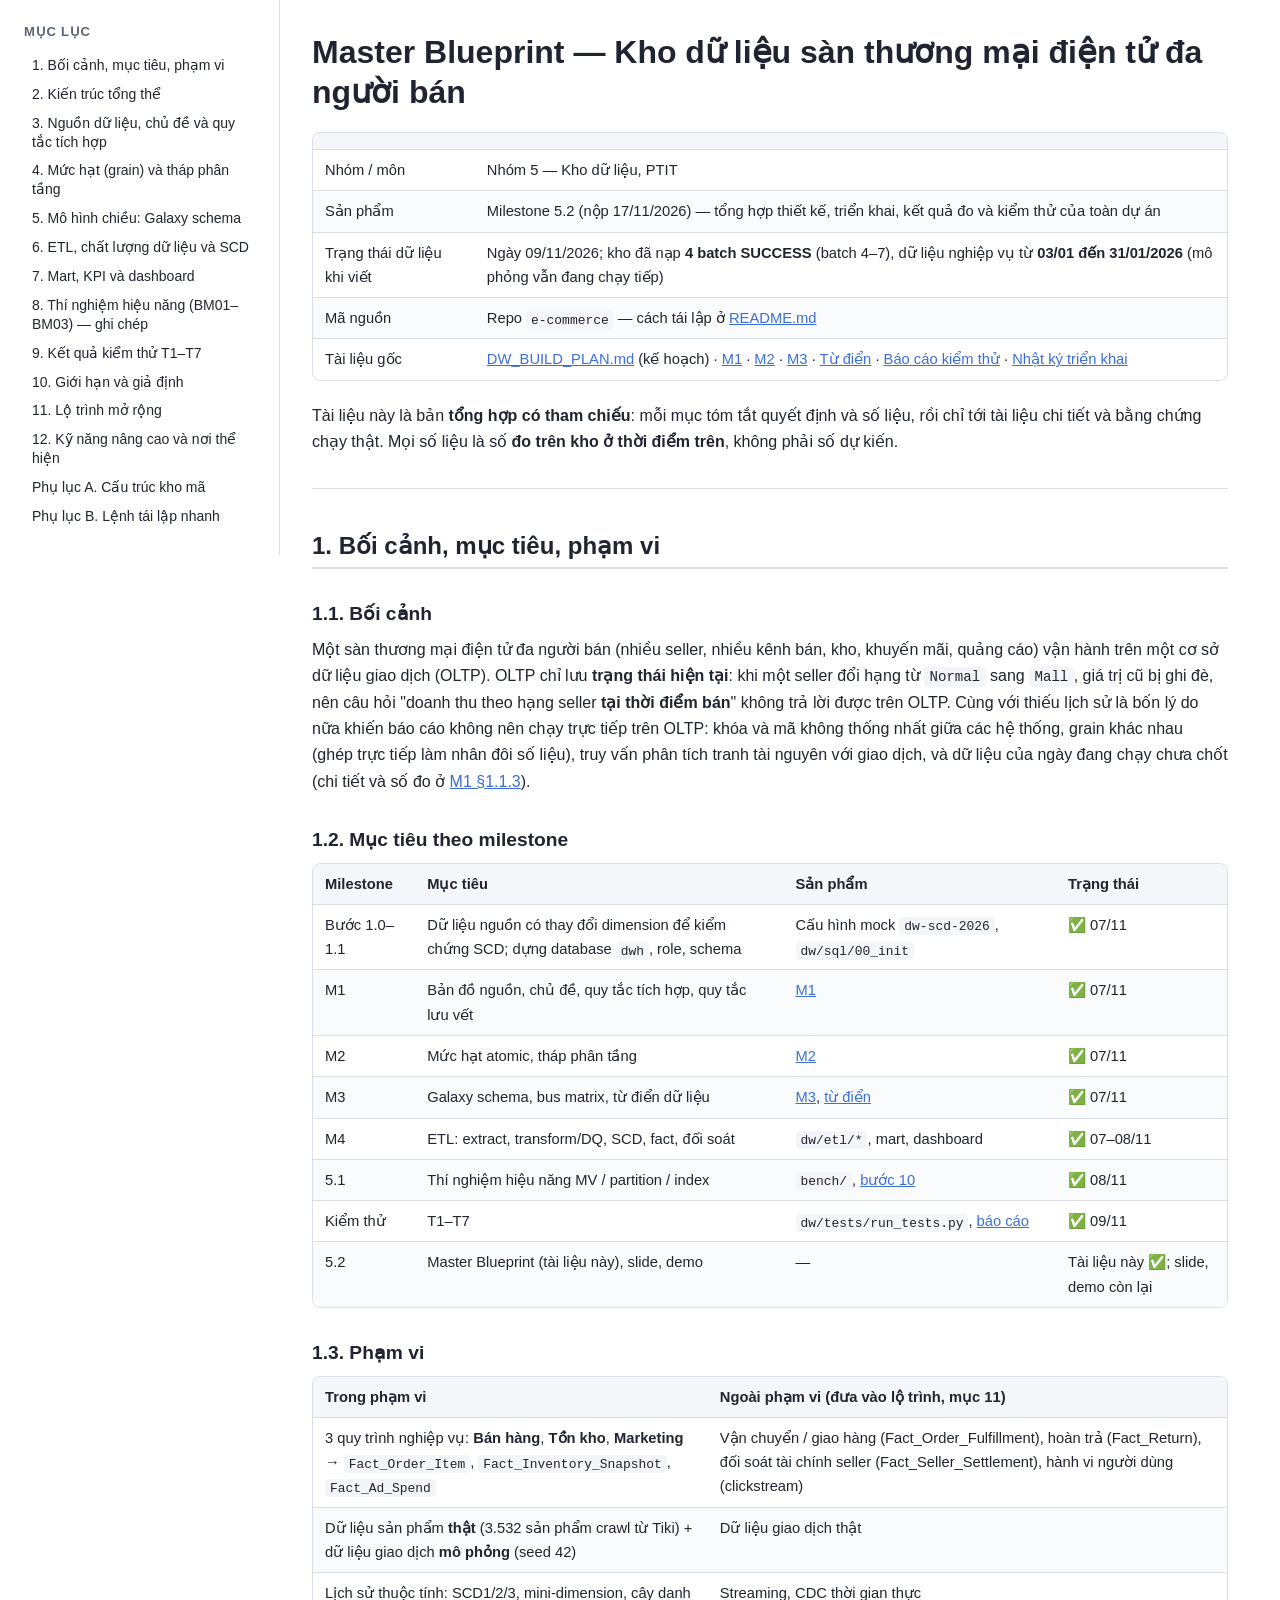
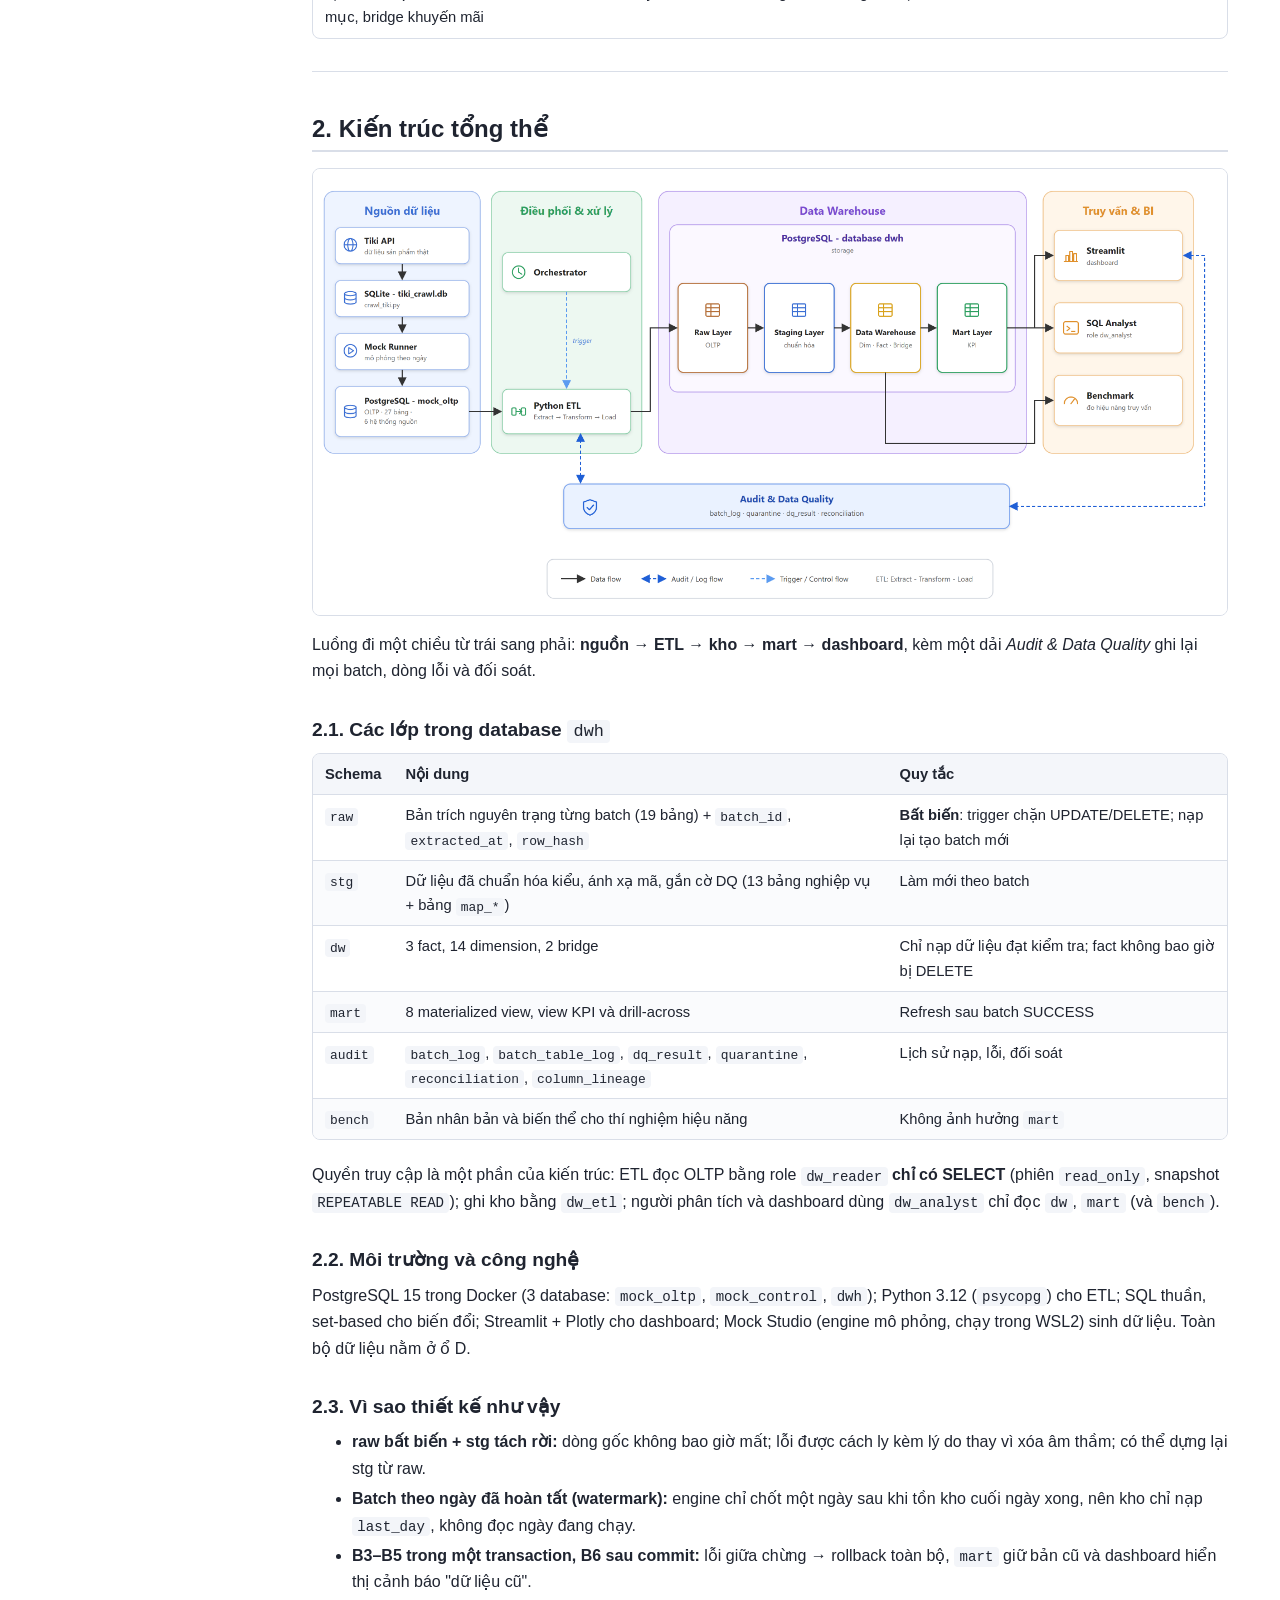
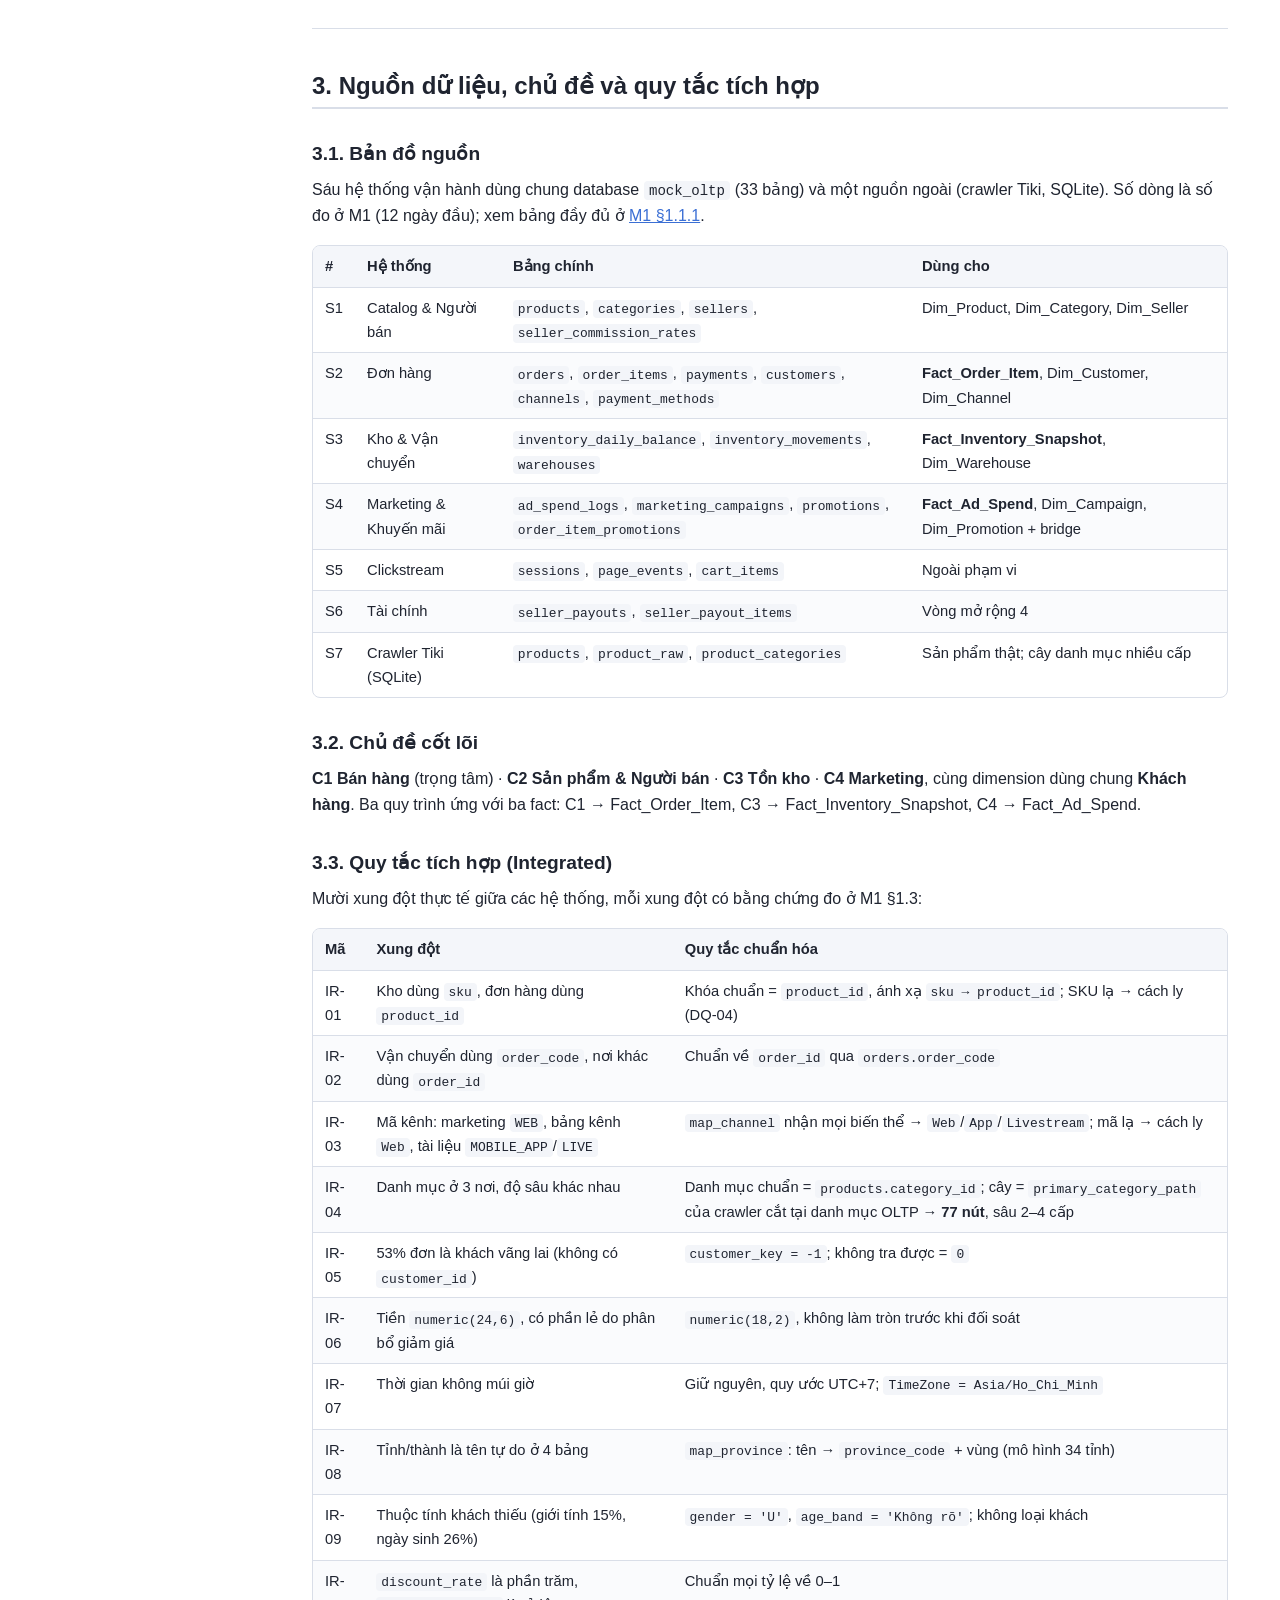
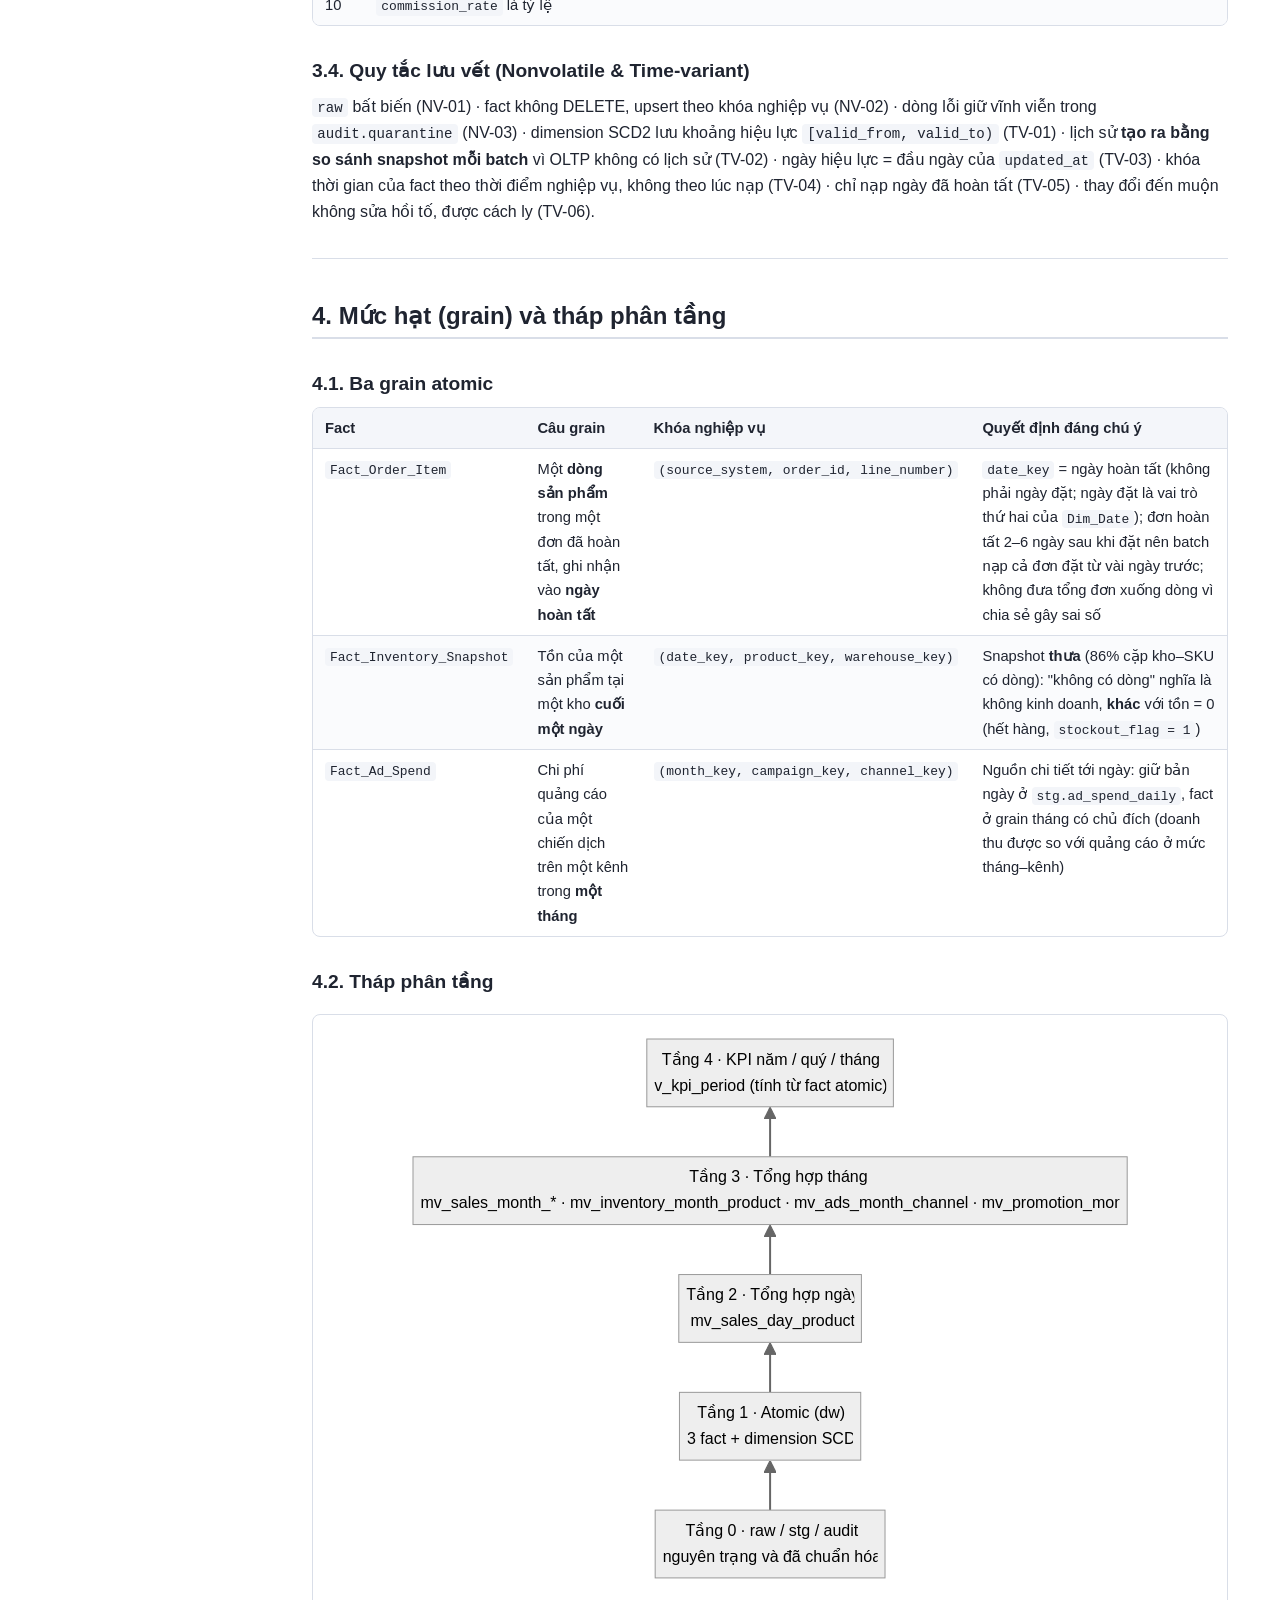
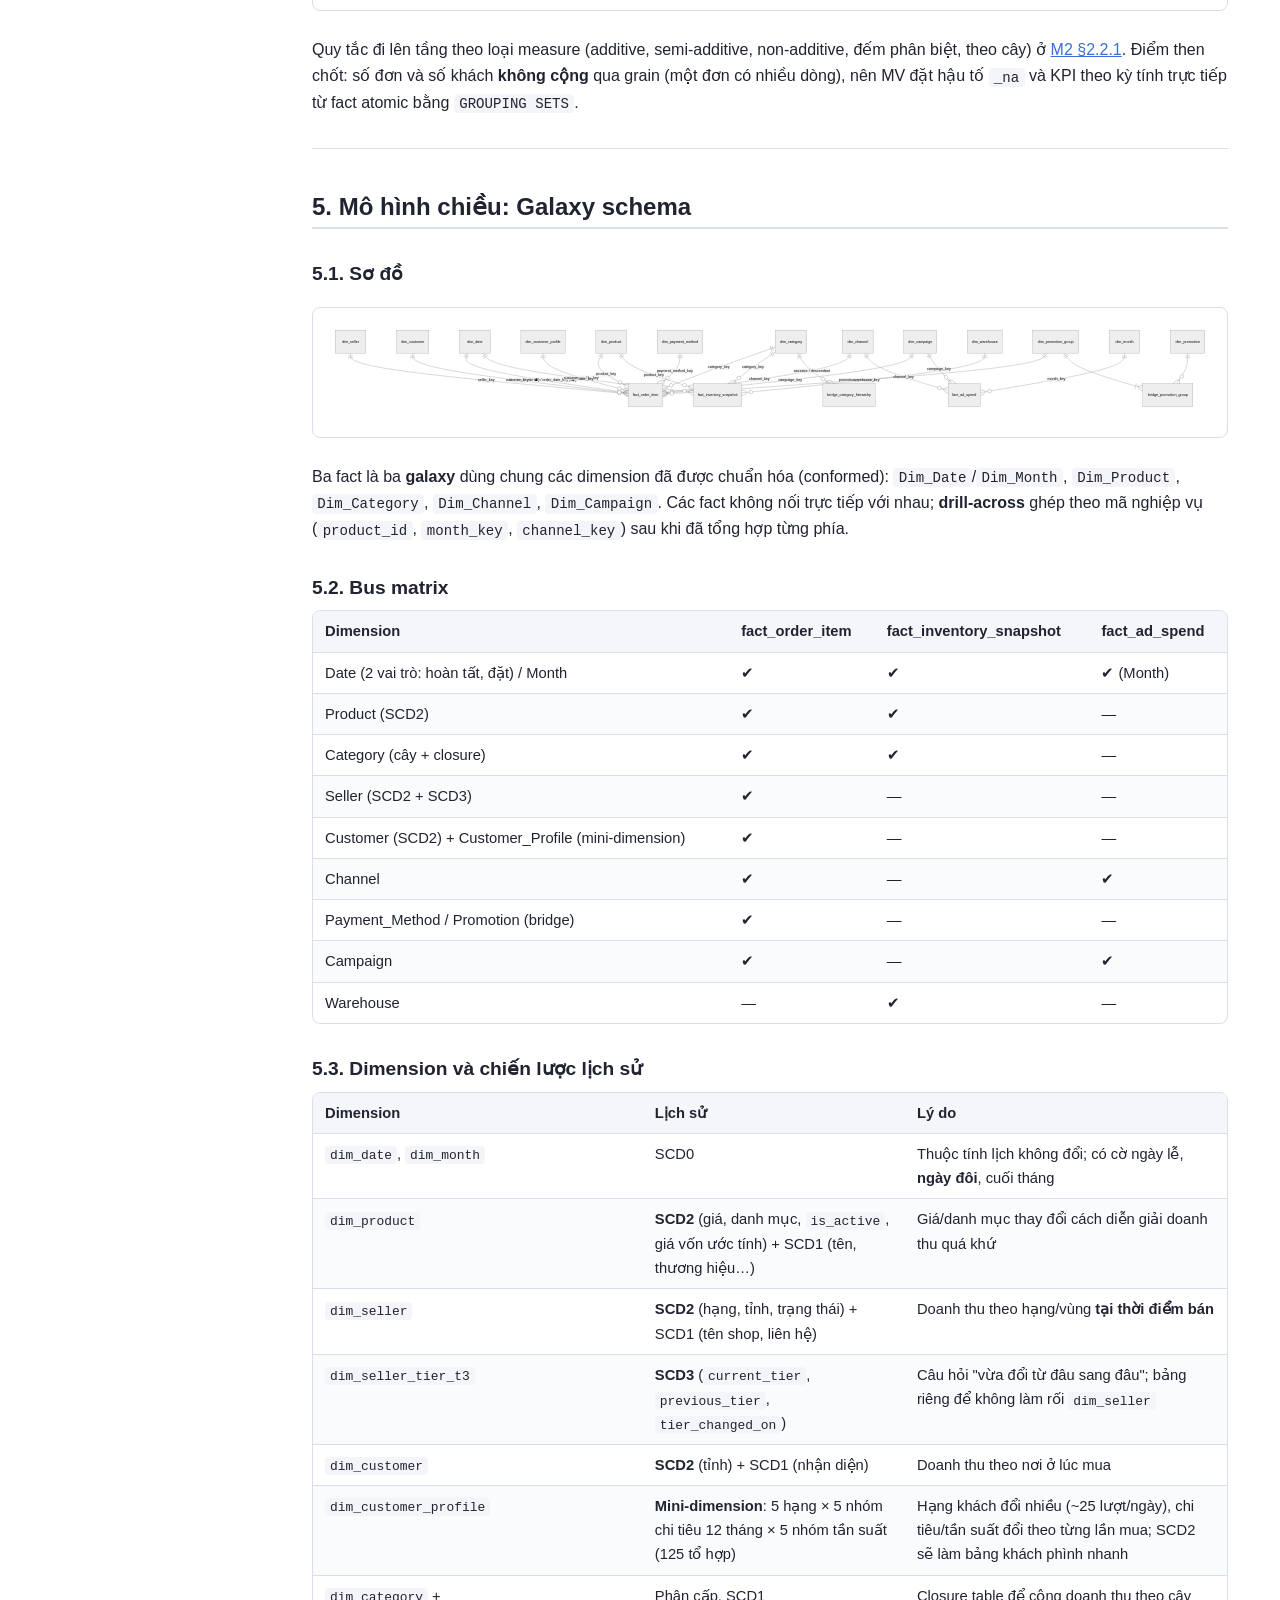
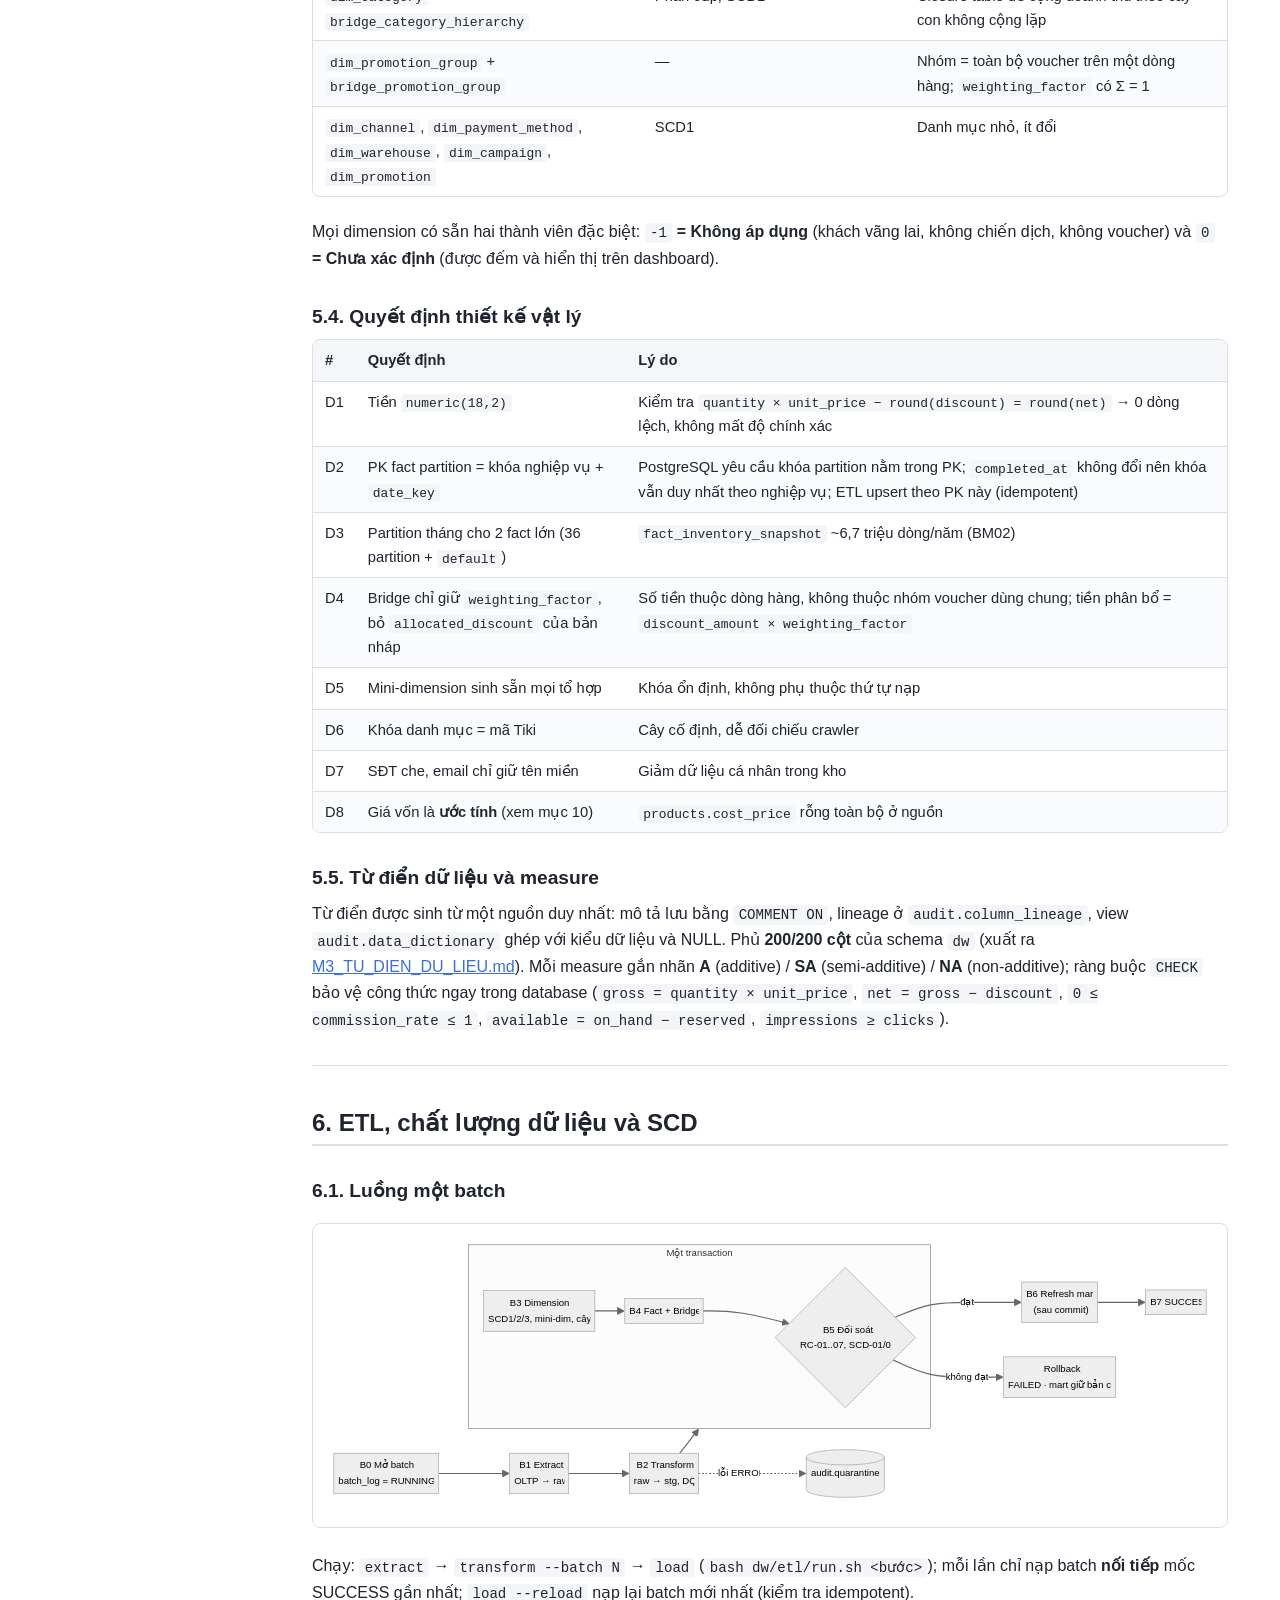
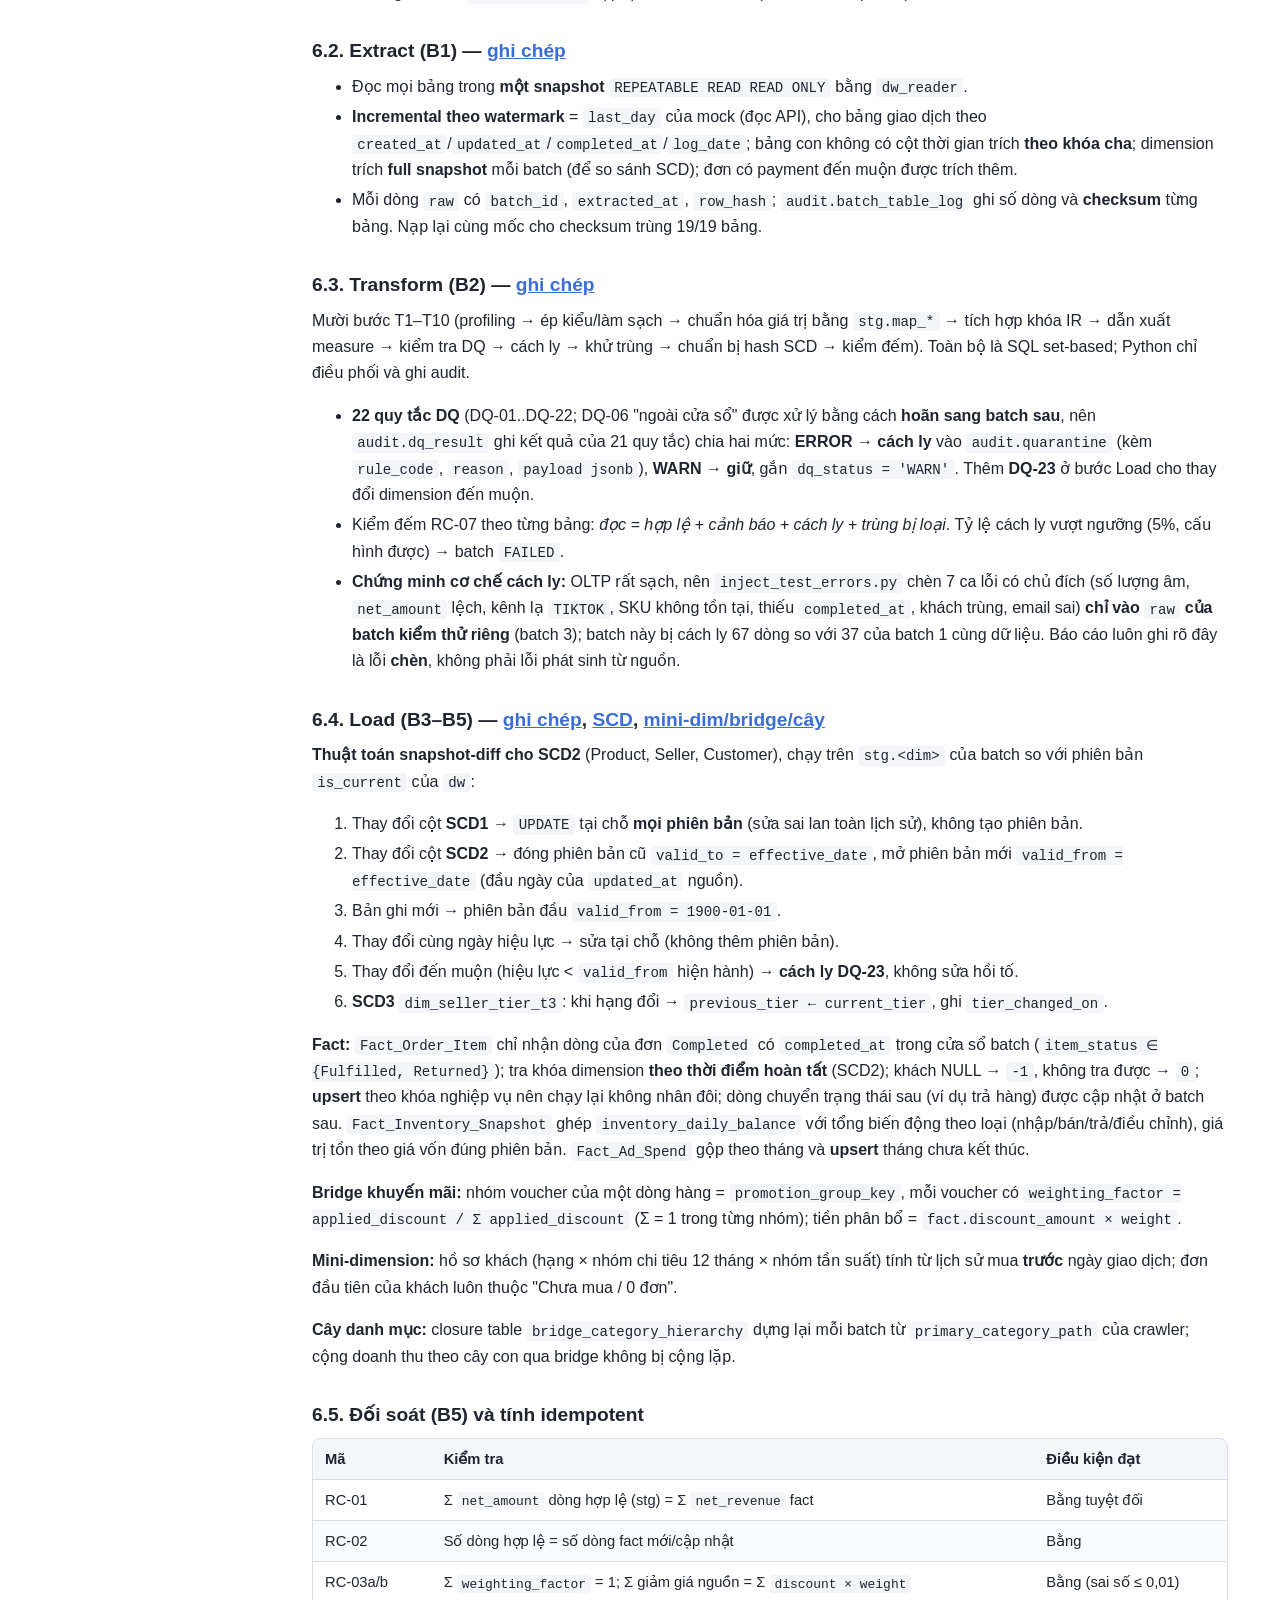
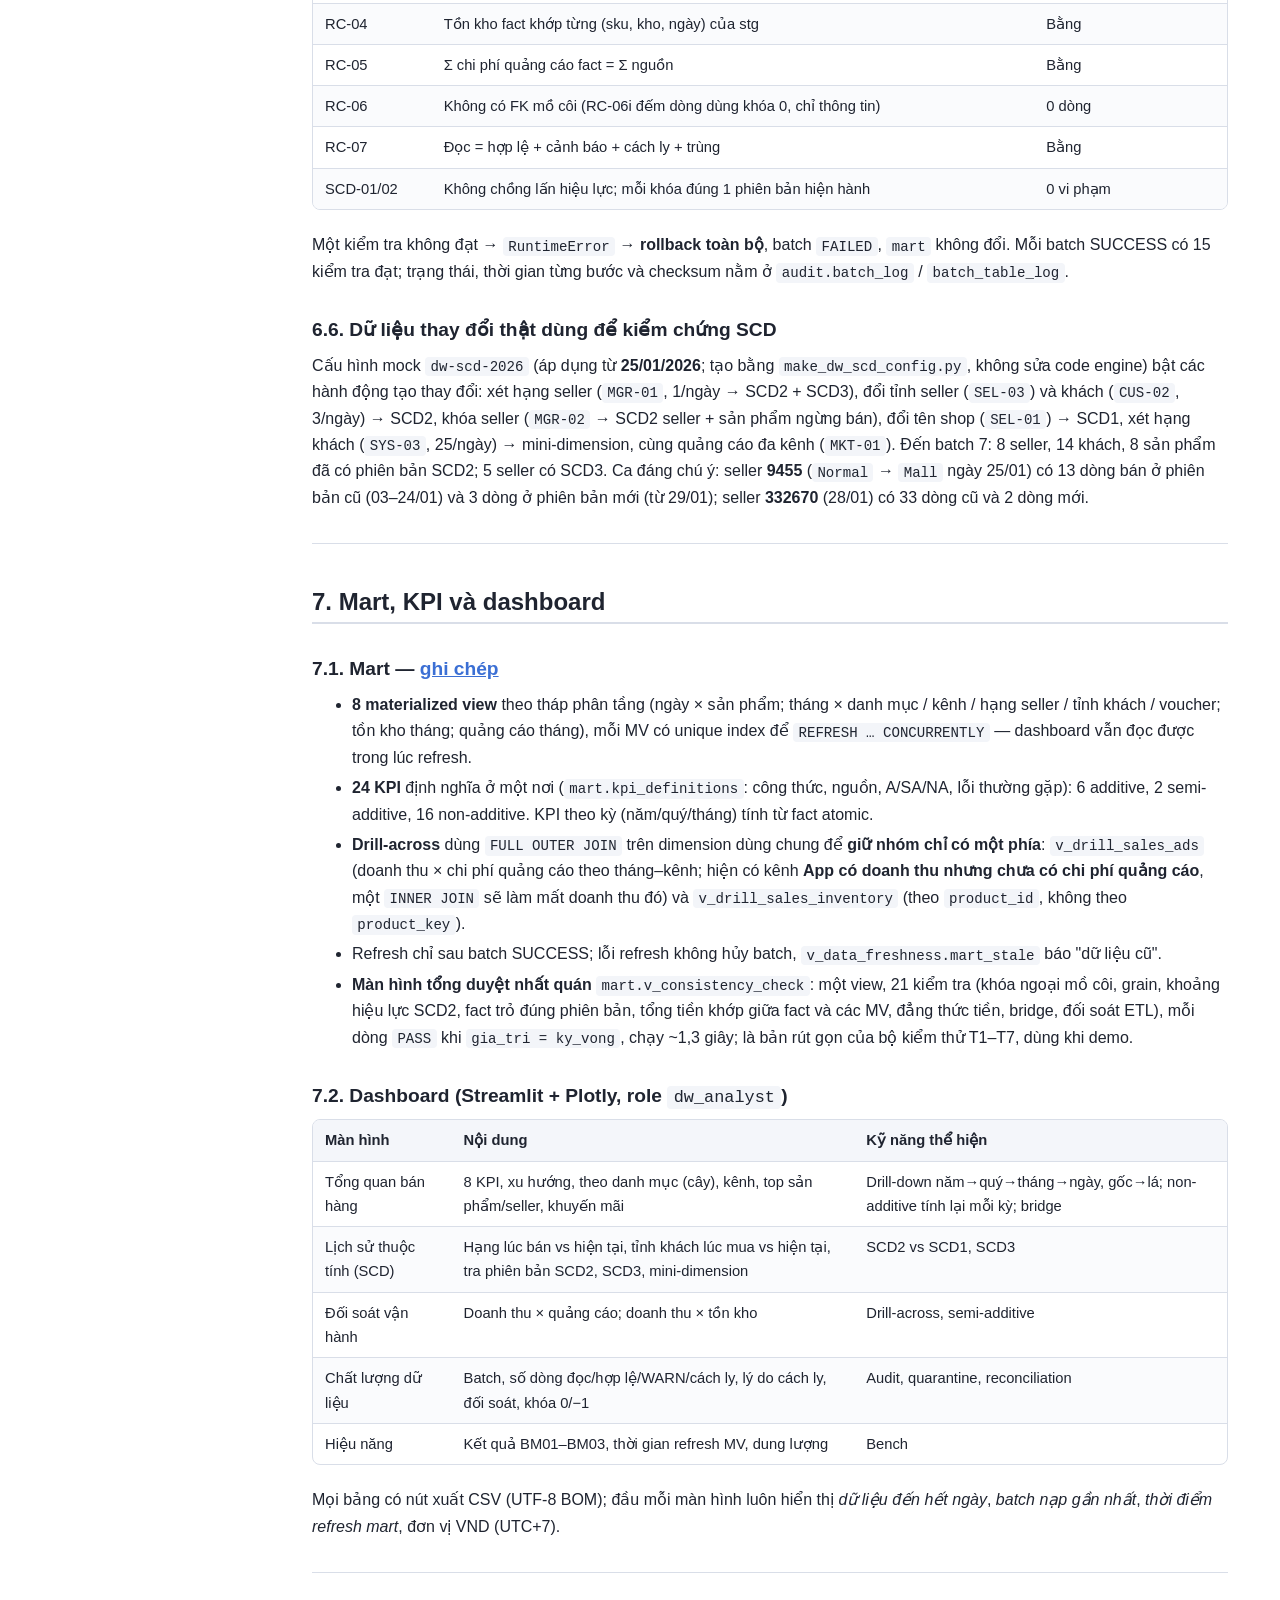
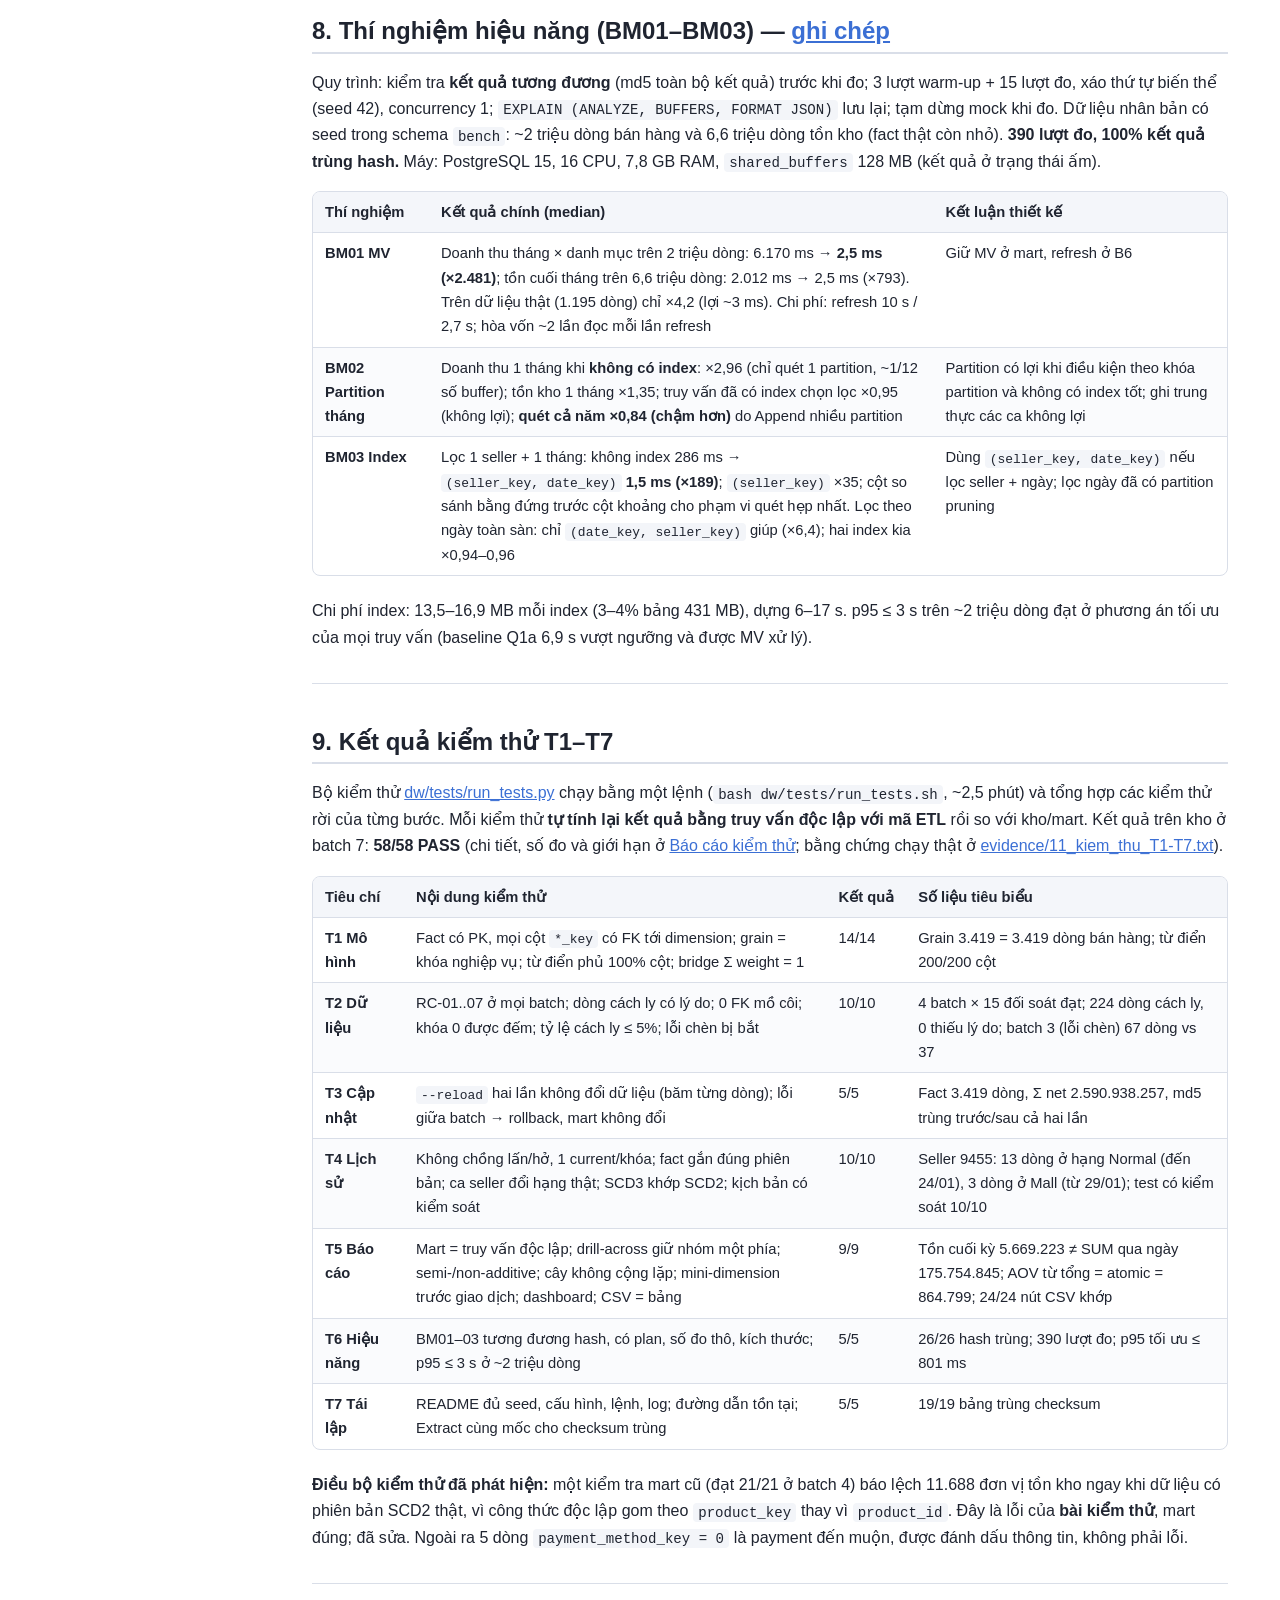
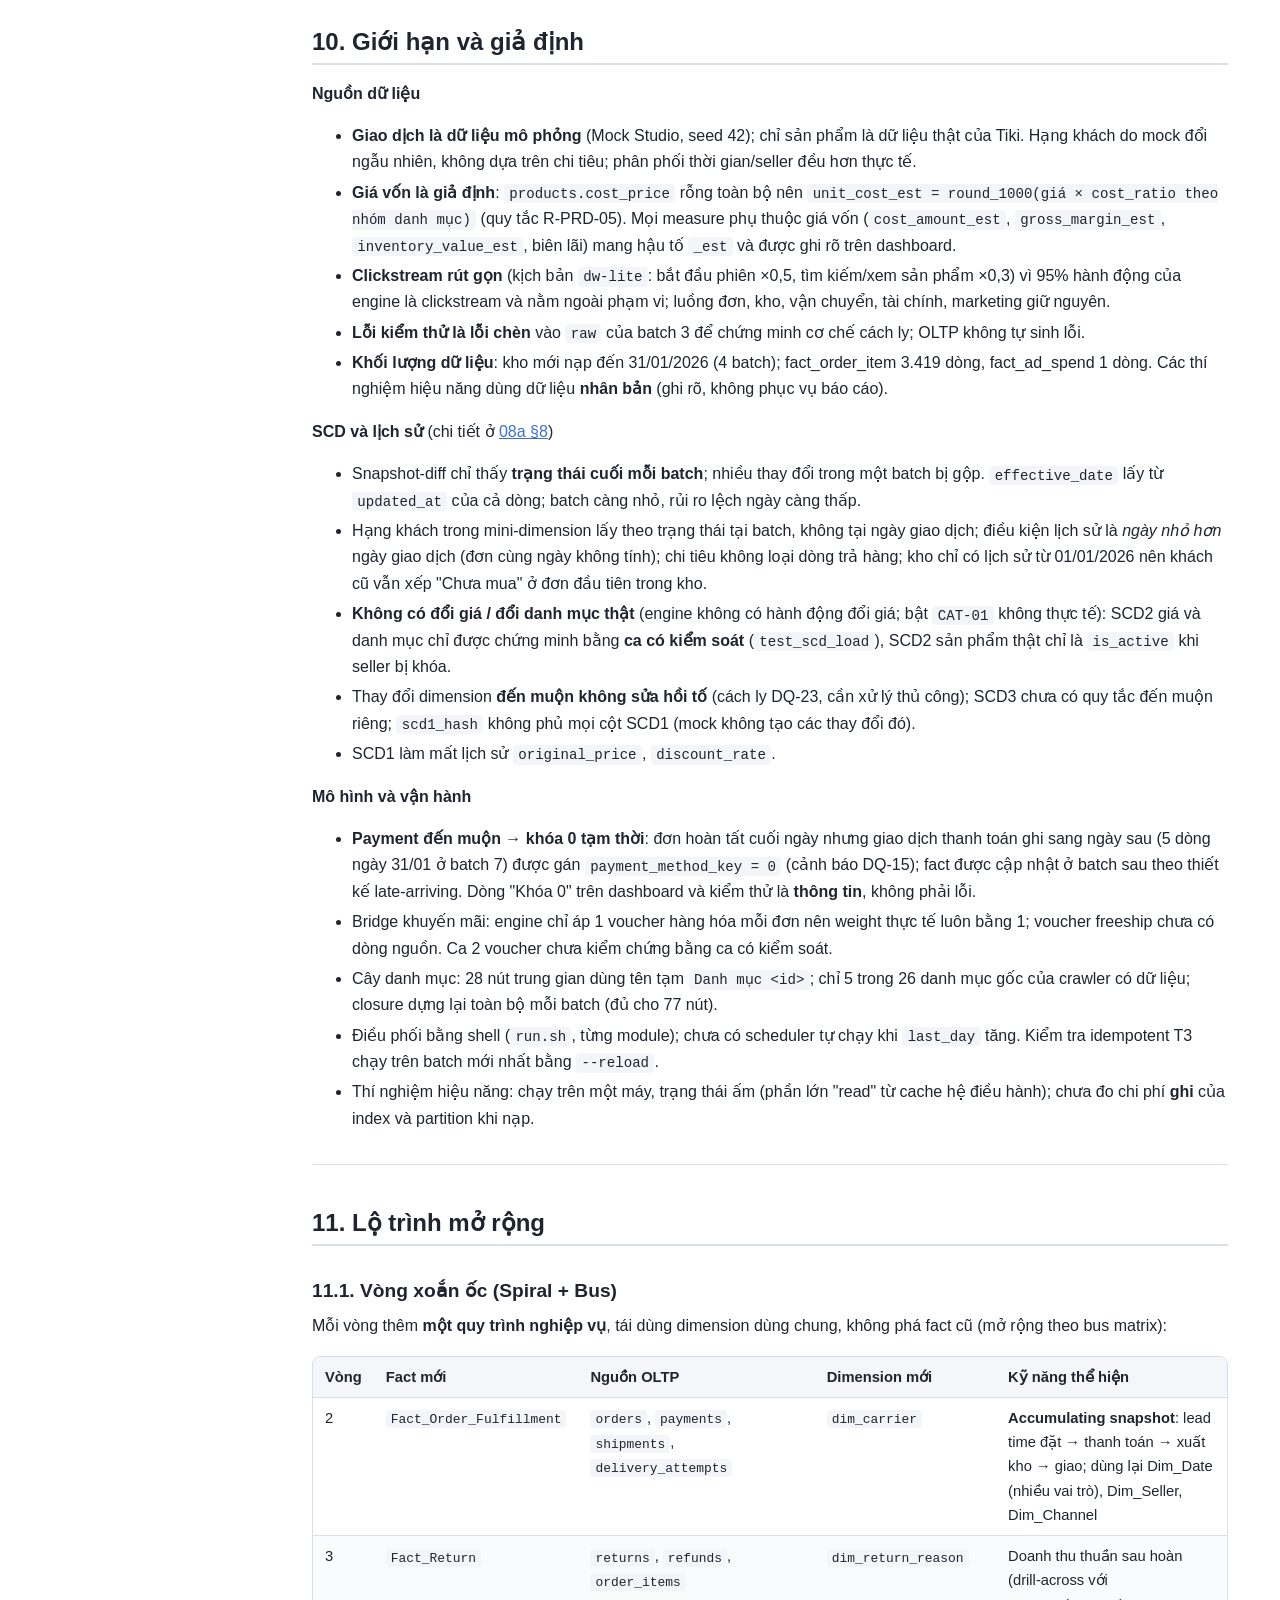
<file: docs/MASTER_BLUEPRINT.html>
<!DOCTYPE html>
<html lang="vi"><head>
<meta charset="utf-8">
<meta name="viewport" content="width=device-width, initial-scale=1">
<title>Master Blueprint — Kho dữ liệu TMĐT đa người bán</title>
<style>
  :root {
    --bg: #ffffff; --fg: #1f2430; --muted: #5b6475; --line: #d9dee8; --soft: #f4f6fa;
    --accent: #3b6fd4; --accent-soft: #eaf1ff; --code-bg: #f3f5f9; --warn: #b45309;
  }
  * { box-sizing: border-box; }
  html { scroll-behavior: smooth; scroll-padding-top: 16px; }
  body {
    margin: 0; background: var(--bg); color: var(--fg);
    font: 16px/1.65 "Segoe UI", Roboto, "Helvetica Neue", Arial, sans-serif;
  }
  .layout { display: flex; align-items: flex-start; max-width: 1360px; margin: 0 auto; }
  nav#toc {
    position: sticky; top: 0; flex: 0 0 280px; max-height: 100vh; overflow-y: auto;
    padding: 24px 16px 24px 24px; border-right: 1px solid var(--line); font-size: 14px;
  }
  nav#toc h2 { font-size: 13px; letter-spacing: .06em; text-transform: uppercase; color: var(--muted); margin: 0 0 10px; border: 0; padding: 0; }
  nav#toc ol { list-style: none; margin: 0; padding: 0; }
  nav#toc li { margin: 0; }
  nav#toc a { display: block; padding: 5px 8px; border-radius: 6px; color: var(--fg); text-decoration: none; line-height: 1.35; }
  nav#toc a:hover { background: var(--accent-soft); color: var(--accent); }
  main { flex: 1 1 auto; min-width: 0; max-width: 980px; padding: 32px 32px 80px; }
  h1 { font-size: 2rem; line-height: 1.25; margin: 0 0 20px; }
  h2 { font-size: 1.5rem; margin: 2.6rem 0 1rem; padding-bottom: .35rem; border-bottom: 2px solid var(--line); line-height: 1.3; }
  h3 { font-size: 1.2rem; margin: 2rem 0 .6rem; line-height: 1.35; }
  h4 { font-size: 1.05rem; margin: 1.5rem 0 .4rem; }
  p, ul, ol { margin: 0 0 1rem; }
  li { margin: .25rem 0; }
  a { color: var(--accent); }
  hr { border: 0; border-top: 1px solid var(--line); margin: 2rem 0; }
  code { font: .88em/1.4 Consolas, "Cascadia Mono", Menlo, monospace; background: var(--code-bg); padding: .12em .38em; border-radius: 4px; }
  pre { background: var(--code-bg); border: 1px solid var(--line); border-radius: 8px; padding: 14px 16px; overflow-x: auto; margin: 0 0 1.2rem; }
  pre code { background: none; padding: 0; font-size: .86rem; line-height: 1.5; }
  blockquote { margin: 0 0 1rem; padding: .4rem 1rem; border-left: 4px solid var(--accent); background: var(--accent-soft); color: var(--fg); }
  .table-wrap { overflow-x: auto; margin: 0 0 1.4rem; border: 1px solid var(--line); border-radius: 8px; }
  table { border-collapse: collapse; width: 100%; font-size: .92rem; }
  th, td { padding: 8px 12px; text-align: left; vertical-align: top; border-bottom: 1px solid var(--line); }
  th { background: var(--soft); font-weight: 600; white-space: nowrap; }
  tbody tr:nth-child(even) td { background: #fafbfd; }
  tbody tr:last-child td { border-bottom: 0; }
  td code, th code { white-space: nowrap; }
  img { max-width: 100%; height: auto; display: block; margin: 1rem auto; border: 1px solid var(--line); border-radius: 8px; }
  .mermaid-box { margin: 1.2rem 0 1.6rem; padding: 16px; border: 1px solid var(--line); border-radius: 8px; background: #fff; overflow-x: auto; text-align: center; }
  .mermaid-box svg { max-width: 100%; height: auto; }
  strong { font-weight: 650; }
  @media (max-width: 960px) {
    .layout { display: block; }
    nav#toc { position: static; max-height: none; border-right: 0; border-bottom: 1px solid var(--line); padding: 16px; }
    main { padding: 20px 16px 60px; }
    h1 { font-size: 1.6rem; } h2 { font-size: 1.3rem; }
  }
  @media print {
    nav#toc { display: none; }
    main { max-width: none; padding: 0; }
    .table-wrap { overflow: visible; }
    h2 { break-after: avoid; } .mermaid-box, pre, table { break-inside: avoid; }
    a { color: inherit; text-decoration: none; }
  }
</style>
</head>
<body>
<div class="layout">
  <nav id="toc"><h2>Mục lục</h2><ol id="toc-list"><li><a href="#1-boi-canh-muc-tieu-pham-vi">1. Bối cảnh, mục tiêu, phạm vi</a></li><li><a href="#2-kien-truc-tong-the">2. Kiến trúc tổng thể</a></li><li><a href="#3-nguon-du-lieu-chu-de-va-quy-tac-tich-hop">3. Nguồn dữ liệu, chủ đề và quy tắc tích hợp</a></li><li><a href="#4-muc-hat-grain-va-thap-phan-tang">4. Mức hạt (grain) và tháp phân tầng</a></li><li><a href="#5-mo-hinh-chieu-galaxy-schema">5. Mô hình chiều: Galaxy schema</a></li><li><a href="#6-etl-chat-luong-du-lieu-va-scd">6. ETL, chất lượng dữ liệu và SCD</a></li><li><a href="#7-mart-kpi-va-dashboard">7. Mart, KPI và dashboard</a></li><li><a href="#8-thi-nghiem-hieu-nang-bm01-bm03-ghi-chep">8. Thí nghiệm hiệu năng (BM01–BM03) — ghi chép</a></li><li><a href="#9-ket-qua-kiem-thu-t1-t7">9. Kết quả kiểm thử T1–T7</a></li><li><a href="#10-gioi-han-va-gia-dinh">10. Giới hạn và giả định</a></li><li><a href="#11-lo-trinh-mo-rong">11. Lộ trình mở rộng</a></li><li><a href="#12-ky-nang-nang-cao-va-noi-the-hien">12. Kỹ năng nâng cao và nơi thể hiện</a></li><li><a href="#phu-luc-a-cau-truc-kho-ma">Phụ lục A. Cấu trúc kho mã</a></li><li><a href="#phu-luc-b-lenh-tai-lap-nhanh">Phụ lục B. Lệnh tái lập nhanh</a></li></ol></nav>
  <main id="content"><h1 id="master-blueprint-kho-du-lieu-san-thuong-mai-dien-tu-da-nguoi-ban">Master Blueprint — Kho dữ liệu sàn thương mại điện tử đa người bán</h1>
<div class="table-wrap"><table>
<thead>
<tr>
<th></th>
<th></th>
</tr>
</thead>
<tbody><tr>
<td>Nhóm / môn</td>
<td>Nhóm 5 — Kho dữ liệu, PTIT</td>
</tr>
<tr>
<td>Sản phẩm</td>
<td>Milestone 5.2 (nộp 17/11/2026) — tổng hợp thiết kế, triển khai, kết quả đo và kiểm thử của toàn dự án</td>
</tr>
<tr>
<td>Trạng thái dữ liệu khi viết</td>
<td>Ngày 09/11/2026; kho đã nạp <strong>4 batch SUCCESS</strong> (batch 4–7), dữ liệu nghiệp vụ từ <strong>03/01 đến 31/01/2026</strong> (mô phỏng vẫn đang chạy tiếp)</td>
</tr>
<tr>
<td>Mã nguồn</td>
<td>Repo <code>e-commerce</code> — cách tái lập ở <a href="../README.md">README.md</a></td>
</tr>
<tr>
<td>Tài liệu gốc</td>
<td><a href="DW_BUILD_PLAN.md">DW_BUILD_PLAN.md</a> (kế hoạch) · <a href="M1_KHAO_SAT_NGUON_CHU_DE_TICH_HOP.md">M1</a> · <a href="M2_GRAIN_PHAN_TANG.md">M2</a> · <a href="M3_THIET_KE_VAT_LY_STAR_SCHEMA.md">M3</a> · <a href="M3_TU_DIEN_DU_LIEU.md">Từ điển</a> · <a href="BAO_CAO_KIEM_THU_T1_T7.md">Báo cáo kiểm thử</a> · <a href="implementation/README.md">Nhật ký triển khai</a></td>
</tr>
</tbody></table></div>
<p>Tài liệu này là bản <strong>tổng hợp có tham chiếu</strong>: mỗi mục tóm tắt quyết định và số liệu, rồi chỉ tới tài liệu chi tiết và bằng chứng chạy thật. Mọi số liệu là số <strong>đo trên kho ở thời điểm trên</strong>, không phải số dự kiến.</p>
<hr>
<h2 id="1-boi-canh-muc-tieu-pham-vi">1. Bối cảnh, mục tiêu, phạm vi</h2>
<h3 id="1-1-boi-canh">1.1. Bối cảnh</h3>
<p>Một sàn thương mại điện tử đa người bán (nhiều seller, nhiều kênh bán, kho, khuyến mãi, quảng cáo) vận hành trên một cơ sở dữ liệu giao dịch (OLTP). OLTP chỉ lưu <strong>trạng thái hiện tại</strong>: khi một seller đổi hạng từ <code>Normal</code> sang <code>Mall</code>, giá trị cũ bị ghi đè, nên câu hỏi "doanh thu theo hạng seller <strong>tại thời điểm bán</strong>" không trả lời được trên OLTP. Cùng với thiếu lịch sử là bốn lý do nữa khiến báo cáo không nên chạy trực tiếp trên OLTP: khóa và mã không thống nhất giữa các hệ thống, grain khác nhau (ghép trực tiếp làm nhân đôi số liệu), truy vấn phân tích tranh tài nguyên với giao dịch, và dữ liệu của ngày đang chạy chưa chốt (chi tiết và số đo ở <a href="M1_KHAO_SAT_NGUON_CHU_DE_TICH_HOP.md">M1 §1.1.3</a>).</p>
<h3 id="1-2-muc-tieu-theo-milestone">1.2. Mục tiêu theo milestone</h3>
<div class="table-wrap"><table>
<thead>
<tr>
<th>Milestone</th>
<th>Mục tiêu</th>
<th>Sản phẩm</th>
<th>Trạng thái</th>
</tr>
</thead>
<tbody><tr>
<td>Bước 1.0–1.1</td>
<td>Dữ liệu nguồn có thay đổi dimension để kiểm chứng SCD; dựng database <code>dwh</code>, role, schema</td>
<td>Cấu hình mock <code>dw-scd-2026</code>, <code>dw/sql/00_init</code></td>
<td>✅ 07/11</td>
</tr>
<tr>
<td>M1</td>
<td>Bản đồ nguồn, chủ đề, quy tắc tích hợp, quy tắc lưu vết</td>
<td><a href="M1_KHAO_SAT_NGUON_CHU_DE_TICH_HOP.md">M1</a></td>
<td>✅ 07/11</td>
</tr>
<tr>
<td>M2</td>
<td>Mức hạt atomic, tháp phân tầng</td>
<td><a href="M2_GRAIN_PHAN_TANG.md">M2</a></td>
<td>✅ 07/11</td>
</tr>
<tr>
<td>M3</td>
<td>Galaxy schema, bus matrix, từ điển dữ liệu</td>
<td><a href="M3_THIET_KE_VAT_LY_STAR_SCHEMA.md">M3</a>, <a href="M3_TU_DIEN_DU_LIEU.md">từ điển</a></td>
<td>✅ 07/11</td>
</tr>
<tr>
<td>M4</td>
<td>ETL: extract, transform/DQ, SCD, fact, đối soát</td>
<td><code>dw/etl/*</code>, mart, dashboard</td>
<td>✅ 07–08/11</td>
</tr>
<tr>
<td>5.1</td>
<td>Thí nghiệm hiệu năng MV / partition / index</td>
<td><code>bench/</code>, <a href="implementation/10_buoc-7_thi-nghiem-hieu-nang.md">bước 10</a></td>
<td>✅ 08/11</td>
</tr>
<tr>
<td>Kiểm thử</td>
<td>T1–T7</td>
<td><code>dw/tests/run_tests.py</code>, <a href="BAO_CAO_KIEM_THU_T1_T7.md">báo cáo</a></td>
<td>✅ 09/11</td>
</tr>
<tr>
<td>5.2</td>
<td>Master Blueprint (tài liệu này), slide, demo</td>
<td>—</td>
<td>Tài liệu này ✅; slide, demo còn lại</td>
</tr>
</tbody></table></div>
<h3 id="1-3-pham-vi">1.3. Phạm vi</h3>
<div class="table-wrap"><table>
<thead>
<tr>
<th>Trong phạm vi</th>
<th>Ngoài phạm vi (đưa vào lộ trình, mục 11)</th>
</tr>
</thead>
<tbody><tr>
<td>3 quy trình nghiệp vụ: <strong>Bán hàng</strong>, <strong>Tồn kho</strong>, <strong>Marketing</strong> → <code>Fact_Order_Item</code>, <code>Fact_Inventory_Snapshot</code>, <code>Fact_Ad_Spend</code></td>
<td>Vận chuyển / giao hàng (Fact_Order_Fulfillment), hoàn trả (Fact_Return), đối soát tài chính seller (Fact_Seller_Settlement), hành vi người dùng (clickstream)</td>
</tr>
<tr>
<td>Dữ liệu sản phẩm <strong>thật</strong> (3.532 sản phẩm crawl từ Tiki) + dữ liệu giao dịch <strong>mô phỏng</strong> (seed 42)</td>
<td>Dữ liệu giao dịch thật</td>
</tr>
<tr>
<td>Lịch sử thuộc tính: SCD1/2/3, mini-dimension, cây danh mục, bridge khuyến mãi</td>
<td>Streaming, CDC thời gian thực</td>
</tr>
</tbody></table></div>
<hr>
<h2 id="2-kien-truc-tong-the">2. Kiến trúc tổng thể</h2>
<p><img src="[data-uri]" alt="Kiến trúc ETL"></p>
<p>Luồng đi một chiều từ trái sang phải: <strong>nguồn → ETL → kho → mart → dashboard</strong>, kèm một dải <em>Audit &amp; Data Quality</em> ghi lại mọi batch, dòng lỗi và đối soát.</p>
<h3 id="2-1-cac-lop-trong-database-dwh">2.1. Các lớp trong database <code>dwh</code></h3>
<div class="table-wrap"><table>
<thead>
<tr>
<th>Schema</th>
<th>Nội dung</th>
<th>Quy tắc</th>
</tr>
</thead>
<tbody><tr>
<td><code>raw</code></td>
<td>Bản trích nguyên trạng từng batch (19 bảng) + <code>batch_id</code>, <code>extracted_at</code>, <code>row_hash</code></td>
<td><strong>Bất biến</strong>: trigger chặn UPDATE/DELETE; nạp lại tạo batch mới</td>
</tr>
<tr>
<td><code>stg</code></td>
<td>Dữ liệu đã chuẩn hóa kiểu, ánh xạ mã, gắn cờ DQ (13 bảng nghiệp vụ + bảng <code>map_*</code>)</td>
<td>Làm mới theo batch</td>
</tr>
<tr>
<td><code>dw</code></td>
<td>3 fact, 14 dimension, 2 bridge</td>
<td>Chỉ nạp dữ liệu đạt kiểm tra; fact không bao giờ bị DELETE</td>
</tr>
<tr>
<td><code>mart</code></td>
<td>8 materialized view, view KPI và drill-across</td>
<td>Refresh sau batch SUCCESS</td>
</tr>
<tr>
<td><code>audit</code></td>
<td><code>batch_log</code>, <code>batch_table_log</code>, <code>dq_result</code>, <code>quarantine</code>, <code>reconciliation</code>, <code>column_lineage</code></td>
<td>Lịch sử nạp, lỗi, đối soát</td>
</tr>
<tr>
<td><code>bench</code></td>
<td>Bản nhân bản và biến thể cho thí nghiệm hiệu năng</td>
<td>Không ảnh hưởng <code>mart</code></td>
</tr>
</tbody></table></div>
<p>Quyền truy cập là một phần của kiến trúc: ETL đọc OLTP bằng role <strong><code>dw_reader</code> chỉ có SELECT</strong> (phiên <code>read_only</code>, snapshot <code>REPEATABLE READ</code>); ghi kho bằng <strong><code>dw_etl</code></strong>; người phân tích và dashboard dùng <strong><code>dw_analyst</code></strong> chỉ đọc <code>dw</code>, <code>mart</code> (và <code>bench</code>).</p>
<h3 id="2-2-moi-truong-va-cong-nghe">2.2. Môi trường và công nghệ</h3>
<p>PostgreSQL 15 trong Docker (3 database: <code>mock_oltp</code>, <code>mock_control</code>, <code>dwh</code>); Python 3.12 (<code>psycopg</code>) cho ETL; SQL thuần, set-based cho biến đổi; Streamlit + Plotly cho dashboard; Mock Studio (engine mô phỏng, chạy trong WSL2) sinh dữ liệu. Toàn bộ dữ liệu nằm ở ổ D.</p>
<h3 id="2-3-vi-sao-thiet-ke-nhu-vay">2.3. Vì sao thiết kế như vậy</h3>
<ul>
<li><strong>raw bất biến + stg tách rời:</strong> dòng gốc không bao giờ mất; lỗi được cách ly kèm lý do thay vì xóa âm thầm; có thể dựng lại stg từ raw.</li>
<li><strong>Batch theo ngày đã hoàn tất (watermark):</strong> engine chỉ chốt một ngày sau khi tồn kho cuối ngày xong, nên kho chỉ nạp <code>last_day</code>, không đọc ngày đang chạy.</li>
<li><strong>B3–B5 trong một transaction, B6 sau commit:</strong> lỗi giữa chừng → rollback toàn bộ, <code>mart</code> giữ bản cũ và dashboard hiển thị cảnh báo "dữ liệu cũ".</li>
</ul>
<hr>
<h2 id="3-nguon-du-lieu-chu-de-va-quy-tac-tich-hop">3. Nguồn dữ liệu, chủ đề và quy tắc tích hợp</h2>
<h3 id="3-1-ban-do-nguon">3.1. Bản đồ nguồn</h3>
<p>Sáu hệ thống vận hành dùng chung database <code>mock_oltp</code> (33 bảng) và một nguồn ngoài (crawler Tiki, SQLite). Số dòng là số đo ở M1 (12 ngày đầu); xem bảng đầy đủ ở <a href="M1_KHAO_SAT_NGUON_CHU_DE_TICH_HOP.md">M1 §1.1.1</a>.</p>
<div class="table-wrap"><table>
<thead>
<tr>
<th>#</th>
<th>Hệ thống</th>
<th>Bảng chính</th>
<th>Dùng cho</th>
</tr>
</thead>
<tbody><tr>
<td>S1</td>
<td>Catalog &amp; Người bán</td>
<td><code>products</code>, <code>categories</code>, <code>sellers</code>, <code>seller_commission_rates</code></td>
<td>Dim_Product, Dim_Category, Dim_Seller</td>
</tr>
<tr>
<td>S2</td>
<td>Đơn hàng</td>
<td><code>orders</code>, <code>order_items</code>, <code>payments</code>, <code>customers</code>, <code>channels</code>, <code>payment_methods</code></td>
<td><strong>Fact_Order_Item</strong>, Dim_Customer, Dim_Channel</td>
</tr>
<tr>
<td>S3</td>
<td>Kho &amp; Vận chuyển</td>
<td><code>inventory_daily_balance</code>, <code>inventory_movements</code>, <code>warehouses</code></td>
<td><strong>Fact_Inventory_Snapshot</strong>, Dim_Warehouse</td>
</tr>
<tr>
<td>S4</td>
<td>Marketing &amp; Khuyến mãi</td>
<td><code>ad_spend_logs</code>, <code>marketing_campaigns</code>, <code>promotions</code>, <code>order_item_promotions</code></td>
<td><strong>Fact_Ad_Spend</strong>, Dim_Campaign, Dim_Promotion + bridge</td>
</tr>
<tr>
<td>S5</td>
<td>Clickstream</td>
<td><code>sessions</code>, <code>page_events</code>, <code>cart_items</code></td>
<td>Ngoài phạm vi</td>
</tr>
<tr>
<td>S6</td>
<td>Tài chính</td>
<td><code>seller_payouts</code>, <code>seller_payout_items</code></td>
<td>Vòng mở rộng 4</td>
</tr>
<tr>
<td>S7</td>
<td>Crawler Tiki (SQLite)</td>
<td><code>products</code>, <code>product_raw</code>, <code>product_categories</code></td>
<td>Sản phẩm thật; cây danh mục nhiều cấp</td>
</tr>
</tbody></table></div>
<h3 id="3-2-chu-de-cot-loi">3.2. Chủ đề cốt lõi</h3>
<p><strong>C1 Bán hàng</strong> (trọng tâm) · <strong>C2 Sản phẩm &amp; Người bán</strong> · <strong>C3 Tồn kho</strong> · <strong>C4 Marketing</strong>, cùng dimension dùng chung <strong>Khách hàng</strong>. Ba quy trình ứng với ba fact: C1 → Fact_Order_Item, C3 → Fact_Inventory_Snapshot, C4 → Fact_Ad_Spend.</p>
<h3 id="3-3-quy-tac-tich-hop-integrated">3.3. Quy tắc tích hợp (Integrated)</h3>
<p>Mười xung đột thực tế giữa các hệ thống, mỗi xung đột có bằng chứng đo ở M1 §1.3:</p>
<div class="table-wrap"><table>
<thead>
<tr>
<th>Mã</th>
<th>Xung đột</th>
<th>Quy tắc chuẩn hóa</th>
</tr>
</thead>
<tbody><tr>
<td>IR-01</td>
<td>Kho dùng <code>sku</code>, đơn hàng dùng <code>product_id</code></td>
<td>Khóa chuẩn = <code>product_id</code>, ánh xạ <code>sku → product_id</code>; SKU lạ → cách ly (DQ-04)</td>
</tr>
<tr>
<td>IR-02</td>
<td>Vận chuyển dùng <code>order_code</code>, nơi khác dùng <code>order_id</code></td>
<td>Chuẩn về <code>order_id</code> qua <code>orders.order_code</code></td>
</tr>
<tr>
<td>IR-03</td>
<td>Mã kênh: marketing <code>WEB</code>, bảng kênh <code>Web</code>, tài liệu <code>MOBILE_APP</code>/<code>LIVE</code></td>
<td><code>map_channel</code> nhận mọi biến thể → <code>Web</code>/<code>App</code>/<code>Livestream</code>; mã lạ → cách ly</td>
</tr>
<tr>
<td>IR-04</td>
<td>Danh mục ở 3 nơi, độ sâu khác nhau</td>
<td>Danh mục chuẩn = <code>products.category_id</code>; cây = <code>primary_category_path</code> của crawler cắt tại danh mục OLTP → <strong>77 nút</strong>, sâu 2–4 cấp</td>
</tr>
<tr>
<td>IR-05</td>
<td>53% đơn là khách vãng lai (không có <code>customer_id</code>)</td>
<td><code>customer_key = -1</code>; không tra được = <code>0</code></td>
</tr>
<tr>
<td>IR-06</td>
<td>Tiền <code>numeric(24,6)</code>, có phần lẻ do phân bổ giảm giá</td>
<td><code>numeric(18,2)</code>, không làm tròn trước khi đối soát</td>
</tr>
<tr>
<td>IR-07</td>
<td>Thời gian không múi giờ</td>
<td>Giữ nguyên, quy ước UTC+7; <code>TimeZone = Asia/Ho_Chi_Minh</code></td>
</tr>
<tr>
<td>IR-08</td>
<td>Tỉnh/thành là tên tự do ở 4 bảng</td>
<td><code>map_province</code>: tên → <code>province_code</code> + vùng (mô hình 34 tỉnh)</td>
</tr>
<tr>
<td>IR-09</td>
<td>Thuộc tính khách thiếu (giới tính 15%, ngày sinh 26%)</td>
<td><code>gender = 'U'</code>, <code>age_band = 'Không rõ'</code>; không loại khách</td>
</tr>
<tr>
<td>IR-10</td>
<td><code>discount_rate</code> là phần trăm, <code>commission_rate</code> là tỷ lệ</td>
<td>Chuẩn mọi tỷ lệ về 0–1</td>
</tr>
</tbody></table></div>
<h3 id="3-4-quy-tac-luu-vet-nonvolatile-time-variant">3.4. Quy tắc lưu vết (Nonvolatile &amp; Time-variant)</h3>
<p><code>raw</code> bất biến (NV-01) · fact không DELETE, upsert theo khóa nghiệp vụ (NV-02) · dòng lỗi giữ vĩnh viễn trong <code>audit.quarantine</code> (NV-03) · dimension SCD2 lưu khoảng hiệu lực <code>[valid_from, valid_to)</code> (TV-01) · lịch sử <strong>tạo ra bằng so sánh snapshot mỗi batch</strong> vì OLTP không có lịch sử (TV-02) · ngày hiệu lực = đầu ngày của <code>updated_at</code> (TV-03) · khóa thời gian của fact theo thời điểm nghiệp vụ, không theo lúc nạp (TV-04) · chỉ nạp ngày đã hoàn tất (TV-05) · thay đổi đến muộn không sửa hồi tố, được cách ly (TV-06).</p>
<hr>
<h2 id="4-muc-hat-grain-va-thap-phan-tang">4. Mức hạt (grain) và tháp phân tầng</h2>
<h3 id="4-1-ba-grain-atomic">4.1. Ba grain atomic</h3>
<div class="table-wrap"><table>
<thead>
<tr>
<th>Fact</th>
<th>Câu grain</th>
<th>Khóa nghiệp vụ</th>
<th>Quyết định đáng chú ý</th>
</tr>
</thead>
<tbody><tr>
<td><code>Fact_Order_Item</code></td>
<td>Một <strong>dòng sản phẩm</strong> trong một đơn đã hoàn tất, ghi nhận vào <strong>ngày hoàn tất</strong></td>
<td><code>(source_system, order_id, line_number)</code></td>
<td><code>date_key</code> = ngày hoàn tất (không phải ngày đặt; ngày đặt là vai trò thứ hai của <code>Dim_Date</code>); đơn hoàn tất 2–6 ngày sau khi đặt nên batch nạp cả đơn đặt từ vài ngày trước; không đưa tổng đơn xuống dòng vì chia sẻ gây sai số</td>
</tr>
<tr>
<td><code>Fact_Inventory_Snapshot</code></td>
<td>Tồn của một sản phẩm tại một kho <strong>cuối một ngày</strong></td>
<td><code>(date_key, product_key, warehouse_key)</code></td>
<td>Snapshot <strong>thưa</strong> (86% cặp kho–SKU có dòng): "không có dòng" nghĩa là không kinh doanh, <strong>khác</strong> với tồn = 0 (hết hàng, <code>stockout_flag = 1</code>)</td>
</tr>
<tr>
<td><code>Fact_Ad_Spend</code></td>
<td>Chi phí quảng cáo của một chiến dịch trên một kênh trong <strong>một tháng</strong></td>
<td><code>(month_key, campaign_key, channel_key)</code></td>
<td>Nguồn chi tiết tới ngày: giữ bản ngày ở <code>stg.ad_spend_daily</code>, fact ở grain tháng có chủ đích (doanh thu được so với quảng cáo ở mức tháng–kênh)</td>
</tr>
</tbody></table></div>
<h3 id="4-2-thap-phan-tang">4.2. Tháp phân tầng</h3>
<div class="mermaid-box"><div class="mermaid" data-processed="true"><svg id="mermaid-1794237467637" width="100%" xmlns="http://www.w3.org/2000/svg" xmlns:xlink="http://www.w3.org/1999/xlink" style="max-width: 730.1875px;" viewBox="-8 -8 730.1875 554.90625" role="graphics-document document" aria-roledescription="flowchart-v2"><style>#mermaid-1794237467637{font-family:"Segoe UI",Roboto,Arial,sans-serif;font-size:16px;fill:#000000;}#mermaid-1794237467637 .error-icon{fill:#552222;}#mermaid-1794237467637 .error-text{fill:#552222;stroke:#552222;}#mermaid-1794237467637 .edge-thickness-normal{stroke-width:2px;}#mermaid-1794237467637 .edge-thickness-thick{stroke-width:3.5px;}#mermaid-1794237467637 .edge-pattern-solid{stroke-dasharray:0;}#mermaid-1794237467637 .edge-pattern-dashed{stroke-dasharray:3;}#mermaid-1794237467637 .edge-pattern-dotted{stroke-dasharray:2;}#mermaid-1794237467637 .marker{fill:#666;stroke:#666;}#mermaid-1794237467637 .marker.cross{stroke:#666;}#mermaid-1794237467637 svg{font-family:"Segoe UI",Roboto,Arial,sans-serif;font-size:16px;}#mermaid-1794237467637 .label{font-family:"Segoe UI",Roboto,Arial,sans-serif;color:#000000;}#mermaid-1794237467637 .cluster-label text{fill:#333;}#mermaid-1794237467637 .cluster-label span,#mermaid-1794237467637 p{color:#333;}#mermaid-1794237467637 .label text,#mermaid-1794237467637 span,#mermaid-1794237467637 p{fill:#000000;color:#000000;}#mermaid-1794237467637 .node rect,#mermaid-1794237467637 .node circle,#mermaid-1794237467637 .node ellipse,#mermaid-1794237467637 .node polygon,#mermaid-1794237467637 .node path{fill:#eee;stroke:#999;stroke-width:1px;}#mermaid-1794237467637 .flowchart-label text{text-anchor:middle;}#mermaid-1794237467637 .node .katex path{fill:#000;stroke:#000;stroke-width:1px;}#mermaid-1794237467637 .node .label{text-align:center;}#mermaid-1794237467637 .node.clickable{cursor:pointer;}#mermaid-1794237467637 .arrowheadPath{fill:#333333;}#mermaid-1794237467637 .edgePath .path{stroke:#666;stroke-width:2.0px;}#mermaid-1794237467637 .flowchart-link{stroke:#666;fill:none;}#mermaid-1794237467637 .edgeLabel{background-color:white;text-align:center;}#mermaid-1794237467637 .edgeLabel rect{opacity:0.5;background-color:white;fill:white;}#mermaid-1794237467637 .labelBkg{background-color:rgba(255, 255, 255, 0.5);}#mermaid-1794237467637 .cluster rect{fill:hsl(0, 0%, 98.9215686275%);stroke:#707070;stroke-width:1px;}#mermaid-1794237467637 .cluster text{fill:#333;}#mermaid-1794237467637 .cluster span,#mermaid-1794237467637 p{color:#333;}#mermaid-1794237467637 div.mermaidTooltip{position:absolute;text-align:center;max-width:200px;padding:2px;font-family:"Segoe UI",Roboto,Arial,sans-serif;font-size:12px;background:hsl(-160, 0%, 93.3333333333%);border:1px solid #707070;border-radius:2px;pointer-events:none;z-index:100;}#mermaid-1794237467637 .flowchartTitleText{text-anchor:middle;font-size:18px;fill:#000000;}#mermaid-1794237467637 :root{--mermaid-font-family:"Segoe UI",Roboto,Arial,sans-serif;}</style><g><marker id="mermaid-1794237467637_flowchart-pointEnd" class="marker flowchart" viewBox="0 0 10 10" refX="6" refY="5" markerUnits="userSpaceOnUse" markerWidth="12" markerHeight="12" orient="auto"><path d="M 0 0 L 10 5 L 0 10 z" class="arrowMarkerPath" style="stroke-width: 1; stroke-dasharray: 1, 0;"></path></marker><marker id="mermaid-1794237467637_flowchart-pointStart" class="marker flowchart" viewBox="0 0 10 10" refX="4.5" refY="5" markerUnits="userSpaceOnUse" markerWidth="12" markerHeight="12" orient="auto"><path d="M 0 5 L 10 10 L 10 0 z" class="arrowMarkerPath" style="stroke-width: 1; stroke-dasharray: 1, 0;"></path></marker><marker id="mermaid-1794237467637_flowchart-circleEnd" class="marker flowchart" viewBox="0 0 10 10" refX="11" refY="5" markerUnits="userSpaceOnUse" markerWidth="11" markerHeight="11" orient="auto"><circle cx="5" cy="5" r="5" class="arrowMarkerPath" style="stroke-width: 1; stroke-dasharray: 1, 0;"></circle></marker><marker id="mermaid-1794237467637_flowchart-circleStart" class="marker flowchart" viewBox="0 0 10 10" refX="-1" refY="5" markerUnits="userSpaceOnUse" markerWidth="11" markerHeight="11" orient="auto"><circle cx="5" cy="5" r="5" class="arrowMarkerPath" style="stroke-width: 1; stroke-dasharray: 1, 0;"></circle></marker><marker id="mermaid-1794237467637_flowchart-crossEnd" class="marker cross flowchart" viewBox="0 0 11 11" refX="12" refY="5.2" markerUnits="userSpaceOnUse" markerWidth="11" markerHeight="11" orient="auto"><path d="M 1,1 l 9,9 M 10,1 l -9,9" class="arrowMarkerPath" style="stroke-width: 2; stroke-dasharray: 1, 0;"></path></marker><marker id="mermaid-1794237467637_flowchart-crossStart" class="marker cross flowchart" viewBox="0 0 11 11" refX="-1" refY="5.2" markerUnits="userSpaceOnUse" markerWidth="11" markerHeight="11" orient="auto"><path d="M 1,1 l 9,9 M 10,1 l -9,9" class="arrowMarkerPath" style="stroke-width: 2; stroke-dasharray: 1, 0;"></path></marker><g class="root"><g class="clusters"></g><g class="edgePaths"><path d="M357.094,471.125L357.094,466.958C357.094,462.792,357.094,454.458,357.094,447.008C357.094,439.558,357.094,432.992,357.094,429.708L357.094,426.425" id="L-L0-L1-0" class=" edge-thickness-normal edge-pattern-solid flowchart-link LS-L0 LE-L1" style="fill:none;" marker-end="url(#mermaid-1794237467637_flowchart-pointEnd)"></path><path d="M357.094,353.344L357.094,349.177C357.094,345.01,357.094,336.677,357.094,329.227C357.094,321.777,357.094,315.21,357.094,311.927L357.094,308.644" id="L-L1-L2-0" class=" edge-thickness-normal edge-pattern-solid flowchart-link LS-L1 LE-L2" style="fill:none;" marker-end="url(#mermaid-1794237467637_flowchart-pointEnd)"></path><path d="M357.094,235.563L357.094,231.396C357.094,227.229,357.094,218.896,357.094,211.446C357.094,203.996,357.094,197.429,357.094,194.146L357.094,190.863" id="L-L2-L3-0" class=" edge-thickness-normal edge-pattern-solid flowchart-link LS-L2 LE-L3" style="fill:none;" marker-end="url(#mermaid-1794237467637_flowchart-pointEnd)"></path><path d="M357.094,117.781L357.094,113.615C357.094,109.448,357.094,101.115,357.094,93.665C357.094,86.215,357.094,79.648,357.094,76.365L357.094,73.081" id="L-L3-L4-0" class=" edge-thickness-normal edge-pattern-solid flowchart-link LS-L3 LE-L4" style="fill:none;" marker-end="url(#mermaid-1794237467637_flowchart-pointEnd)"></path></g><g class="edgeLabels"><g class="edgeLabel"><g class="label" transform="translate(0, 0)"><foreignObject width="0" height="0"><div xmlns="http://www.w3.org/1999/xhtml" style="display: inline-block; white-space: nowrap;"><span class="edgeLabel"></span></div></foreignObject></g></g><g class="edgeLabel"><g class="label" transform="translate(0, 0)"><foreignObject width="0" height="0"><div xmlns="http://www.w3.org/1999/xhtml" style="display: inline-block; white-space: nowrap;"><span class="edgeLabel"></span></div></foreignObject></g></g><g class="edgeLabel"><g class="label" transform="translate(0, 0)"><foreignObject width="0" height="0"><div xmlns="http://www.w3.org/1999/xhtml" style="display: inline-block; white-space: nowrap;"><span class="edgeLabel"></span></div></foreignObject></g></g><g class="edgeLabel"><g class="label" transform="translate(0, 0)"><foreignObject width="0" height="0"><div xmlns="http://www.w3.org/1999/xhtml" style="display: inline-block; white-space: nowrap;"><span class="edgeLabel"></span></div></foreignObject></g></g></g><g class="nodes"><g class="node default default flowchart-label" id="flowchart-L0-0" data-node="true" data-id="L0" transform="translate(357.09375, 505.015625)"><rect class="basic label-container" style="" rx="0" ry="0" x="-114.921875" y="-33.890625" width="229.84375" height="67.78125"></rect><g class="label" style="" transform="translate(-107.421875, -26.390625)"><rect></rect><foreignObject width="214.84375" height="52.78125"><div xmlns="http://www.w3.org/1999/xhtml" style="display: inline-block; white-space: nowrap;"><span class="nodeLabel">Tầng 0 · raw / stg / audit<br>nguyên trạng và đã chuẩn hóa</span></div></foreignObject></g></g><g class="node default default flowchart-label" id="flowchart-L1-1" data-node="true" data-id="L1" transform="translate(357.09375, 387.234375)"><rect class="basic label-container" style="" rx="0" ry="0" x="-90.640625" y="-33.890625" width="181.28125" height="67.78125"></rect><g class="label" style="" transform="translate(-83.140625, -26.390625)"><rect></rect><foreignObject width="166.28125" height="52.78125"><div xmlns="http://www.w3.org/1999/xhtml" style="display: inline-block; white-space: nowrap;"><span class="nodeLabel">Tầng 1 · Atomic (dw)<br>3 fact + dimension SCD</span></div></foreignObject></g></g><g class="node default default flowchart-label" id="flowchart-L2-3" data-node="true" data-id="L2" transform="translate(357.09375, 269.453125)"><rect class="basic label-container" style="" rx="0" ry="0" x="-91.3125" y="-33.890625" width="182.625" height="67.78125"></rect><g class="label" style="" transform="translate(-83.8125, -26.390625)"><rect></rect><foreignObject width="167.625" height="52.78125"><div xmlns="http://www.w3.org/1999/xhtml" style="display: inline-block; white-space: nowrap;"><span class="nodeLabel">Tầng 2 · Tổng hợp ngày<br>mv_sales_day_product</span></div></foreignObject></g></g><g class="node default default flowchart-label" id="flowchart-L3-5" data-node="true" data-id="L3" transform="translate(357.09375, 151.671875)"><rect class="basic label-container" style="" rx="0" ry="0" x="-357.09375" y="-33.890625" width="714.1875" height="67.78125"></rect><g class="label" style="" transform="translate(-349.59375, -26.390625)"><rect></rect><foreignObject width="699.1875" height="52.78125"><div xmlns="http://www.w3.org/1999/xhtml" style="display: inline-block; white-space: nowrap;"><span class="nodeLabel">Tầng 3 · Tổng hợp tháng<br>mv_sales_month_* · mv_inventory_month_product · mv_ads_month_channel · mv_promotion_month</span></div></foreignObject></g></g><g class="node default default flowchart-label" id="flowchart-L4-7" data-node="true" data-id="L4" transform="translate(357.09375, 33.890625)"><rect class="basic label-container" style="" rx="0" ry="0" x="-123.28125" y="-33.890625" width="246.5625" height="67.78125"></rect><g class="label" style="" transform="translate(-115.78125, -26.390625)"><rect></rect><foreignObject width="231.5625" height="52.78125"><div xmlns="http://www.w3.org/1999/xhtml" style="display: inline-block; white-space: nowrap;"><span class="nodeLabel">Tầng 4 · KPI năm / quý / tháng<br>v_kpi_period (tính từ fact atomic)</span></div></foreignObject></g></g></g></g></g></svg></div></div>
<p>Quy tắc đi lên tầng theo loại measure (additive, semi-additive, non-additive, đếm phân biệt, theo cây) ở <a href="M2_GRAIN_PHAN_TANG.md">M2 §2.2.1</a>. Điểm then chốt: số đơn và số khách <strong>không cộng</strong> qua grain (một đơn có nhiều dòng), nên MV đặt hậu tố <code>_na</code> và KPI theo kỳ tính trực tiếp từ fact atomic bằng <code>GROUPING SETS</code>.</p>
<hr>
<h2 id="5-mo-hinh-chieu-galaxy-schema">5. Mô hình chiều: Galaxy schema</h2>
<h3 id="5-1-so-do">5.1. Sơ đồ</h3>
<div class="mermaid-box"><div class="mermaid" data-processed="true"><svg id="mermaid-1794237468113" width="100%" xmlns="http://www.w3.org/2000/svg" xmlns:xlink="http://www.w3.org/1999/xlink" style="max-width: 2875.1220703125px;" viewBox="0 0 2875.1220703125 290" role="graphics-document document" aria-roledescription="er"><style>#mermaid-1794237468113{font-family:"Segoe UI",Roboto,Arial,sans-serif;font-size:16px;fill:#000000;}#mermaid-1794237468113 .error-icon{fill:#552222;}#mermaid-1794237468113 .error-text{fill:#552222;stroke:#552222;}#mermaid-1794237468113 .edge-thickness-normal{stroke-width:2px;}#mermaid-1794237468113 .edge-thickness-thick{stroke-width:3.5px;}#mermaid-1794237468113 .edge-pattern-solid{stroke-dasharray:0;}#mermaid-1794237468113 .edge-pattern-dashed{stroke-dasharray:3;}#mermaid-1794237468113 .edge-pattern-dotted{stroke-dasharray:2;}#mermaid-1794237468113 .marker{fill:#666;stroke:#666;}#mermaid-1794237468113 .marker.cross{stroke:#666;}#mermaid-1794237468113 svg{font-family:"Segoe UI",Roboto,Arial,sans-serif;font-size:16px;}#mermaid-1794237468113 .entityBox{fill:#eee;stroke:#999;}#mermaid-1794237468113 .attributeBoxOdd{fill:#ffffff;stroke:#999;}#mermaid-1794237468113 .attributeBoxEven{fill:#f2f2f2;stroke:#999;}#mermaid-1794237468113 .relationshipLabelBox{fill:hsl(-160, 0%, 93.3333333333%);opacity:0.7;background-color:hsl(-160, 0%, 93.3333333333%);}#mermaid-1794237468113 .relationshipLabelBox rect{opacity:0.5;}#mermaid-1794237468113 .relationshipLine{stroke:#666;}#mermaid-1794237468113 .entityTitleText{text-anchor:middle;font-size:18px;fill:#000000;}#mermaid-1794237468113 #MD_PARENT_START{fill:#f5f5f5!important;stroke:#666!important;stroke-width:1;}#mermaid-1794237468113 #MD_PARENT_END{fill:#f5f5f5!important;stroke:#666!important;stroke-width:1;}#mermaid-1794237468113 :root{--mermaid-font-family:"Segoe UI",Roboto,Arial,sans-serif;}</style><g></g><defs><marker id="MD_PARENT_START" refX="0" refY="7" markerWidth="190" markerHeight="240" orient="auto"><path d="M 18,7 L9,13 L1,7 L9,1 Z"></path></marker></defs><defs><marker id="MD_PARENT_END" refX="19" refY="7" markerWidth="20" markerHeight="28" orient="auto"><path d="M 18,7 L9,13 L1,7 L9,1 Z"></path></marker></defs><defs><marker id="ONLY_ONE_START" refX="0" refY="9" markerWidth="18" markerHeight="18" orient="auto"><path stroke="gray" fill="none" d="M9,0 L9,18 M15,0 L15,18"></path></marker></defs><defs><marker id="ONLY_ONE_END" refX="18" refY="9" markerWidth="18" markerHeight="18" orient="auto"><path stroke="gray" fill="none" d="M3,0 L3,18 M9,0 L9,18"></path></marker></defs><defs><marker id="ZERO_OR_ONE_START" refX="0" refY="9" markerWidth="30" markerHeight="18" orient="auto"><circle stroke="gray" fill="white" cx="21" cy="9" r="6"></circle><path stroke="gray" fill="none" d="M9,0 L9,18"></path></marker></defs><defs><marker id="ZERO_OR_ONE_END" refX="30" refY="9" markerWidth="30" markerHeight="18" orient="auto"><circle stroke="gray" fill="white" cx="9" cy="9" r="6"></circle><path stroke="gray" fill="none" d="M21,0 L21,18"></path></marker></defs><defs><marker id="ONE_OR_MORE_START" refX="18" refY="18" markerWidth="45" markerHeight="36" orient="auto"><path stroke="gray" fill="none" d="M0,18 Q 18,0 36,18 Q 18,36 0,18 M42,9 L42,27"></path></marker></defs><defs><marker id="ONE_OR_MORE_END" refX="27" refY="18" markerWidth="45" markerHeight="36" orient="auto"><path stroke="gray" fill="none" d="M3,9 L3,27 M9,18 Q27,0 45,18 Q27,36 9,18"></path></marker></defs><defs><marker id="ZERO_OR_MORE_START" refX="18" refY="18" markerWidth="57" markerHeight="36" orient="auto"><circle stroke="gray" fill="white" cx="48" cy="18" r="6"></circle><path stroke="gray" fill="none" d="M0,18 Q18,0 36,18 Q18,36 0,18"></path></marker></defs><defs><marker id="ZERO_OR_MORE_END" refX="39" refY="18" markerWidth="57" markerHeight="36" orient="auto"><circle stroke="gray" fill="white" cx="9" cy="18" r="6"></circle><path stroke="gray" fill="none" d="M21,18 Q39,0 57,18 Q39,36 21,18"></path></marker></defs><path class="er relationshipLine" d="M453.414,95L448.523,103.333C443.632,111.667,433.85,128.333,520.952,149.91C608.055,171.486,792.042,197.972,884.036,211.215L976.029,224.458" marker-end="url(#ZERO_OR_MORE_END)" marker-start="url(#ONLY_ONE_START)" style="stroke: gray; fill: none;"></path><path class="er relationshipLine" d="M893.64,95L887.821,103.333C882.002,111.667,870.364,128.333,884.095,146.545C897.827,164.757,936.928,184.514,956.479,194.393L976.029,204.271" marker-end="url(#ZERO_OR_MORE_END)" marker-start="url(#ONLY_ONE_START)" style="stroke: gray; fill: none;"></path><path class="er relationshipLine" d="M1454.903,75.482L1421.865,87.068C1388.827,98.655,1322.75,121.827,1261.561,144.372C1200.371,166.917,1144.067,188.835,1115.915,199.794L1087.764,210.752" marker-end="url(#ZERO_OR_MORE_END)" marker-start="url(#ONLY_ONE_START)" style="stroke: gray; fill: none;"></path><path class="er relationshipLine" d="M70,95L70,103.333C70,111.667,70,128.333,221.005,150.403C372.01,172.473,674.02,199.945,825.024,213.682L976.029,227.418" marker-end="url(#ZERO_OR_MORE_END)" marker-start="url(#ONLY_ONE_START)" style="stroke: gray; fill: none;"></path><path class="er relationshipLine" d="M272.712,95L272.712,103.333C272.712,111.667,272.712,128.333,389.931,150.177C507.151,172.02,741.59,199.041,858.81,212.551L976.029,226.061" marker-end="url(#ZERO_OR_MORE_END)" marker-start="url(#ONLY_ONE_START)" style="stroke: gray; fill: none;"></path><path class="er relationshipLine" d="M697.625,95L697.625,103.333C697.625,111.667,697.625,128.333,744.026,148.813C790.426,169.292,883.228,193.584,929.629,205.73L976.029,217.876" marker-end="url(#ZERO_OR_MORE_END)" marker-start="url(#ONLY_ONE_START)" style="stroke: gray; fill: none;"></path><path class="er relationshipLine" d="M1702.065,95L1697.242,103.333C1692.42,111.667,1682.775,128.333,1580.391,149.979C1478.007,171.626,1282.886,198.251,1185.325,211.564L1087.764,224.877" marker-end="url(#ZERO_OR_MORE_END)" marker-start="url(#ONLY_ONE_START)" style="stroke: gray; fill: none;"></path><path class="er relationshipLine" d="M1143.967,95L1143.967,103.333C1143.967,111.667,1143.967,128.333,1133.293,145C1122.62,161.667,1101.273,178.333,1090.6,186.667L1079.927,195" marker-end="url(#ZERO_OR_MORE_END)" marker-start="url(#ONLY_ONE_START)" style="stroke: gray; fill: none;"></path><path class="er relationshipLine" d="M1905.248,95L1900.309,103.333C1895.371,111.667,1885.495,128.333,1749.247,150.284C1613,172.235,1350.382,199.471,1219.073,213.088L1087.764,226.706" marker-end="url(#ZERO_OR_MORE_END)" marker-start="url(#ONLY_ONE_START)" style="stroke: gray; fill: none;"></path><path class="er relationshipLine" d="M2340.723,95L2334.484,103.333C2328.245,111.667,2315.768,128.333,2106.941,150.609C1898.115,172.885,1492.939,200.77,1290.351,214.713L1087.764,228.655" marker-end="url(#ZERO_OR_MORE_END)" marker-start="url(#ONLY_ONE_START)" style="stroke: gray; fill: none;"></path><path class="er relationshipLine" d="M2395.456,95L2401.38,103.333C2407.305,111.667,2419.153,128.333,2462.088,147.334C2505.022,166.334,2579.044,187.669,2616.055,198.336L2653.065,209.003" marker-end="url(#ONE_OR_MORE_END)" marker-start="url(#ONLY_ONE_START)" style="stroke: gray; fill: none;"></path><path class="er relationshipLine" d="M2799.163,95L2799.163,103.333C2799.163,111.667,2799.163,128.333,2793.013,145C2786.863,161.667,2774.563,178.333,2768.413,186.667L2762.264,195" marker-end="url(#ZERO_OR_MORE_END)" marker-start="url(#ONLY_ONE_START)" style="stroke: gray; fill: none;"></path><path class="er relationshipLine" d="M501.61,95L507.429,103.333C513.248,111.667,524.886,128.333,639.245,149.673C753.604,171.012,970.684,197.023,1079.224,210.029L1187.764,223.035" marker-end="url(#ZERO_OR_MORE_END)" marker-start="url(#ONLY_ONE_START)" style="stroke: gray; fill: none;"></path><path class="er relationshipLine" d="M946.428,95L952.339,103.333C958.251,111.667,970.074,128.333,1010.296,147.206C1050.519,166.079,1119.141,187.158,1153.452,197.697L1187.764,208.237" marker-end="url(#ZERO_OR_MORE_END)" marker-start="url(#ONLY_ONE_START)" style="stroke: gray; fill: none;"></path><path class="er relationshipLine" d="M2137.782,95L2137.782,103.333C2137.782,111.667,2137.782,128.333,2005.775,149.928C1873.768,171.522,1609.754,198.043,1477.747,211.304L1345.74,224.565" marker-end="url(#ZERO_OR_MORE_END)" marker-start="url(#ONLY_ONE_START)" style="stroke: gray; fill: none;"></path><path class="er relationshipLine" d="M1454.903,91.469L1441.436,100.391C1427.969,109.313,1401.036,127.156,1377.345,144.412C1353.654,161.667,1333.207,178.333,1322.983,186.667L1312.759,195" marker-end="url(#ZERO_OR_MORE_END)" marker-start="url(#ONLY_ONE_START)" style="stroke: gray; fill: none;"></path><path class="er relationshipLine" d="M2593.204,95L2593.204,103.333C2593.204,111.667,2593.204,128.333,2514.916,149.785C2436.628,171.237,2280.052,197.475,2201.764,210.593L2123.477,223.712" marker-end="url(#ZERO_OR_MORE_END)" marker-start="url(#ONLY_ONE_START)" style="stroke: gray; fill: none;"></path><path class="er relationshipLine" d="M1951.108,95L1956.361,103.333C1961.614,111.667,1972.12,128.333,1985.793,145C1999.465,161.667,2016.304,178.333,2024.724,186.667L2033.143,195" marker-end="url(#ZERO_OR_MORE_END)" marker-start="url(#ONLY_ONE_START)" style="stroke: gray; fill: none;"></path><path class="er relationshipLine" d="M1745.989,95L1750.927,103.333C1755.865,111.667,1765.742,128.333,1811.175,148.661C1856.607,168.989,1937.597,192.977,1978.091,204.972L2018.586,216.966" marker-end="url(#ZERO_OR_MORE_END)" marker-start="url(#ONLY_ONE_START)" style="stroke: gray; fill: none;"></path><path class="er relationshipLine" d="M1527.606,95L1532.368,103.333C1537.13,111.667,1546.653,128.333,1564.657,145C1582.662,161.667,1609.146,178.333,1622.388,186.667L1635.63,195" marker-end="url(#ZERO_OR_MORE_END)" marker-start="url(#ONLY_ONE_START)" style="stroke: gray; fill: none;"></path><g id="entity-dimdate-f71c89f9-6754-5c5b-add1-c121347e485d" transform="translate(425.423828125,20 )"><rect class="er entityBox" x="0" y="0" width="100" height="75"></rect><text class="er entityLabel" id="text-entity-dimdate-f71c89f9-6754-5c5b-add1-c121347e485d" x="0" y="0" transform="translate(50,37.5)" style="dominant-baseline: middle; text-anchor: middle; font-family: &quot;Segoe UI&quot;, Roboto, Arial, sans-serif; font-size: 12px;">dim_date</text></g><g id="entity-factorderitem-be17758b-4c1f-5f43-8aca-9873d676ed52" transform="translate(976.029296875,195 )"><rect class="er entityBox" x="0" y="0" width="111.734375" height="75"></rect><text class="er entityLabel" id="text-entity-factorderitem-be17758b-4c1f-5f43-8aca-9873d676ed52" x="0" y="0" transform="translate(55.8671875,37.5)" style="dominant-baseline: middle; text-anchor: middle; font-family: &quot;Segoe UI&quot;, Roboto, Arial, sans-serif; font-size: 12px;">fact_order_item</text></g><g id="entity-dimproduct-64d485fd-1c88-501c-8c53-8f8073755fd3" transform="translate(869.826171875,20 )"><rect class="er entityBox" x="0" y="0" width="100" height="75"></rect><text class="er entityLabel" id="text-entity-dimproduct-64d485fd-1c88-501c-8c53-8f8073755fd3" x="0" y="0" transform="translate(50,37.5)" style="dominant-baseline: middle; text-anchor: middle; font-family: &quot;Segoe UI&quot;, Roboto, Arial, sans-serif; font-size: 12px;">dim_product</text></g><g id="entity-dimcategory-c3f4942c-bf62-5e21-b5e4-7ac0a9701247" transform="translate(1454.90283203125,20 )"><rect class="er entityBox" x="0" y="0" width="102.548828125" height="75"></rect><text class="er entityLabel" id="text-entity-dimcategory-c3f4942c-bf62-5e21-b5e4-7ac0a9701247" x="0" y="0" transform="translate(51.2744140625,37.5)" style="dominant-baseline: middle; text-anchor: middle; font-family: &quot;Segoe UI&quot;, Roboto, Arial, sans-serif; font-size: 12px;">dim_category</text></g><g id="entity-dimseller-4300ff65-ad35-5c33-b995-1b3b5d1b5abf" transform="translate(20,20 )"><rect class="er entityBox" x="0" y="0" width="100" height="75"></rect><text class="er entityLabel" id="text-entity-dimseller-4300ff65-ad35-5c33-b995-1b3b5d1b5abf" x="0" y="0" transform="translate(50,37.5)" style="dominant-baseline: middle; text-anchor: middle; font-family: &quot;Segoe UI&quot;, Roboto, Arial, sans-serif; font-size: 12px;">dim_seller</text></g><g id="entity-dimcustomer-8a4476b2-6a74-5b25-8164-ed6744116d2a" transform="translate(220,20 )"><rect class="er entityBox" x="0" y="0" width="105.423828125" height="75"></rect><text class="er entityLabel" id="text-entity-dimcustomer-8a4476b2-6a74-5b25-8164-ed6744116d2a" x="0" y="0" transform="translate(52.7119140625,37.5)" style="dominant-baseline: middle; text-anchor: middle; font-family: &quot;Segoe UI&quot;, Roboto, Arial, sans-serif; font-size: 12px;">dim_customer</text></g><g id="entity-dimcustomerprofile-795488c3-8b4e-5d9a-917b-b83d5d1778db" transform="translate(625.423828125,20 )"><rect class="er entityBox" x="0" y="0" width="144.40234375" height="75"></rect><text class="er entityLabel" id="text-entity-dimcustomerprofile-795488c3-8b4e-5d9a-917b-b83d5d1778db" x="0" y="0" transform="translate(72.201171875,37.5)" style="dominant-baseline: middle; text-anchor: middle; font-family: &quot;Segoe UI&quot;, Roboto, Arial, sans-serif; font-size: 12px;">dim_customer_profile</text></g><g id="entity-dimchannel-929eaa21-2e80-5be6-9048-4f121e6be626" transform="translate(1673.7666015625,20 )"><rect class="er entityBox" x="0" y="0" width="100" height="75"></rect><text class="er entityLabel" id="text-entity-dimchannel-929eaa21-2e80-5be6-9048-4f121e6be626" x="0" y="0" transform="translate(50,37.5)" style="dominant-baseline: middle; text-anchor: middle; font-family: &quot;Segoe UI&quot;, Roboto, Arial, sans-serif; font-size: 12px;">dim_channel</text></g><g id="entity-dimpaymentmethod-d6a98b05-6720-5a57-b9b3-3b3c4c4f50e8" transform="translate(1069.826171875,20 )"><rect class="er entityBox" x="0" y="0" width="148.28125" height="75"></rect><text class="er entityLabel" id="text-entity-dimpaymentmethod-d6a98b05-6720-5a57-b9b3-3b3c4c4f50e8" x="0" y="0" transform="translate(74.140625,37.5)" style="dominant-baseline: middle; text-anchor: middle; font-family: &quot;Segoe UI&quot;, Roboto, Arial, sans-serif; font-size: 12px;">dim_payment_method</text></g><g id="entity-dimcampaign-d1982c0b-be92-51b2-9735-cf8313da9b9e" transform="translate(1873.7666015625,20 )"><rect class="er entityBox" x="0" y="0" width="107.40625" height="75"></rect><text class="er entityLabel" id="text-entity-dimcampaign-d1982c0b-be92-51b2-9735-cf8313da9b9e" x="0" y="0" transform="translate(53.703125,37.5)" style="dominant-baseline: middle; text-anchor: middle; font-family: &quot;Segoe UI&quot;, Roboto, Arial, sans-serif; font-size: 12px;">dim_campaign</text></g><g id="entity-dimpromotiongroup-6b02c276-5bcc-5d8d-8255-ae5629e67b55" transform="translate(2294.3916015625,20 )"><rect class="er entityBox" x="0" y="0" width="148.8125" height="75"></rect><text class="er entityLabel" id="text-entity-dimpromotiongroup-6b02c276-5bcc-5d8d-8255-ae5629e67b55" x="0" y="0" transform="translate(74.40625,37.5)" style="dominant-baseline: middle; text-anchor: middle; font-family: &quot;Segoe UI&quot;, Roboto, Arial, sans-serif; font-size: 12px;">dim_promotion_group</text></g><g id="entity-bridgepromotiongroup-77c164eb-6963-59d1-9f77-7da2b0c2c349" transform="translate(2653.0654296875,195 )"><rect class="er entityBox" x="0" y="0" width="163.046875" height="75"></rect><text class="er entityLabel" id="text-entity-bridgepromotiongroup-77c164eb-6963-59d1-9f77-7da2b0c2c349" x="0" y="0" transform="translate(81.5234375,37.5)" style="dominant-baseline: middle; text-anchor: middle; font-family: &quot;Segoe UI&quot;, Roboto, Arial, sans-serif; font-size: 12px;">bridge_promotion_group</text></g><g id="entity-dimpromotion-afc6ef5d-77c4-5afb-9019-911c2f61d012" transform="translate(2743.2041015625,20 )"><rect class="er entityBox" x="0" y="0" width="111.91796875" height="75"></rect><text class="er entityLabel" id="text-entity-dimpromotion-afc6ef5d-77c4-5afb-9019-911c2f61d012" x="0" y="0" transform="translate(55.958984375,37.5)" style="dominant-baseline: middle; text-anchor: middle; font-family: &quot;Segoe UI&quot;, Roboto, Arial, sans-serif; font-size: 12px;">dim_promotion</text></g><g id="entity-factinventorysnapshot-bafe83c5-2168-5b2f-9b98-71d75f6bbe70" transform="translate(1187.763671875,195 )"><rect class="er entityBox" x="0" y="0" width="157.9765625" height="75"></rect><text class="er entityLabel" id="text-entity-factinventorysnapshot-bafe83c5-2168-5b2f-9b98-71d75f6bbe70" x="0" y="0" transform="translate(78.98828125,37.5)" style="dominant-baseline: middle; text-anchor: middle; font-family: &quot;Segoe UI&quot;, Roboto, Arial, sans-serif; font-size: 12px;">fact_inventory_snapshot</text></g><g id="entity-dimwarehouse-b19257ea-dfc3-5a5a-b454-91c941e3b3f7" transform="translate(2081.1728515625,20 )"><rect class="er entityBox" x="0" y="0" width="113.21875" height="75"></rect><text class="er entityLabel" id="text-entity-dimwarehouse-b19257ea-dfc3-5a5a-b454-91c941e3b3f7" x="0" y="0" transform="translate(56.609375,37.5)" style="dominant-baseline: middle; text-anchor: middle; font-family: &quot;Segoe UI&quot;, Roboto, Arial, sans-serif; font-size: 12px;">dim_warehouse</text></g><g id="entity-dimmonth-50bf9c57-1e73-5249-9d95-29de22830af6" transform="translate(2543.2041015625,20 )"><rect class="er entityBox" x="0" y="0" width="100" height="75"></rect><text class="er entityLabel" id="text-entity-dimmonth-50bf9c57-1e73-5249-9d95-29de22830af6" x="0" y="0" transform="translate(50,37.5)" style="dominant-baseline: middle; text-anchor: middle; font-family: &quot;Segoe UI&quot;, Roboto, Arial, sans-serif; font-size: 12px;">dim_month</text></g><g id="entity-factadspend-b49d3f5e-1fc2-5a11-a3b0-454fc0c41376" transform="translate(2018.5859375,195 )"><rect class="er entityBox" x="0" y="0" width="104.890625" height="75"></rect><text class="er entityLabel" id="text-entity-factadspend-b49d3f5e-1fc2-5a11-a3b0-454fc0c41376" x="0" y="0" transform="translate(52.4453125,37.5)" style="dominant-baseline: middle; text-anchor: middle; font-family: &quot;Segoe UI&quot;, Roboto, Arial, sans-serif; font-size: 12px;">fact_ad_spend</text></g><g id="entity-bridgecategoryhierarchy-f888919c-52c2-5994-9437-ee5e7d54935f" transform="translate(1610.0576171875,195 )"><rect class="er entityBox" x="0" y="0" width="170.32421875" height="75"></rect><text class="er entityLabel" id="text-entity-bridgecategoryhierarchy-f888919c-52c2-5994-9437-ee5e7d54935f" x="0" y="0" transform="translate(85.162109375,37.5)" style="dominant-baseline: middle; text-anchor: middle; font-family: &quot;Segoe UI&quot;, Roboto, Arial, sans-serif; font-size: 12px;">bridge_category_hierarchy</text></g><rect class="er relationshipLabelBox" x="584.5888671875" y="174.78634643554688" width="220.94921875" height="16"></rect><text class="er relationshipLabel" id="rel1" x="695.0634765625" y="182.78634643554688" style="text-anchor: middle; dominant-baseline: middle; font-family: &quot;Segoe UI&quot;, Roboto, Arial, sans-serif; font-size: 12px;">date_key (hoàn tất) / order_date_key (đặt)</text><rect class="er relationshipLabelBox" x="870.3282470703125" y="155.9159698486328" width="65.9453125" height="16"></rect><text class="er relationshipLabel" id="rel2" x="903.3009033203125" y="163.9159698486328" style="text-anchor: middle; dominant-baseline: middle; font-family: &quot;Segoe UI&quot;, Roboto, Arial, sans-serif; font-size: 12px;">product_key</text><rect class="er relationshipLabelBox" x="1235.4315185546875" y="133.0612335205078" width="70.287109375" height="16"></rect><text class="er relationshipLabel" id="rel3" x="1270.5750732421875" y="141.0612335205078" style="text-anchor: middle; dominant-baseline: middle; font-family: &quot;Segoe UI&quot;, Roboto, Arial, sans-serif; font-size: 12px;">category_key</text><rect class="er relationshipLabelBox" x="486.65643310546875" y="176.1191864013672" width="51.84765625" height="16"></rect><text class="er relationshipLabel" id="rel4" x="512.5802612304688" y="184.1191864013672" style="text-anchor: middle; dominant-baseline: middle; font-family: &quot;Segoe UI&quot;, Roboto, Arial, sans-serif; font-size: 12px;">seller_key</text><rect class="er relationshipLabelBox" x="576.26416015625" y="175.04051208496094" width="73.52734375" height="16"></rect><text class="er relationshipLabel" id="rel5" x="613.02783203125" y="183.04051208496094" style="text-anchor: middle; dominant-baseline: middle; font-family: &quot;Segoe UI&quot;, Roboto, Arial, sans-serif; font-size: 12px;">customer_key</text><rect class="er relationshipLabelBox" x="765.5887451171875" y="167.97109985351562" width="112.609375" height="16"></rect><text class="er relationshipLabel" id="rel6" x="821.8934326171875" y="175.97109985351562" style="text-anchor: middle; dominant-baseline: middle; font-family: &quot;Segoe UI&quot;, Roboto, Arial, sans-serif; font-size: 12px;">customer_profile_key</text><rect class="er relationshipLabelBox" x="1370.1268310546875" y="172.60809326171875" width="65.423828125" height="16"></rect><text class="er relationshipLabel" id="rel7" x="1402.8387451171875" y="180.60809326171875" style="text-anchor: middle; dominant-baseline: middle; font-family: &quot;Segoe UI&quot;, Roboto, Arial, sans-serif; font-size: 12px;">channel_key</text><rect class="er relationshipLabelBox" x="1068.3006591796875" y="145.6110382080078" width="117.203125" height="16"></rect><text class="er relationshipLabel" id="rel8" x="1126.9022216796875" y="153.6110382080078" style="text-anchor: middle; dominant-baseline: middle; font-family: &quot;Segoe UI&quot;, Roboto, Arial, sans-serif; font-size: 12px;">payment_method_key</text><rect class="er relationshipLabelBox" x="1465.6180419921875" y="174.3665313720703" width="76.12890625" height="16"></rect><text class="er relationshipLabel" id="rel9" x="1503.6824951171875" y="182.3665313720703" style="text-anchor: middle; dominant-baseline: middle; font-family: &quot;Segoe UI&quot;, Roboto, Arial, sans-serif; font-size: 12px;">campaign_key</text><rect class="er relationshipLabelBox" x="1661.0638427734375" y="175.99729919433594" width="117.736328125" height="16"></rect><text class="er relationshipLabel" id="rel10" x="1719.9320068359375" y="183.99729919433594" style="text-anchor: middle; dominant-baseline: middle; font-family: &quot;Segoe UI&quot;, Roboto, Arial, sans-serif; font-size: 12px;">promotion_group_key</text><rect class="er relationshipLabelBox" x="2515.6904296875" y="167.58811950683594" width="0" height="0"></rect><text class="er relationshipLabel" id="rel11" x="2515.6904296875" y="167.58811950683594" style="text-anchor: middle; dominant-baseline: middle; font-family: &quot;Segoe UI&quot;, Roboto, Arial, sans-serif; font-size: 12px;"></text><rect class="er relationshipLabelBox" x="2791.499755859375" y="148.81886291503906" width="0" height="0"></rect><text class="er relationshipLabel" id="rel12" x="2791.499755859375" y="148.81886291503906" style="text-anchor: middle; dominant-baseline: middle; font-family: &quot;Segoe UI&quot;, Roboto, Arial, sans-serif; font-size: 12px;"></text><rect class="er relationshipLabelBox" x="813.7232666015625" y="171.81324768066406" width="47.734375" height="16"></rect><text class="er relationshipLabel" id="rel13" x="837.5904541015625" y="179.81324768066406" style="text-anchor: middle; dominant-baseline: middle; font-family: &quot;Segoe UI&quot;, Roboto, Arial, sans-serif; font-size: 12px;">date_key</text><rect class="er relationshipLabelBox" x="1025.538818359375" y="158.64892578125" width="65.9453125" height="16"></rect><text class="er relationshipLabel" id="rel14" x="1058.511474609375" y="166.64892578125" style="text-anchor: middle; dominant-baseline: middle; font-family: &quot;Segoe UI&quot;, Roboto, Arial, sans-serif; font-size: 12px;">product_key</text><rect class="er relationshipLabelBox" x="1711.4169921875" y="174.52735900878906" width="82.42578125" height="16"></rect><text class="er relationshipLabel" id="rel15" x="1752.6298828125" y="182.52735900878906" style="text-anchor: middle; dominant-baseline: middle; font-family: &quot;Segoe UI&quot;, Roboto, Arial, sans-serif; font-size: 12px;">warehouse_key</text><rect class="er relationshipLabelBox" x="1347.0068359375" y="132.93565368652344" width="70.287109375" height="16"></rect><text class="er relationshipLabel" id="rel16" x="1382.150390625" y="140.93565368652344" style="text-anchor: middle; dominant-baseline: middle; font-family: &quot;Segoe UI&quot;, Roboto, Arial, sans-serif; font-size: 12px;">category_key</text><rect class="er relationshipLabelBox" x="2341.6484375" y="172.8993682861328" width="59.236328125" height="16"></rect><text class="er relationshipLabel" id="rel17" x="2371.2666015625" y="180.8993682861328" style="text-anchor: middle; dominant-baseline: middle; font-family: &quot;Segoe UI&quot;, Roboto, Arial, sans-serif; font-size: 12px;">month_key</text><rect class="er relationshipLabelBox" x="1950.28515625" y="140.07386779785156" width="76.12890625" height="16"></rect><text class="er relationshipLabel" id="rel18" x="1988.349609375" y="148.07386779785156" style="text-anchor: middle; dominant-baseline: middle; font-family: &quot;Segoe UI&quot;, Roboto, Arial, sans-serif; font-size: 12px;">campaign_key</text><rect class="er relationshipLabelBox" x="1840.212158203125" y="164.12838745117188" width="65.423828125" height="16"></rect><text class="er relationshipLabel" id="rel19" x="1872.924072265625" y="172.12838745117188" style="text-anchor: middle; dominant-baseline: middle; font-family: &quot;Segoe UI&quot;, Roboto, Arial, sans-serif; font-size: 12px;">channel_key</text><rect class="er relationshipLabelBox" x="1514.7164306640625" y="144.98216247558594" width="118.33203125" height="16"></rect><text class="er relationshipLabel" id="rel20" x="1573.8824462890625" y="152.98216247558594" style="text-anchor: middle; dominant-baseline: middle; font-family: &quot;Segoe UI&quot;, Roboto, Arial, sans-serif; font-size: 12px;">ancestor / descendant</text></svg></div></div>
<p>Ba fact là ba <strong>galaxy</strong> dùng chung các dimension đã được chuẩn hóa (conformed): <code>Dim_Date</code>/<code>Dim_Month</code>, <code>Dim_Product</code>, <code>Dim_Category</code>, <code>Dim_Channel</code>, <code>Dim_Campaign</code>. Các fact không nối trực tiếp với nhau; <strong>drill-across</strong> ghép theo mã nghiệp vụ (<code>product_id</code>, <code>month_key</code>, <code>channel_key</code>) sau khi đã tổng hợp từng phía.</p>
<h3 id="5-2-bus-matrix">5.2. Bus matrix</h3>
<div class="table-wrap"><table>
<thead>
<tr>
<th>Dimension</th>
<th>fact_order_item</th>
<th>fact_inventory_snapshot</th>
<th>fact_ad_spend</th>
</tr>
</thead>
<tbody><tr>
<td>Date (2 vai trò: hoàn tất, đặt) / Month</td>
<td>✔</td>
<td>✔</td>
<td>✔ (Month)</td>
</tr>
<tr>
<td>Product (SCD2)</td>
<td>✔</td>
<td>✔</td>
<td>—</td>
</tr>
<tr>
<td>Category (cây + closure)</td>
<td>✔</td>
<td>✔</td>
<td>—</td>
</tr>
<tr>
<td>Seller (SCD2 + SCD3)</td>
<td>✔</td>
<td>—</td>
<td>—</td>
</tr>
<tr>
<td>Customer (SCD2) + Customer_Profile (mini-dimension)</td>
<td>✔</td>
<td>—</td>
<td>—</td>
</tr>
<tr>
<td>Channel</td>
<td>✔</td>
<td>—</td>
<td>✔</td>
</tr>
<tr>
<td>Payment_Method / Promotion (bridge)</td>
<td>✔</td>
<td>—</td>
<td>—</td>
</tr>
<tr>
<td>Campaign</td>
<td>✔</td>
<td>—</td>
<td>✔</td>
</tr>
<tr>
<td>Warehouse</td>
<td>—</td>
<td>✔</td>
<td>—</td>
</tr>
</tbody></table></div>
<h3 id="5-3-dimension-va-chien-luoc-lich-su">5.3. Dimension và chiến lược lịch sử</h3>
<div class="table-wrap"><table>
<thead>
<tr>
<th>Dimension</th>
<th>Lịch sử</th>
<th>Lý do</th>
</tr>
</thead>
<tbody><tr>
<td><code>dim_date</code>, <code>dim_month</code></td>
<td>SCD0</td>
<td>Thuộc tính lịch không đổi; có cờ ngày lễ, <strong>ngày đôi</strong>, cuối tháng</td>
</tr>
<tr>
<td><code>dim_product</code></td>
<td><strong>SCD2</strong> (giá, danh mục, <code>is_active</code>, giá vốn ước tính) + SCD1 (tên, thương hiệu…)</td>
<td>Giá/danh mục thay đổi cách diễn giải doanh thu quá khứ</td>
</tr>
<tr>
<td><code>dim_seller</code></td>
<td><strong>SCD2</strong> (hạng, tỉnh, trạng thái) + SCD1 (tên shop, liên hệ)</td>
<td>Doanh thu theo hạng/vùng <strong>tại thời điểm bán</strong></td>
</tr>
<tr>
<td><code>dim_seller_tier_t3</code></td>
<td><strong>SCD3</strong> (<code>current_tier</code>, <code>previous_tier</code>, <code>tier_changed_on</code>)</td>
<td>Câu hỏi "vừa đổi từ đâu sang đâu"; bảng riêng để không làm rối <code>dim_seller</code></td>
</tr>
<tr>
<td><code>dim_customer</code></td>
<td><strong>SCD2</strong> (tỉnh) + SCD1 (nhận diện)</td>
<td>Doanh thu theo nơi ở lúc mua</td>
</tr>
<tr>
<td><code>dim_customer_profile</code></td>
<td><strong>Mini-dimension</strong>: 5 hạng × 5 nhóm chi tiêu 12 tháng × 5 nhóm tần suất (125 tổ hợp)</td>
<td>Hạng khách đổi nhiều (~25 lượt/ngày), chi tiêu/tần suất đổi theo từng lần mua; SCD2 sẽ làm bảng khách phình nhanh</td>
</tr>
<tr>
<td><code>dim_category</code> + <code>bridge_category_hierarchy</code></td>
<td>Phân cấp, SCD1</td>
<td>Closure table để cộng doanh thu theo cây con không cộng lặp</td>
</tr>
<tr>
<td><code>dim_promotion_group</code> + <code>bridge_promotion_group</code></td>
<td>—</td>
<td>Nhóm = toàn bộ voucher trên một dòng hàng; <code>weighting_factor</code> có Σ = 1</td>
</tr>
<tr>
<td><code>dim_channel</code>, <code>dim_payment_method</code>, <code>dim_warehouse</code>, <code>dim_campaign</code>, <code>dim_promotion</code></td>
<td>SCD1</td>
<td>Danh mục nhỏ, ít đổi</td>
</tr>
</tbody></table></div>
<p>Mọi dimension có sẵn hai thành viên đặc biệt: <strong><code>-1</code> = Không áp dụng</strong> (khách vãng lai, không chiến dịch, không voucher) và <strong><code>0</code> = Chưa xác định</strong> (được đếm và hiển thị trên dashboard).</p>
<h3 id="5-4-quyet-dinh-thiet-ke-vat-ly">5.4. Quyết định thiết kế vật lý</h3>
<div class="table-wrap"><table>
<thead>
<tr>
<th>#</th>
<th>Quyết định</th>
<th>Lý do</th>
</tr>
</thead>
<tbody><tr>
<td>D1</td>
<td>Tiền <code>numeric(18,2)</code></td>
<td>Kiểm tra <code>quantity × unit_price − round(discount) = round(net)</code> → 0 dòng lệch, không mất độ chính xác</td>
</tr>
<tr>
<td>D2</td>
<td>PK fact partition = khóa nghiệp vụ + <code>date_key</code></td>
<td>PostgreSQL yêu cầu khóa partition nằm trong PK; <code>completed_at</code> không đổi nên khóa vẫn duy nhất theo nghiệp vụ; ETL upsert theo PK này (idempotent)</td>
</tr>
<tr>
<td>D3</td>
<td>Partition tháng cho 2 fact lớn (36 partition + <code>default</code>)</td>
<td><code>fact_inventory_snapshot</code> ~6,7 triệu dòng/năm (BM02)</td>
</tr>
<tr>
<td>D4</td>
<td>Bridge chỉ giữ <code>weighting_factor</code>, bỏ <code>allocated_discount</code> của bản nháp</td>
<td>Số tiền thuộc dòng hàng, không thuộc nhóm voucher dùng chung; tiền phân bổ = <code>discount_amount × weighting_factor</code></td>
</tr>
<tr>
<td>D5</td>
<td>Mini-dimension sinh sẵn mọi tổ hợp</td>
<td>Khóa ổn định, không phụ thuộc thứ tự nạp</td>
</tr>
<tr>
<td>D6</td>
<td>Khóa danh mục = mã Tiki</td>
<td>Cây cố định, dễ đối chiếu crawler</td>
</tr>
<tr>
<td>D7</td>
<td>SĐT che, email chỉ giữ tên miền</td>
<td>Giảm dữ liệu cá nhân trong kho</td>
</tr>
<tr>
<td>D8</td>
<td>Giá vốn là <strong>ước tính</strong> (xem mục 10)</td>
<td><code>products.cost_price</code> rỗng toàn bộ ở nguồn</td>
</tr>
</tbody></table></div>
<h3 id="5-5-tu-dien-du-lieu-va-measure">5.5. Từ điển dữ liệu và measure</h3>
<p>Từ điển được sinh từ một nguồn duy nhất: mô tả lưu bằng <code>COMMENT ON</code>, lineage ở <code>audit.column_lineage</code>, view <code>audit.data_dictionary</code> ghép với kiểu dữ liệu và NULL. Phủ <strong>200/200 cột</strong> của schema <code>dw</code> (xuất ra <a href="M3_TU_DIEN_DU_LIEU.md">M3_TU_DIEN_DU_LIEU.md</a>). Mỗi measure gắn nhãn <strong>A</strong> (additive) / <strong>SA</strong> (semi-additive) / <strong>NA</strong> (non-additive); ràng buộc <code>CHECK</code> bảo vệ công thức ngay trong database (<code>gross = quantity × unit_price</code>, <code>net = gross − discount</code>, <code>0 ≤ commission_rate ≤ 1</code>, <code>available = on_hand − reserved</code>, <code>impressions ≥ clicks</code>).</p>
<hr>
<h2 id="6-etl-chat-luong-du-lieu-va-scd">6. ETL, chất lượng dữ liệu và SCD</h2>
<h3 id="6-1-luong-mot-batch">6.1. Luồng một batch</h3>
<div class="mermaid-box"><div class="mermaid" data-processed="true"><svg id="mermaid-1794237468214" width="100%" xmlns="http://www.w3.org/2000/svg" xmlns:xlink="http://www.w3.org/1999/xlink" style="max-width: 1473.53125px;" viewBox="-8 -8 1473.53125 437.94952392578125" role="graphics-document document" aria-roledescription="flowchart-v2"><style>#mermaid-1794237468214{font-family:"Segoe UI",Roboto,Arial,sans-serif;font-size:16px;fill:#000000;}#mermaid-1794237468214 .error-icon{fill:#552222;}#mermaid-1794237468214 .error-text{fill:#552222;stroke:#552222;}#mermaid-1794237468214 .edge-thickness-normal{stroke-width:2px;}#mermaid-1794237468214 .edge-thickness-thick{stroke-width:3.5px;}#mermaid-1794237468214 .edge-pattern-solid{stroke-dasharray:0;}#mermaid-1794237468214 .edge-pattern-dashed{stroke-dasharray:3;}#mermaid-1794237468214 .edge-pattern-dotted{stroke-dasharray:2;}#mermaid-1794237468214 .marker{fill:#666;stroke:#666;}#mermaid-1794237468214 .marker.cross{stroke:#666;}#mermaid-1794237468214 svg{font-family:"Segoe UI",Roboto,Arial,sans-serif;font-size:16px;}#mermaid-1794237468214 .label{font-family:"Segoe UI",Roboto,Arial,sans-serif;color:#000000;}#mermaid-1794237468214 .cluster-label text{fill:#333;}#mermaid-1794237468214 .cluster-label span,#mermaid-1794237468214 p{color:#333;}#mermaid-1794237468214 .label text,#mermaid-1794237468214 span,#mermaid-1794237468214 p{fill:#000000;color:#000000;}#mermaid-1794237468214 .node rect,#mermaid-1794237468214 .node circle,#mermaid-1794237468214 .node ellipse,#mermaid-1794237468214 .node polygon,#mermaid-1794237468214 .node path{fill:#eee;stroke:#999;stroke-width:1px;}#mermaid-1794237468214 .flowchart-label text{text-anchor:middle;}#mermaid-1794237468214 .node .katex path{fill:#000;stroke:#000;stroke-width:1px;}#mermaid-1794237468214 .node .label{text-align:center;}#mermaid-1794237468214 .node.clickable{cursor:pointer;}#mermaid-1794237468214 .arrowheadPath{fill:#333333;}#mermaid-1794237468214 .edgePath .path{stroke:#666;stroke-width:2.0px;}#mermaid-1794237468214 .flowchart-link{stroke:#666;fill:none;}#mermaid-1794237468214 .edgeLabel{background-color:white;text-align:center;}#mermaid-1794237468214 .edgeLabel rect{opacity:0.5;background-color:white;fill:white;}#mermaid-1794237468214 .labelBkg{background-color:rgba(255, 255, 255, 0.5);}#mermaid-1794237468214 .cluster rect{fill:hsl(0, 0%, 98.9215686275%);stroke:#707070;stroke-width:1px;}#mermaid-1794237468214 .cluster text{fill:#333;}#mermaid-1794237468214 .cluster span,#mermaid-1794237468214 p{color:#333;}#mermaid-1794237468214 div.mermaidTooltip{position:absolute;text-align:center;max-width:200px;padding:2px;font-family:"Segoe UI",Roboto,Arial,sans-serif;font-size:12px;background:hsl(-160, 0%, 93.3333333333%);border:1px solid #707070;border-radius:2px;pointer-events:none;z-index:100;}#mermaid-1794237468214 .flowchartTitleText{text-anchor:middle;font-size:18px;fill:#000000;}#mermaid-1794237468214 :root{--mermaid-font-family:"Segoe UI",Roboto,Arial,sans-serif;}</style><g><marker id="mermaid-1794237468214_flowchart-pointEnd" class="marker flowchart" viewBox="0 0 10 10" refX="6" refY="5" markerUnits="userSpaceOnUse" markerWidth="12" markerHeight="12" orient="auto"><path d="M 0 0 L 10 5 L 0 10 z" class="arrowMarkerPath" style="stroke-width: 1; stroke-dasharray: 1, 0;"></path></marker><marker id="mermaid-1794237468214_flowchart-pointStart" class="marker flowchart" viewBox="0 0 10 10" refX="4.5" refY="5" markerUnits="userSpaceOnUse" markerWidth="12" markerHeight="12" orient="auto"><path d="M 0 5 L 10 10 L 10 0 z" class="arrowMarkerPath" style="stroke-width: 1; stroke-dasharray: 1, 0;"></path></marker><marker id="mermaid-1794237468214_flowchart-circleEnd" class="marker flowchart" viewBox="0 0 10 10" refX="11" refY="5" markerUnits="userSpaceOnUse" markerWidth="11" markerHeight="11" orient="auto"><circle cx="5" cy="5" r="5" class="arrowMarkerPath" style="stroke-width: 1; stroke-dasharray: 1, 0;"></circle></marker><marker id="mermaid-1794237468214_flowchart-circleStart" class="marker flowchart" viewBox="0 0 10 10" refX="-1" refY="5" markerUnits="userSpaceOnUse" markerWidth="11" markerHeight="11" orient="auto"><circle cx="5" cy="5" r="5" class="arrowMarkerPath" style="stroke-width: 1; stroke-dasharray: 1, 0;"></circle></marker><marker id="mermaid-1794237468214_flowchart-crossEnd" class="marker cross flowchart" viewBox="0 0 11 11" refX="12" refY="5.2" markerUnits="userSpaceOnUse" markerWidth="11" markerHeight="11" orient="auto"><path d="M 1,1 l 9,9 M 10,1 l -9,9" class="arrowMarkerPath" style="stroke-width: 2; stroke-dasharray: 1, 0;"></path></marker><marker id="mermaid-1794237468214_flowchart-crossStart" class="marker cross flowchart" viewBox="0 0 11 11" refX="-1" refY="5.2" markerUnits="userSpaceOnUse" markerWidth="11" markerHeight="11" orient="auto"><path d="M 1,1 l 9,9 M 10,1 l -9,9" class="arrowMarkerPath" style="stroke-width: 2; stroke-dasharray: 1, 0;"></path></marker><g class="root"><g class="clusters"><g class="cluster default flowchart-label" id="TX"><rect style="" rx="0" ry="0" x="225.140625" y="0" width="771.65625" height="307.25390625"></rect><g class="cluster-label" transform="translate(555.078125, 0)"><foreignObject width="111.78125" height="26.390625"><div xmlns="http://www.w3.org/1999/xhtml" style="display: inline-block; white-space: nowrap;"><span class="nodeLabel">Một transaction</span></div></foreignObject></g></g></g><g class="edgePaths"><path d="M175.141,382.102L179.307,382.102C183.474,382.102,191.807,382.102,200.141,382.102C208.474,382.102,216.807,382.102,231.535,382.102C246.262,382.102,267.383,382.102,277.944,382.102L288.505,382.102" id="L-B0-B1-0" class=" edge-thickness-normal edge-pattern-solid flowchart-link LS-B0 LE-B1" style="fill:none;" marker-end="url(#mermaid-1794237468214_flowchart-pointEnd)"></path><path d="M392.492,382.102L403.936,382.102C415.38,382.102,438.268,382.102,454.273,382.102C470.278,382.102,479.399,382.102,483.96,382.102L488.52,382.102" id="L-B1-B2-0" class=" edge-thickness-normal edge-pattern-solid flowchart-link LS-B1 LE-B2" style="fill:none;" marker-end="url(#mermaid-1794237468214_flowchart-pointEnd)"></path><path d="M436.156,110.566L440.323,110.566C444.49,110.566,452.823,110.566,460.273,110.566C467.723,110.566,474.29,110.566,477.573,110.566L480.856,110.566" id="L-B3-B4-0" class=" edge-thickness-normal edge-pattern-solid flowchart-link LS-B3 LE-B4" style="fill:none;" marker-end="url(#mermaid-1794237468214_flowchart-pointEnd)"></path><path d="M617.094,110.566L627.112,110.566C637.13,110.566,657.167,110.566,680.346,113.923C703.526,117.28,729.848,123.994,743.01,127.351L756.171,130.708" id="L-B4-B5-0" class=" edge-thickness-normal edge-pattern-solid flowchart-link LS-B4 LE-B5" style="fill:none;" marker-end="url(#mermaid-1794237468214_flowchart-pointEnd)"></path><path d="M937.969,121.184L947.774,117.007C957.578,112.83,977.188,104.475,997.178,100.298C1017.169,96.121,1037.542,96.121,1062.083,96.121C1086.624,96.121,1115.334,96.121,1129.689,96.121L1144.044,96.121" id="L-B5-B6-0" class=" edge-thickness-normal edge-pattern-solid flowchart-link LS-B5 LE-B6" style="fill:none;" marker-end="url(#mermaid-1794237468214_flowchart-pointEnd)"></path><path d="M1276.063,96.121L1285.281,96.121C1294.5,96.121,1312.938,96.121,1325.44,96.121C1337.942,96.121,1344.508,96.121,1347.792,96.121L1351.075,96.121" id="L-B6-B7-0" class=" edge-thickness-normal edge-pattern-solid flowchart-link LS-B6 LE-B7" style="fill:none;" marker-end="url(#mermaid-1794237468214_flowchart-pointEnd)"></path><path d="M935.092,192.717L945.376,197.453C955.66,202.189,976.229,211.661,996.699,216.397C1017.169,221.133,1037.542,221.133,1057.031,221.133C1076.52,221.133,1095.126,221.133,1104.428,221.133L1113.731,221.133" id="L-B5-F-0" class=" edge-thickness-normal edge-pattern-solid flowchart-link LS-B5 LE-F" style="fill:none;" marker-end="url(#mermaid-1794237468214_flowchart-pointEnd)"></path><path d="M609.43,382.102L620.725,382.102C632.021,382.102,654.612,382.102,683.709,382.102C712.806,382.102,748.409,382.102,766.211,382.102L784.013,382.102" id="L-B2-Q-0" class=" edge-thickness-normal edge-pattern-dotted flowchart-link LS-B2 LE-Q" style="fill:none;stroke-width:2px;stroke-dasharray:3;" marker-end="url(#mermaid-1794237468214_flowchart-pointEnd)"></path><path d="M578.064,348.211L606.757,311.433" id="L-B2-TX-0" class=" edge-thickness-normal edge-pattern-solid flowchart-link LS-B2 LE-TX" style="fill:none;" marker-end="url(#mermaid-1794237468214_flowchart-pointEnd)"></path></g><g class="edgeLabels"><g class="edgeLabel"><g class="label" transform="translate(0, 0)"><foreignObject width="0" height="0"><div xmlns="http://www.w3.org/1999/xhtml" style="display: inline-block; white-space: nowrap;"><span class="edgeLabel"></span></div></foreignObject></g></g><g class="edgeLabel"><g class="label" transform="translate(0, 0)"><foreignObject width="0" height="0"><div xmlns="http://www.w3.org/1999/xhtml" style="display: inline-block; white-space: nowrap;"><span class="edgeLabel"></span></div></foreignObject></g></g><g class="edgeLabel"><g class="label" transform="translate(0, 0)"><foreignObject width="0" height="0"><div xmlns="http://www.w3.org/1999/xhtml" style="display: inline-block; white-space: nowrap;"><span class="edgeLabel"></span></div></foreignObject></g></g><g class="edgeLabel"><g class="label" transform="translate(0, 0)"><foreignObject width="0" height="0"><div xmlns="http://www.w3.org/1999/xhtml" style="display: inline-block; white-space: nowrap;"><span class="edgeLabel"></span></div></foreignObject></g></g><g class="edgeLabel" transform="translate(1057.9140625, 96.12109375)"><g class="label" transform="translate(-11.4921875, -13.1953125)"><foreignObject width="22.984375" height="26.390625"><div xmlns="http://www.w3.org/1999/xhtml" style="display: inline-block; white-space: nowrap;"><span class="edgeLabel">đạt</span></div></foreignObject></g></g><g class="edgeLabel"><g class="label" transform="translate(0, 0)"><foreignObject width="0" height="0"><div xmlns="http://www.w3.org/1999/xhtml" style="display: inline-block; white-space: nowrap;"><span class="edgeLabel"></span></div></foreignObject></g></g><g class="edgeLabel" transform="translate(1057.9140625, 221.1328125)"><g class="label" transform="translate(-36.1171875, -13.1953125)"><foreignObject width="72.234375" height="26.390625"><div xmlns="http://www.w3.org/1999/xhtml" style="display: inline-block; white-space: nowrap;"><span class="edgeLabel">không đạt</span></div></foreignObject></g></g><g class="edgeLabel" transform="translate(677.203125, 382.1017189025879)"><g class="label" transform="translate(-35.109375, -13.1953125)"><foreignObject width="70.21875" height="26.390625"><div xmlns="http://www.w3.org/1999/xhtml" style="display: inline-block; white-space: nowrap;"><span class="edgeLabel">lỗi ERROR</span></div></foreignObject></g></g><g class="edgeLabel"><g class="label" transform="translate(0, 0)"><foreignObject width="0" height="0"><div xmlns="http://www.w3.org/1999/xhtml" style="display: inline-block; white-space: nowrap;"><span class="edgeLabel"></span></div></foreignObject></g></g></g><g class="nodes"><g class="node default default flowchart-label" id="flowchart-B5-16" data-node="true" data-id="B5" transform="translate(854.5546875, 155.01171875)"><polygon points="117.2421875,0 234.484375,-117.2421875 117.2421875,-234.484375 0,-117.2421875" class="label-container" transform="translate(-117.2421875,117.2421875)" style=""></polygon><g class="label" style="" transform="translate(-75.8515625, -26.390625)"><rect></rect><foreignObject width="151.703125" height="52.78125"><div xmlns="http://www.w3.org/1999/xhtml" style="display: inline-block; white-space: nowrap;"><span class="nodeLabel">B5 Đối soát<br>RC-01..07, SCD-01/02</span></div></foreignObject></g></g><g class="node default default flowchart-label" id="flowchart-B4-15" data-node="true" data-id="B4" transform="translate(551.625, 110.56640625)"><rect class="basic label-container" style="" rx="0" ry="0" x="-65.46875" y="-20.6953125" width="130.9375" height="41.390625"></rect><g class="label" style="" transform="translate(-57.96875, -13.1953125)"><rect></rect><foreignObject width="115.9375" height="26.390625"><div xmlns="http://www.w3.org/1999/xhtml" style="display: inline-block; white-space: nowrap;"><span class="nodeLabel">B4 Fact + Bridge</span></div></foreignObject></g></g><g class="node default default flowchart-label" id="flowchart-B3-14" data-node="true" data-id="B3" transform="translate(343.1484375, 110.56640625)"><rect class="basic label-container" style="" rx="0" ry="0" x="-93.0078125" y="-33.890625" width="186.015625" height="67.78125"></rect><g class="label" style="" transform="translate(-85.5078125, -26.390625)"><rect></rect><foreignObject width="171.015625" height="52.78125"><div xmlns="http://www.w3.org/1999/xhtml" style="display: inline-block; white-space: nowrap;"><span class="nodeLabel">B3 Dimension<br>SCD1/2/3, mini-dim, cây</span></div></foreignObject></g></g><g class="node default default flowchart-label" id="flowchart-B0-9" data-node="true" data-id="B0" transform="translate(87.5703125, 382.1017189025879)"><rect class="basic label-container" style="" rx="0" ry="0" x="-87.5703125" y="-33.890625" width="175.140625" height="67.78125"></rect><g class="label" style="" transform="translate(-80.0703125, -26.390625)"><rect></rect><foreignObject width="160.140625" height="52.78125"><div xmlns="http://www.w3.org/1999/xhtml" style="display: inline-block; white-space: nowrap;"><span class="nodeLabel">B0 Mở batch<br>batch_log = RUNNING</span></div></foreignObject></g></g><g class="node default default flowchart-label" id="flowchart-B1-10" data-node="true" data-id="B1" transform="translate(343.1484375, 382.1017189025879)"><rect class="basic label-container" style="" rx="0" ry="0" x="-49.34375" y="-33.890625" width="98.6875" height="67.78125"></rect><g class="label" style="" transform="translate(-41.84375, -26.390625)"><rect></rect><foreignObject width="83.6875" height="52.78125"><div xmlns="http://www.w3.org/1999/xhtml" style="display: inline-block; white-space: nowrap;"><span class="nodeLabel">B1 Extract<br>OLTP → raw</span></div></foreignObject></g></g><g class="node default default flowchart-label" id="flowchart-B2-11" data-node="true" data-id="B2" transform="translate(551.625, 382.1017189025879)"><rect class="basic label-container" style="" rx="0" ry="0" x="-57.8046875" y="-33.890625" width="115.609375" height="67.78125"></rect><g class="label" style="" transform="translate(-50.3046875, -26.390625)"><rect></rect><foreignObject width="100.609375" height="52.78125"><div xmlns="http://www.w3.org/1999/xhtml" style="display: inline-block; white-space: nowrap;"><span class="nodeLabel">B2 Transform<br>raw → stg, DQ</span></div></foreignObject></g></g><g class="node default default flowchart-label" id="flowchart-B6-18" data-node="true" data-id="B6" transform="translate(1212.703125, 96.12109375)"><rect class="basic label-container" style="" rx="0" ry="0" x="-63.359375" y="-33.890625" width="126.71875" height="67.78125"></rect><g class="label" style="" transform="translate(-55.859375, -26.390625)"><rect></rect><foreignObject width="111.71875" height="52.78125"><div xmlns="http://www.w3.org/1999/xhtml" style="display: inline-block; white-space: nowrap;"><span class="nodeLabel">B6 Refresh mart<br>(sau commit)</span></div></foreignObject></g></g><g class="node default default flowchart-label" id="flowchart-B7-19" data-node="true" data-id="B7" transform="translate(1406.953125, 96.12109375)"><rect class="basic label-container" style="" rx="0" ry="0" x="-50.578125" y="-20.6953125" width="101.15625" height="41.390625"></rect><g class="label" style="" transform="translate(-43.078125, -13.1953125)"><rect></rect><foreignObject width="86.15625" height="26.390625"><div xmlns="http://www.w3.org/1999/xhtml" style="display: inline-block; white-space: nowrap;"><span class="nodeLabel">B7 SUCCESS</span></div></foreignObject></g></g><g class="node default default flowchart-label" id="flowchart-F-21" data-node="true" data-id="F" transform="translate(1212.703125, 221.1328125)"><rect class="basic label-container" style="" rx="0" ry="0" x="-93.671875" y="-33.890625" width="187.34375" height="67.78125"></rect><g class="label" style="" transform="translate(-86.171875, -26.390625)"><rect></rect><foreignObject width="172.34375" height="52.78125"><div xmlns="http://www.w3.org/1999/xhtml" style="display: inline-block; white-space: nowrap;"><span class="nodeLabel">Rollback<br>FAILED · mart giữ bản cũ</span></div></foreignObject></g></g><g class="node default default flowchart-label" id="flowchart-Q-23" label-offset-y="12.76833221209712" data-node="true" data-id="Q" transform="translate(854.5546875, 382.1017189025879)"><path style="" d="M 0,12.76833221209712 a 65.2421875,12.76833221209712 0,0,0 130.484375 0 a 65.2421875,12.76833221209712 0,0,0 -130.484375 0 l 0,54.15895721209712 a 65.2421875,12.76833221209712 0,0,0 130.484375 0 l 0,-54.15895721209712" transform="translate(-65.2421875,-39.84781081814568)"></path><g class="label" style="" transform="translate(-57.7421875, -13.1953125)"><rect></rect><foreignObject width="115.484375" height="26.390625"><div xmlns="http://www.w3.org/1999/xhtml" style="display: inline-block; white-space: nowrap;"><span class="nodeLabel">audit.quarantine</span></div></foreignObject></g></g></g></g></g></svg></div></div>
<p>Chạy: <code>extract</code> → <code>transform --batch N</code> → <code>load</code> (<code>bash dw/etl/run.sh &lt;bước&gt;</code>); mỗi lần chỉ nạp batch <strong>nối tiếp</strong> mốc SUCCESS gần nhất; <code>load --reload</code> nạp lại batch mới nhất (kiểm tra idempotent).</p>
<h3 id="6-2-extract-b1-ghi-chep">6.2. Extract (B1) — <a href="implementation/06_buoc-5.2_extract.md">ghi chép</a></h3>
<ul>
<li>Đọc mọi bảng trong <strong>một snapshot</strong> <code>REPEATABLE READ READ ONLY</code> bằng <code>dw_reader</code>.</li>
<li><strong>Incremental theo watermark</strong> = <code>last_day</code> của mock (đọc API), cho bảng giao dịch theo <code>created_at</code>/<code>updated_at</code>/<code>completed_at</code>/<code>log_date</code>; bảng con không có cột thời gian trích <strong>theo khóa cha</strong>; dimension trích <strong>full snapshot</strong> mỗi batch (để so sánh SCD); đơn có payment đến muộn được trích thêm.</li>
<li>Mỗi dòng <code>raw</code> có <code>batch_id</code>, <code>extracted_at</code>, <code>row_hash</code>; <code>audit.batch_table_log</code> ghi số dòng và <strong>checksum</strong> từng bảng. Nạp lại cùng mốc cho checksum trùng 19/19 bảng.</li>
</ul>
<h3 id="6-3-transform-b2-ghi-chep">6.3. Transform (B2) — <a href="implementation/07_buoc-5.3_transform.md">ghi chép</a></h3>
<p>Mười bước T1–T10 (profiling → ép kiểu/làm sạch → chuẩn hóa giá trị bằng <code>stg.map_*</code> → tích hợp khóa IR → dẫn xuất measure → kiểm tra DQ → cách ly → khử trùng → chuẩn bị hash SCD → kiểm đếm). Toàn bộ là SQL set-based; Python chỉ điều phối và ghi audit.</p>
<ul>
<li><strong>22 quy tắc DQ</strong> (DQ-01..DQ-22; DQ-06 "ngoài cửa sổ" được xử lý bằng cách <strong>hoãn sang batch sau</strong>, nên <code>audit.dq_result</code> ghi kết quả của 21 quy tắc) chia hai mức: <strong>ERROR → cách ly</strong> vào <code>audit.quarantine</code> (kèm <code>rule_code</code>, <code>reason</code>, <code>payload jsonb</code>), <strong>WARN → giữ</strong>, gắn <code>dq_status = 'WARN'</code>. Thêm <strong>DQ-23</strong> ở bước Load cho thay đổi dimension đến muộn.</li>
<li>Kiểm đếm RC-07 theo từng bảng: <em>đọc = hợp lệ + cảnh báo + cách ly + trùng bị loại</em>. Tỷ lệ cách ly vượt ngưỡng (5%, cấu hình được) → batch <code>FAILED</code>.</li>
<li><strong>Chứng minh cơ chế cách ly:</strong> OLTP rất sạch, nên <code>inject_test_errors.py</code> chèn 7 ca lỗi có chủ đích (số lượng âm, <code>net_amount</code> lệch, kênh lạ <code>TIKTOK</code>, SKU không tồn tại, thiếu <code>completed_at</code>, khách trùng, email sai) <strong>chỉ vào <code>raw</code> của batch kiểm thử riêng</strong> (batch 3); batch này bị cách ly 67 dòng so với 37 của batch 1 cùng dữ liệu. Báo cáo luôn ghi rõ đây là lỗi <strong>chèn</strong>, không phải lỗi phát sinh từ nguồn.</li>
</ul>
<h3 id="6-4-load-b3-b5-ghi-chep-scd-mini-dim-bridge-cay">6.4. Load (B3–B5) — <a href="implementation/08_buoc-5.4-5.6_load.md">ghi chép</a>, <a href="implementation/08a_tong-hop-scd.md">SCD</a>, <a href="implementation/08b_mini-dimension_bridge_cay-danh-muc.md">mini-dim/bridge/cây</a></h3>
<p><strong>Thuật toán snapshot-diff cho SCD2</strong> (Product, Seller, Customer), chạy trên <code>stg.&lt;dim&gt;</code> của batch so với phiên bản <code>is_current</code> của <code>dw</code>:</p>
<ol>
<li>Thay đổi cột <strong>SCD1</strong> → <code>UPDATE</code> tại chỗ <strong>mọi phiên bản</strong> (sửa sai lan toàn lịch sử), không tạo phiên bản.</li>
<li>Thay đổi cột <strong>SCD2</strong> → đóng phiên bản cũ <code>valid_to = effective_date</code>, mở phiên bản mới <code>valid_from = effective_date</code> (đầu ngày của <code>updated_at</code> nguồn).</li>
<li>Bản ghi mới → phiên bản đầu <code>valid_from = 1900-01-01</code>.</li>
<li>Thay đổi cùng ngày hiệu lực → sửa tại chỗ (không thêm phiên bản).</li>
<li>Thay đổi đến muộn (hiệu lực &lt; <code>valid_from</code> hiện hành) → <strong>cách ly DQ-23</strong>, không sửa hồi tố.</li>
<li><strong>SCD3</strong> <code>dim_seller_tier_t3</code>: khi hạng đổi → <code>previous_tier ← current_tier</code>, ghi <code>tier_changed_on</code>.</li>
</ol>
<p><strong>Fact:</strong> <code>Fact_Order_Item</code> chỉ nhận dòng của đơn <code>Completed</code> có <code>completed_at</code> trong cửa sổ batch (<code>item_status ∈ {Fulfilled, Returned}</code>); tra khóa dimension <strong>theo thời điểm hoàn tất</strong> (SCD2); khách NULL → <code>-1</code>, không tra được → <code>0</code>; <strong>upsert</strong> theo khóa nghiệp vụ nên chạy lại không nhân đôi; dòng chuyển trạng thái sau (ví dụ trả hàng) được cập nhật ở batch sau. <code>Fact_Inventory_Snapshot</code> ghép <code>inventory_daily_balance</code> với tổng biến động theo loại (nhập/bán/trả/điều chỉnh), giá trị tồn theo giá vốn đúng phiên bản. <code>Fact_Ad_Spend</code> gộp theo tháng và <strong>upsert</strong> tháng chưa kết thúc.</p>
<p><strong>Bridge khuyến mãi:</strong> nhóm voucher của một dòng hàng = <code>promotion_group_key</code>, mỗi voucher có <code>weighting_factor = applied_discount / Σ applied_discount</code> (Σ = 1 trong từng nhóm); tiền phân bổ = <code>fact.discount_amount × weight</code>.</p>
<p><strong>Mini-dimension:</strong> hồ sơ khách (hạng × nhóm chi tiêu 12 tháng × nhóm tần suất) tính từ lịch sử mua <strong>trước</strong> ngày giao dịch; đơn đầu tiên của khách luôn thuộc "Chưa mua / 0 đơn".</p>
<p><strong>Cây danh mục:</strong> closure table <code>bridge_category_hierarchy</code> dựng lại mỗi batch từ <code>primary_category_path</code> của crawler; cộng doanh thu theo cây con qua bridge không bị cộng lặp.</p>
<h3 id="6-5-doi-soat-b5-va-tinh-idempotent">6.5. Đối soát (B5) và tính idempotent</h3>
<div class="table-wrap"><table>
<thead>
<tr>
<th>Mã</th>
<th>Kiểm tra</th>
<th>Điều kiện đạt</th>
</tr>
</thead>
<tbody><tr>
<td>RC-01</td>
<td>Σ <code>net_amount</code> dòng hợp lệ (stg) = Σ <code>net_revenue</code> fact</td>
<td>Bằng tuyệt đối</td>
</tr>
<tr>
<td>RC-02</td>
<td>Số dòng hợp lệ = số dòng fact mới/cập nhật</td>
<td>Bằng</td>
</tr>
<tr>
<td>RC-03a/b</td>
<td>Σ <code>weighting_factor</code> = 1; Σ giảm giá nguồn = Σ <code>discount × weight</code></td>
<td>Bằng (sai số ≤ 0,01)</td>
</tr>
<tr>
<td>RC-04</td>
<td>Tồn kho fact khớp từng (sku, kho, ngày) của stg</td>
<td>Bằng</td>
</tr>
<tr>
<td>RC-05</td>
<td>Σ chi phí quảng cáo fact = Σ nguồn</td>
<td>Bằng</td>
</tr>
<tr>
<td>RC-06</td>
<td>Không có FK mồ côi (RC-06i đếm dòng dùng khóa 0, chỉ thông tin)</td>
<td>0 dòng</td>
</tr>
<tr>
<td>RC-07</td>
<td>Đọc = hợp lệ + cảnh báo + cách ly + trùng</td>
<td>Bằng</td>
</tr>
<tr>
<td>SCD-01/02</td>
<td>Không chồng lấn hiệu lực; mỗi khóa đúng 1 phiên bản hiện hành</td>
<td>0 vi phạm</td>
</tr>
</tbody></table></div>
<p>Một kiểm tra không đạt → <code>RuntimeError</code> → <strong>rollback toàn bộ</strong>, batch <code>FAILED</code>, <code>mart</code> không đổi. Mỗi batch SUCCESS có 15 kiểm tra đạt; trạng thái, thời gian từng bước và checksum nằm ở <code>audit.batch_log</code> / <code>batch_table_log</code>.</p>
<h3 id="6-6-du-lieu-thay-doi-that-dung-de-kiem-chung-scd">6.6. Dữ liệu thay đổi thật dùng để kiểm chứng SCD</h3>
<p>Cấu hình mock <code>dw-scd-2026</code> (áp dụng từ <strong>25/01/2026</strong>; tạo bằng <code>make_dw_scd_config.py</code>, không sửa code engine) bật các hành động tạo thay đổi: xét hạng seller (<code>MGR-01</code>, 1/ngày → SCD2 + SCD3), đổi tỉnh seller (<code>SEL-03</code>) và khách (<code>CUS-02</code>, 3/ngày) → SCD2, khóa seller (<code>MGR-02</code> → SCD2 seller + sản phẩm ngừng bán), đổi tên shop (<code>SEL-01</code>) → SCD1, xét hạng khách (<code>SYS-03</code>, 25/ngày) → mini-dimension, cùng quảng cáo đa kênh (<code>MKT-01</code>). Đến batch 7: 8 seller, 14 khách, 8 sản phẩm đã có phiên bản SCD2; 5 seller có SCD3. Ca đáng chú ý: seller <strong>9455</strong> (<code>Normal</code> → <code>Mall</code> ngày 25/01) có 13 dòng bán ở phiên bản cũ (03–24/01) và 3 dòng ở phiên bản mới (từ 29/01); seller <strong>332670</strong> (28/01) có 33 dòng cũ và 2 dòng mới.</p>
<hr>
<h2 id="7-mart-kpi-va-dashboard">7. Mart, KPI và dashboard</h2>
<h3 id="7-1-mart-ghi-chep">7.1. Mart — <a href="implementation/09_buoc-6_mart-dashboard.md">ghi chép</a></h3>
<ul>
<li><strong>8 materialized view</strong> theo tháp phân tầng (ngày × sản phẩm; tháng × danh mục / kênh / hạng seller / tỉnh khách / voucher; tồn kho tháng; quảng cáo tháng), mỗi MV có unique index để <code>REFRESH … CONCURRENTLY</code> — dashboard vẫn đọc được trong lúc refresh.</li>
<li><strong>24 KPI</strong> định nghĩa ở một nơi (<code>mart.kpi_definitions</code>: công thức, nguồn, A/SA/NA, lỗi thường gặp): 6 additive, 2 semi-additive, 16 non-additive. KPI theo kỳ (năm/quý/tháng) tính từ fact atomic.</li>
<li><strong>Drill-across</strong> dùng <code>FULL OUTER JOIN</code> trên dimension dùng chung để <strong>giữ nhóm chỉ có một phía</strong>: <code>v_drill_sales_ads</code> (doanh thu × chi phí quảng cáo theo tháng–kênh; hiện có kênh <strong>App có doanh thu nhưng chưa có chi phí quảng cáo</strong>, một <code>INNER JOIN</code> sẽ làm mất doanh thu đó) và <code>v_drill_sales_inventory</code> (theo <code>product_id</code>, không theo <code>product_key</code>).</li>
<li>Refresh chỉ sau batch SUCCESS; lỗi refresh không hủy batch, <code>v_data_freshness.mart_stale</code> báo "dữ liệu cũ".</li>
<li><strong>Màn hình tổng duyệt nhất quán</strong> <code>mart.v_consistency_check</code>: một view, 21 kiểm tra (khóa ngoại mồ côi, grain, khoảng hiệu lực SCD2, fact trỏ đúng phiên bản, tổng tiền khớp giữa fact và các MV, đẳng thức tiền, bridge, đối soát ETL), mỗi dòng <code>PASS</code> khi <code>gia_tri = ky_vong</code>, chạy ~1,3 giây; là bản rút gọn của bộ kiểm thử T1–T7, dùng khi demo.</li>
</ul>
<h3 id="7-2-dashboard-streamlit-plotly-role-dw-analyst">7.2. Dashboard (Streamlit + Plotly, role <code>dw_analyst</code>)</h3>
<div class="table-wrap"><table>
<thead>
<tr>
<th>Màn hình</th>
<th>Nội dung</th>
<th>Kỹ năng thể hiện</th>
</tr>
</thead>
<tbody><tr>
<td>Tổng quan bán hàng</td>
<td>8 KPI, xu hướng, theo danh mục (cây), kênh, top sản phẩm/seller, khuyến mãi</td>
<td>Drill-down năm→quý→tháng→ngày, gốc→lá; non-additive tính lại mỗi kỳ; bridge</td>
</tr>
<tr>
<td>Lịch sử thuộc tính (SCD)</td>
<td>Hạng lúc bán vs hiện tại, tỉnh khách lúc mua vs hiện tại, tra phiên bản SCD2, SCD3, mini-dimension</td>
<td>SCD2 vs SCD1, SCD3</td>
</tr>
<tr>
<td>Đối soát vận hành</td>
<td>Doanh thu × quảng cáo; doanh thu × tồn kho</td>
<td>Drill-across, semi-additive</td>
</tr>
<tr>
<td>Chất lượng dữ liệu</td>
<td>Batch, số dòng đọc/hợp lệ/WARN/cách ly, lý do cách ly, đối soát, khóa 0/−1</td>
<td>Audit, quarantine, reconciliation</td>
</tr>
<tr>
<td>Hiệu năng</td>
<td>Kết quả BM01–BM03, thời gian refresh MV, dung lượng</td>
<td>Bench</td>
</tr>
</tbody></table></div>
<p>Mọi bảng có nút xuất CSV (UTF-8 BOM); đầu mỗi màn hình luôn hiển thị <em>dữ liệu đến hết ngày</em>, <em>batch nạp gần nhất</em>, <em>thời điểm refresh mart</em>, đơn vị VND (UTC+7).</p>
<hr>
<h2 id="8-thi-nghiem-hieu-nang-bm01-bm03-ghi-chep">8. Thí nghiệm hiệu năng (BM01–BM03) — <a href="implementation/10_buoc-7_thi-nghiem-hieu-nang.md">ghi chép</a></h2>
<p>Quy trình: kiểm tra <strong>kết quả tương đương</strong> (md5 toàn bộ kết quả) trước khi đo; 3 lượt warm-up + 15 lượt đo, xáo thứ tự biến thể (seed 42), concurrency 1; <code>EXPLAIN (ANALYZE, BUFFERS, FORMAT JSON)</code> lưu lại; tạm dừng mock khi đo. Dữ liệu nhân bản có seed trong schema <code>bench</code>: ~2 triệu dòng bán hàng và 6,6 triệu dòng tồn kho (fact thật còn nhỏ). <strong>390 lượt đo, 100% kết quả trùng hash.</strong> Máy: PostgreSQL 15, 16 CPU, 7,8 GB RAM, <code>shared_buffers</code> 128 MB (kết quả ở trạng thái ấm).</p>
<div class="table-wrap"><table>
<thead>
<tr>
<th>Thí nghiệm</th>
<th>Kết quả chính (median)</th>
<th>Kết luận thiết kế</th>
</tr>
</thead>
<tbody><tr>
<td><strong>BM01 MV</strong></td>
<td>Doanh thu tháng × danh mục trên 2 triệu dòng: 6.170 ms → <strong>2,5 ms (×2.481)</strong>; tồn cuối tháng trên 6,6 triệu dòng: 2.012 ms → 2,5 ms (×793). Trên dữ liệu thật (1.195 dòng) chỉ ×4,2 (lợi ~3 ms). Chi phí: refresh 10 s / 2,7 s; hòa vốn ~2 lần đọc mỗi lần refresh</td>
<td>Giữ MV ở mart, refresh ở B6</td>
</tr>
<tr>
<td><strong>BM02 Partition tháng</strong></td>
<td>Doanh thu 1 tháng khi <strong>không có index</strong>: ×2,96 (chỉ quét 1 partition, ~1/12 số buffer); tồn kho 1 tháng ×1,35; truy vấn đã có index chọn lọc ×0,95 (không lợi); <strong>quét cả năm ×0,84 (chậm hơn)</strong> do Append nhiều partition</td>
<td>Partition có lợi khi điều kiện theo khóa partition và không có index tốt; ghi trung thực các ca không lợi</td>
</tr>
<tr>
<td><strong>BM03 Index</strong></td>
<td>Lọc 1 seller + 1 tháng: không index 286 ms → <code>(seller_key, date_key)</code> <strong>1,5 ms (×189)</strong>; <code>(seller_key)</code> ×35; cột so sánh bằng đứng trước cột khoảng cho phạm vi quét hẹp nhất. Lọc theo ngày toàn sàn: chỉ <code>(date_key, seller_key)</code> giúp (×6,4); hai index kia ×0,94–0,96</td>
<td>Dùng <code>(seller_key, date_key)</code> nếu lọc seller + ngày; lọc ngày đã có partition pruning</td>
</tr>
</tbody></table></div>
<p>Chi phí index: 13,5–16,9 MB mỗi index (3–4% bảng 431 MB), dựng 6–17 s. p95 ≤ 3 s trên ~2 triệu dòng đạt ở phương án tối ưu của mọi truy vấn (baseline Q1a 6,9 s vượt ngưỡng và được MV xử lý).</p>
<hr>
<h2 id="9-ket-qua-kiem-thu-t1-t7">9. Kết quả kiểm thử T1–T7</h2>
<p>Bộ kiểm thử <a href="../dw/tests/run_tests.py">dw/tests/run_tests.py</a> chạy bằng một lệnh (<code>bash dw/tests/run_tests.sh</code>, ~2,5 phút) và tổng hợp các kiểm thử rời của từng bước. Mỗi kiểm thử <strong>tự tính lại kết quả bằng truy vấn độc lập với mã ETL</strong> rồi so với kho/mart. Kết quả trên kho ở batch 7: <strong>58/58 PASS</strong> (chi tiết, số đo và giới hạn ở <a href="BAO_CAO_KIEM_THU_T1_T7.md">Báo cáo kiểm thử</a>; bằng chứng chạy thật ở <a href="implementation/evidence/11_kiem_thu_T1-T7.txt">evidence/11_kiem_thu_T1-T7.txt</a>).</p>
<div class="table-wrap"><table>
<thead>
<tr>
<th>Tiêu chí</th>
<th>Nội dung kiểm thử</th>
<th>Kết quả</th>
<th>Số liệu tiêu biểu</th>
</tr>
</thead>
<tbody><tr>
<td><strong>T1 Mô hình</strong></td>
<td>Fact có PK, mọi cột <code>*_key</code> có FK tới dimension; grain = khóa nghiệp vụ; từ điển phủ 100% cột; bridge Σ weight = 1</td>
<td>14/14</td>
<td>Grain 3.419 = 3.419 dòng bán hàng; từ điển 200/200 cột</td>
</tr>
<tr>
<td><strong>T2 Dữ liệu</strong></td>
<td>RC-01..07 ở mọi batch; dòng cách ly có lý do; 0 FK mồ côi; khóa 0 được đếm; tỷ lệ cách ly ≤ 5%; lỗi chèn bị bắt</td>
<td>10/10</td>
<td>4 batch × 15 đối soát đạt; 224 dòng cách ly, 0 thiếu lý do; batch 3 (lỗi chèn) 67 dòng vs 37</td>
</tr>
<tr>
<td><strong>T3 Cập nhật</strong></td>
<td><code>--reload</code> hai lần không đổi dữ liệu (băm từng dòng); lỗi giữa batch → rollback, mart không đổi</td>
<td>5/5</td>
<td>Fact 3.419 dòng, Σ net 2.590.938.257, md5 trùng trước/sau cả hai lần</td>
</tr>
<tr>
<td><strong>T4 Lịch sử</strong></td>
<td>Không chồng lấn/hở, 1 current/khóa; fact gắn đúng phiên bản; ca seller đổi hạng thật; SCD3 khớp SCD2; kịch bản có kiểm soát</td>
<td>10/10</td>
<td>Seller 9455: 13 dòng ở hạng Normal (đến 24/01), 3 dòng ở Mall (từ 29/01); test có kiểm soát 10/10</td>
</tr>
<tr>
<td><strong>T5 Báo cáo</strong></td>
<td>Mart = truy vấn độc lập; drill-across giữ nhóm một phía; semi-/non-additive; cây không cộng lặp; mini-dimension trước giao dịch; dashboard; CSV = bảng</td>
<td>9/9</td>
<td>Tồn cuối kỳ 5.669.223 ≠ SUM qua ngày 175.754.845; AOV từ tổng = atomic = 864.799; 24/24 nút CSV khớp</td>
</tr>
<tr>
<td><strong>T6 Hiệu năng</strong></td>
<td>BM01–03 tương đương hash, có plan, số đo thô, kích thước; p95 ≤ 3 s ở ~2 triệu dòng</td>
<td>5/5</td>
<td>26/26 hash trùng; 390 lượt đo; p95 tối ưu ≤ 801 ms</td>
</tr>
<tr>
<td><strong>T7 Tái lập</strong></td>
<td>README đủ seed, cấu hình, lệnh, log; đường dẫn tồn tại; Extract cùng mốc cho checksum trùng</td>
<td>5/5</td>
<td>19/19 bảng trùng checksum</td>
</tr>
</tbody></table></div>
<p><strong>Điều bộ kiểm thử đã phát hiện:</strong> một kiểm tra mart cũ (đạt 21/21 ở batch 4) báo lệch 11.688 đơn vị tồn kho ngay khi dữ liệu có phiên bản SCD2 thật, vì công thức độc lập gom theo <code>product_key</code> thay vì <code>product_id</code>. Đây là lỗi của <strong>bài kiểm thử</strong>, mart đúng; đã sửa. Ngoài ra 5 dòng <code>payment_method_key = 0</code> là payment đến muộn, được đánh dấu thông tin, không phải lỗi.</p>
<hr>
<h2 id="10-gioi-han-va-gia-dinh">10. Giới hạn và giả định</h2>
<p><strong>Nguồn dữ liệu</strong></p>
<ul>
<li><strong>Giao dịch là dữ liệu mô phỏng</strong> (Mock Studio, seed 42); chỉ sản phẩm là dữ liệu thật của Tiki. Hạng khách do mock đổi ngẫu nhiên, không dựa trên chi tiêu; phân phối thời gian/seller đều hơn thực tế.</li>
<li><strong>Giá vốn là giả định</strong>: <code>products.cost_price</code> rỗng toàn bộ nên <code>unit_cost_est = round_1000(giá × cost_ratio theo nhóm danh mục)</code> (quy tắc R-PRD-05). Mọi measure phụ thuộc giá vốn (<code>cost_amount_est</code>, <code>gross_margin_est</code>, <code>inventory_value_est</code>, biên lãi) mang hậu tố <code>_est</code> và được ghi rõ trên dashboard.</li>
<li><strong>Clickstream rút gọn</strong> (kịch bản <code>dw-lite</code>: bắt đầu phiên ×0,5, tìm kiếm/xem sản phẩm ×0,3) vì 95% hành động của engine là clickstream và nằm ngoài phạm vi; luồng đơn, kho, vận chuyển, tài chính, marketing giữ nguyên.</li>
<li><strong>Lỗi kiểm thử là lỗi chèn</strong> vào <code>raw</code> của batch 3 để chứng minh cơ chế cách ly; OLTP không tự sinh lỗi.</li>
<li><strong>Khối lượng dữ liệu</strong>: kho mới nạp đến 31/01/2026 (4 batch); fact_order_item 3.419 dòng, fact_ad_spend 1 dòng. Các thí nghiệm hiệu năng dùng dữ liệu <strong>nhân bản</strong> (ghi rõ, không phục vụ báo cáo).</li>
</ul>
<p><strong>SCD và lịch sử</strong> (chi tiết ở <a href="implementation/08a_tong-hop-scd.md">08a §8</a>)</p>
<ul>
<li>Snapshot-diff chỉ thấy <strong>trạng thái cuối mỗi batch</strong>; nhiều thay đổi trong một batch bị gộp. <code>effective_date</code> lấy từ <code>updated_at</code> của cả dòng; batch càng nhỏ, rủi ro lệch ngày càng thấp.</li>
<li>Hạng khách trong mini-dimension lấy theo trạng thái tại batch, không tại ngày giao dịch; điều kiện lịch sử là <em>ngày nhỏ hơn</em> ngày giao dịch (đơn cùng ngày không tính); chi tiêu không loại dòng trả hàng; kho chỉ có lịch sử từ 01/01/2026 nên khách cũ vẫn xếp "Chưa mua" ở đơn đầu tiên trong kho.</li>
<li><strong>Không có đổi giá / đổi danh mục thật</strong> (engine không có hành động đổi giá; bật <code>CAT-01</code> không thực tế): SCD2 giá và danh mục chỉ được chứng minh bằng <strong>ca có kiểm soát</strong> (<code>test_scd_load</code>), SCD2 sản phẩm thật chỉ là <code>is_active</code> khi seller bị khóa.</li>
<li>Thay đổi dimension <strong>đến muộn không sửa hồi tố</strong> (cách ly DQ-23, cần xử lý thủ công); SCD3 chưa có quy tắc đến muộn riêng; <code>scd1_hash</code> không phủ mọi cột SCD1 (mock không tạo các thay đổi đó).</li>
<li>SCD1 làm mất lịch sử <code>original_price</code>, <code>discount_rate</code>.</li>
</ul>
<p><strong>Mô hình và vận hành</strong></p>
<ul>
<li><strong>Payment đến muộn → khóa 0 tạm thời</strong>: đơn hoàn tất cuối ngày nhưng giao dịch thanh toán ghi sang ngày sau (5 dòng ngày 31/01 ở batch 7) được gán <code>payment_method_key = 0</code> (cảnh báo DQ-15); fact được cập nhật ở batch sau theo thiết kế late-arriving. Dòng "Khóa 0" trên dashboard và kiểm thử là <strong>thông tin</strong>, không phải lỗi.</li>
<li>Bridge khuyến mãi: engine chỉ áp 1 voucher hàng hóa mỗi đơn nên weight thực tế luôn bằng 1; voucher freeship chưa có dòng nguồn. Ca 2 voucher chưa kiểm chứng bằng ca có kiểm soát.</li>
<li>Cây danh mục: 28 nút trung gian dùng tên tạm <code>Danh mục &lt;id&gt;</code>; chỉ 5 trong 26 danh mục gốc của crawler có dữ liệu; closure dựng lại toàn bộ mỗi batch (đủ cho 77 nút).</li>
<li>Điều phối bằng shell (<code>run.sh</code>, từng module); chưa có scheduler tự chạy khi <code>last_day</code> tăng. Kiểm tra idempotent T3 chạy trên batch mới nhất bằng <code>--reload</code>.</li>
<li>Thí nghiệm hiệu năng: chạy trên một máy, trạng thái ấm (phần lớn "read" từ cache hệ điều hành); chưa đo chi phí <strong>ghi</strong> của index và partition khi nạp.</li>
</ul>
<hr>
<h2 id="11-lo-trinh-mo-rong">11. Lộ trình mở rộng</h2>
<h3 id="11-1-vong-xoan-oc-spiral-bus">11.1. Vòng xoắn ốc (Spiral + Bus)</h3>
<p>Mỗi vòng thêm <strong>một quy trình nghiệp vụ</strong>, tái dùng dimension dùng chung, không phá fact cũ (mở rộng theo bus matrix):</p>
<div class="table-wrap"><table>
<thead>
<tr>
<th>Vòng</th>
<th>Fact mới</th>
<th>Nguồn OLTP</th>
<th>Dimension mới</th>
<th>Kỹ năng thể hiện</th>
</tr>
</thead>
<tbody><tr>
<td>2</td>
<td><code>Fact_Order_Fulfillment</code></td>
<td><code>orders</code>, <code>payments</code>, <code>shipments</code>, <code>delivery_attempts</code></td>
<td><code>dim_carrier</code></td>
<td><strong>Accumulating snapshot</strong>: lead time đặt → thanh toán → xuất kho → giao; dùng lại Dim_Date (nhiều vai trò), Dim_Seller, Dim_Channel</td>
</tr>
<tr>
<td>3</td>
<td><code>Fact_Return</code></td>
<td><code>returns</code>, <code>refunds</code>, <code>order_items</code></td>
<td><code>dim_return_reason</code></td>
<td>Doanh thu thuần sau hoàn (drill-across với Fact_Order_Item); <code>is_returned</code> đã có sẵn ở fact bán hàng</td>
</tr>
<tr>
<td>4</td>
<td><code>Fact_Seller_Settlement</code></td>
<td><code>seller_payouts</code>, <code>seller_payout_items</code>, <code>seller_commission_rates</code></td>
<td>—</td>
<td>Đối soát tài chính sàn đa người bán (hoa hồng đã có ở <code>commission_amount</code>)</td>
</tr>
<tr>
<td>5</td>
<td><code>Fact_Customer_Activity</code></td>
<td><code>sessions</code>, <code>page_events</code>, <code>cart_items</code></td>
<td><code>dim_device</code>, <code>dim_traffic_source</code></td>
<td>Phễu chuyển đổi (factless/event fact); cần bỏ rút gọn clickstream</td>
</tr>
</tbody></table></div>
<p>Mỗi vòng đi theo cùng quy trình đã làm: khảo sát nguồn → chốt grain → thêm <code>stg</code> + DQ → nạp fact + đối soát RC → mở rộng mart/dashboard → kiểm thử T1–T7 → ghi chép.</p>
<h3 id="11-2-cai-tien-ky-thuat">11.2. Cải tiến kỹ thuật</h3>
<ul>
<li><strong>Điều phối:</strong> <code>run_etl</code> một lệnh (<code>--until</code>, <code>--rerun</code>) và lập lịch chạy khi <code>last_day</code> tăng; thay shell bằng scheduler nếu triển khai thật.</li>
<li><strong>Hiệu năng:</strong> lattice MV (tháng × danh mục × hạng seller × kênh, chọn 3 MV theo lợi ích/chi phí); đo lại bench trên dữ liệu thật khi mô phỏng đủ năm; đo chi phí ghi của index/partition; tăng <code>shm_size</code> của container để bảo trì song song.</li>
<li><strong>Dữ liệu:</strong> bổ sung kiểm thử 2 voucher trên một dòng; cập nhật tên đầy đủ cho 28 nút danh mục; quy trình xử lý thủ công cho dòng đến muộn trong quarantine; SCD2 cho cây danh mục nếu cần lịch sử cấu trúc.</li>
<li><strong>Phạm vi chủ đề:</strong> các vòng 2–5 ở trên; giá vốn thật thay giá vốn ước tính khi nguồn cung cấp.</li>
</ul>
<hr>
<h2 id="12-ky-nang-nang-cao-va-noi-the-hien">12. Kỹ năng nâng cao và nơi thể hiện</h2>
<div class="table-wrap"><table>
<thead>
<tr>
<th>Kỹ năng</th>
<th>Nơi thể hiện trong dự án</th>
<th>Bằng chứng</th>
</tr>
</thead>
<tbody><tr>
<td>Galaxy schema, 3 loại grain (transaction / periodic snapshot / tháng)</td>
<td>Mục 4, 5</td>
<td>Sơ đồ, DDL <code>dw/sql/30_dw</code>, T1.1–T1.3</td>
</tr>
<tr>
<td>Conformed dimension, bus matrix, drill-across</td>
<td>Mục 5.2, 7.1</td>
<td><code>v_drill_sales_ads</code>, T5.2</td>
</tr>
<tr>
<td>Role-playing date, degenerate dimension</td>
<td><code>date_key</code> / <code>order_date_key</code>, <code>order_code</code></td>
<td>DDL, từ điển</td>
</tr>
<tr>
<td>Additive / semi-additive / non-additive</td>
<td>Mục 4.2, 7.1</td>
<td>KPI tồn cuối kỳ, AOV tính lại; T5.3, T5.4</td>
</tr>
<tr>
<td>Tích hợp, xung đột mã</td>
<td>Mục 3.3 (IR-01..10)</td>
<td><code>stg.map_*</code>, <code>dw/etl/mappings/*.csv</code></td>
</tr>
<tr>
<td>Khóa −1 / 0</td>
<td>Mục 5.3, 10</td>
<td>Dashboard Chất lượng dữ liệu, T2.4</td>
</tr>
<tr>
<td>SCD1, SCD2 (snapshot-diff), SCD3</td>
<td>Mục 6.4, 6.6</td>
<td>T4.1–T4.5, màn hình Lịch sử thuộc tính</td>
</tr>
<tr>
<td>Mini-dimension</td>
<td>Mục 5.3, 6.4</td>
<td><code>customer_profile_key</code>, T5.7</td>
</tr>
<tr>
<td>Bridge khuyến mãi có weight</td>
<td>Mục 6.4</td>
<td>RC-03, T1.7</td>
</tr>
<tr>
<td>Cây danh mục (closure table)</td>
<td>Mục 6.4</td>
<td>T5.5, T5.6</td>
</tr>
<tr>
<td>Incremental load, watermark, late-arriving</td>
<td>Mục 6.2, 10</td>
<td>Log 4 batch, DQ-23</td>
</tr>
<tr>
<td>Idempotent reload, rollback khi lỗi</td>
<td>Mục 6.5</td>
<td>T3.1–T3.4</td>
</tr>
<tr>
<td>Audit, DQ, cách ly có lý do</td>
<td>Mục 6.3</td>
<td><code>audit.*</code>, T2.2, T2.6</td>
</tr>
<tr>
<td>Đối soát tổng tiền</td>
<td>Mục 6.5</td>
<td>RC-01..07, T2.1</td>
</tr>
<tr>
<td>Materialized view, partition, index</td>
<td>Mục 8</td>
<td>BM01–BM03, T6</td>
</tr>
<tr>
<td>Lattice MV, thứ tự cột index ghép</td>
<td>Mục 8, 11.2</td>
<td>Q3a–Q3c (thứ tự cột); lattice là việc còn lại</td>
</tr>
<tr>
<td>Accumulating snapshot</td>
<td>Mục 11.1 (vòng 2)</td>
<td>Blueprint</td>
</tr>
</tbody></table></div>
<hr>
<h2 id="phu-luc-a-cau-truc-kho-ma">Phụ lục A. Cấu trúc kho mã</h2>
<div class="table-wrap"><table>
<thead>
<tr>
<th>Thư mục</th>
<th>Nội dung</th>
</tr>
</thead>
<tbody><tr>
<td><code>scripts/</code></td>
<td>Crawler Tiki, Mock Studio (<code>mock_platform/</code>), runner (<code>mock_runner/</code>)</td>
</tr>
<tr>
<td><code>dw/sql/</code></td>
<td>DDL theo thứ tự <code>00_init</code>, <code>05_profiling</code>, <code>20_stg</code>, <code>30_dw</code>, <code>40_mart</code>, <code>50_audit</code></td>
</tr>
<tr>
<td><code>dw/etl/</code></td>
<td><code>extract.py</code>, <code>transform.py</code>, <code>load.py</code>, <code>config.py</code>, <code>mappings/*.csv</code>, <code>inject_test_errors.py</code></td>
</tr>
<tr>
<td><code>dw/tests/</code></td>
<td><code>run_tests.py</code> (T1–T7), <code>test_scd_load.py</code>, <code>test_mart.sql</code>, <code>measure_*.sql</code></td>
</tr>
<tr>
<td><code>dw/demo_sql/</code></td>
<td>Câu SQL demo (mỗi file một tab DBeaver); kịch bản demo ở <a href="KICH_BAN_DEMO.md">KICH_BAN_DEMO.md</a></td>
</tr>
<tr>
<td><code>dashboard/</code>, <code>bench/</code></td>
<td>Dashboard Streamlit; thí nghiệm hiệu năng</td>
</tr>
<tr>
<td><code>docs/</code></td>
<td>Thiết kế M1–M3, kế hoạch, Blueprint, báo cáo kiểm thử, <code>implementation/</code> (nhật ký + bằng chứng)</td>
</tr>
</tbody></table></div>
<h2 id="phu-luc-b-lenh-tai-lap-nhanh">Phụ lục B. Lệnh tái lập nhanh</h2>
<pre><code class="language-bash">bash dw/sql/00_init/run_init.sh &amp;&amp; bash dw/sql/run_ddl.sh      # khởi tạo kho
bash dw/etl/run.sh extract &amp;&amp; bash dw/etl/run.sh transform --batch N &amp;&amp; bash dw/etl/run.sh load   # một batch ETL
bash dashboard/run.sh                                           # http://localhost:8501
bash dw/tests/run_tests.sh                                      # kiểm thử T1–T7
</code></pre>
<p>Chi tiết môi trường, seed 42, phiên bản cấu hình mock và mẫu log batch: <a href="../README.md">README.md</a>.</p>
</main>
</div>


<div class="mermaidTooltip" style="opacity: 0;"></div>


</body></html>
</file>
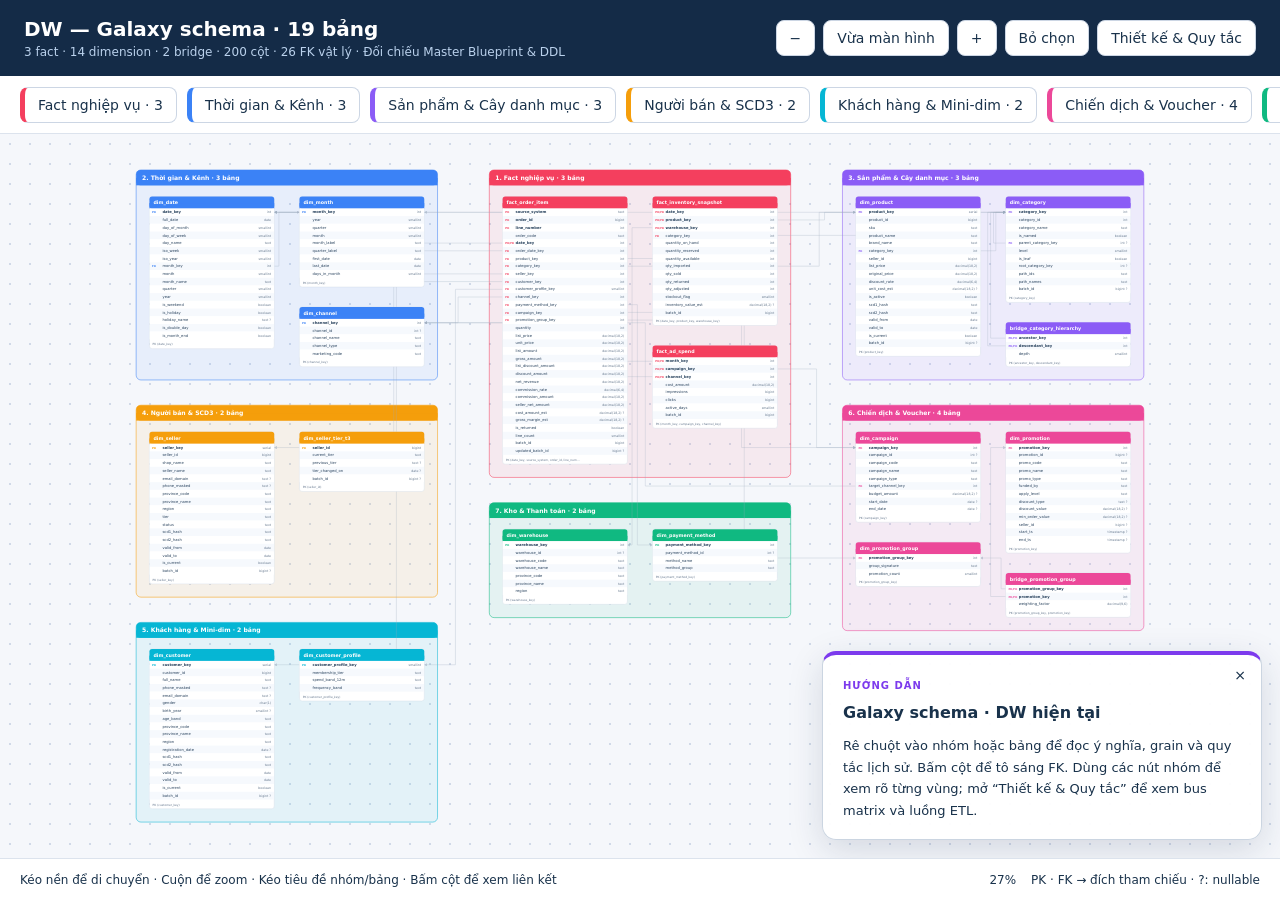
<file: docs/schema-drawsql/DW_19_TABLES_GALAXY.html>
<!doctype html>
<html lang="vi"><meta charset="utf-8"><meta name="viewport" content="width=device-width,initial-scale=1"><title>DW — Galaxy schema · 19 bảng</title>
<style>
*{box-sizing:border-box}body{margin:0;background:#f5f7fb;color:#19324b;font:14px system-ui,sans-serif}header{height:76px;padding:14px 24px;display:flex;align-items:center;gap:22px;background:#142b47;color:white}h1{font-size:20px;margin:0 0 4px}header p{margin:0;color:#bad1ec;font-size:12px}.tools{margin-left:auto;display:flex;gap:8px}button,select{font:inherit;padding:9px 13px;border:1px solid #ccd6e4;border-radius:8px;background:white;color:#19324b;cursor:pointer}button:focus-visible,select:focus-visible{outline:3px solid #f59e0b}nav{height:58px;display:flex;align-items:center;gap:10px;padding:8px 20px;background:white;border-bottom:1px solid #dce3ed;overflow:auto}nav button{white-space:nowrap;border-left:5px solid var(--c)}#canvas{position:relative;height:calc(100dvh - 176px);overflow:hidden;touch-action:none;background-image:radial-gradient(#d0d9e8 .8px,transparent .8px);background-size:20px 20px;cursor:grab}#canvas.panning{cursor:grabbing}svg{position:absolute;top:0;left:0;transform-origin:0 0;user-select:none;overflow:visible}.group-head,.table-head{cursor:move}.column{cursor:pointer}.column:hover rect{fill:#e2eaff}.edge{fill:none;stroke:#9baabd;stroke-width:1.7;opacity:.6;pointer-events:none}.edge.focus{stroke:#ef6c26;stroke-width:3.5;opacity:1}.edge.dim{opacity:.07}.table.dim{opacity:.25}.table.selected .table-outline{stroke:#ef6c26;stroke-width:3}.group-body{fill-opacity:.07;stroke-width:2}.table-outline{fill:white;stroke:#cad5e2;stroke-width:1.3}footer{height:42px;display:flex;gap:15px;align-items:center;padding:8px 20px;background:white;border-top:1px solid #dce3ed;font-size:12px}#status{flex:1}#scale{font-variant-numeric:tabular-nums}a{color:#2563eb}@media(max-width:700px){header{padding:10px 12px;height:95px;gap:8px}h1{font-size:16px}.tools{flex-wrap:wrap;gap:4px}.tools button{padding:7px}nav{padding:8px}#canvas{height:calc(100dvh - 195px)}footer{padding:7px 10px}header p{max-width:230px}}

#info{position:absolute;right:18px;bottom:18px;width:min(460px,calc(100% - 36px));max-height:45%;overflow:auto;padding:18px 20px;background:#ffffffed;border:1px solid #cbd5e1;border-top:4px solid #7c3aed;border-radius:12px;box-shadow:0 10px 35px #142b4720;z-index:3;line-height:1.65}#info h2{font-size:16px;margin:0 25px 8px 0}#info p{margin:0}#info button{position:absolute;right:6px;top:6px;padding:2px 8px;border:0;background:transparent}#info[hidden]{display:none}dialog{border:0;border-radius:18px;padding:28px;max-width:960px;width:92vw;max-height:85dvh;color:#19324b;line-height:1.7;box-shadow:0 25px 100px #0005}dialog::backdrop{background:#0b213bb0}dialog h2{margin-top:0}dialog h3{color:#6d28d9;margin-bottom:5px}dialog li{margin-bottom:6px}dialog .close{float:right}dialog code{background:#edf2f8;border-radius:4px;padding:2px 4px}footer #status{white-space:nowrap;overflow:hidden;text-overflow:ellipsis} .table-head:hover{filter:brightness(1.08)}
</style>
<header><div><h1>DW — Galaxy schema · 19 bảng</h1><p>3 fact · 14 dimension · 2 bridge · 200 cột · 26 FK vật lý · Đối chiếu Master Blueprint & DDL</p></div><div class="tools"><button id="minus" aria-label="Thu nhỏ">−</button><button id="fit">Vừa màn hình</button><button id="plus" aria-label="Phóng to">+</button><button id="clear">Bỏ chọn</button><button id="guide">Thiết kế & Quy tắc</button></div></header>
<nav aria-label="Nhóm chức năng DW" id="systems"></nav><main id="canvas" aria-label="Sơ đồ DW tương tác"><svg id="schema" xmlns="http://www.w3.org/2000/svg" role="img" aria-label="19 bảng DW, có đủ 200 cột và 26 quan hệ FK vật lý"><title>DW: Galaxy schema, 3 fact dùng chung dimension</title><defs><marker id="arrow" markerWidth="7" markerHeight="7" refX="6" refY="3.5" orient="auto"><path d="M0 0 L7 3.5 L0 7Z" fill="#9baabd"/></marker></defs><g id="groups"></g><g id="edges"></g><g id="tables"></g></svg><aside id="info"><button id="close-info" aria-label="Đóng thông tin">×</button><small id="info-kind">HƯỚNG DẪN</small><h2>Galaxy schema · DW hiện tại</h2><p>Rê chuột vào nhóm hoặc bảng để đọc ý nghĩa, grain và quy tắc lịch sử. Bấm cột để tô sáng FK. Dùng các nút nhóm để xem rõ từng vùng; mở “Thiết kế & Quy tắc” để xem bus matrix và luồng ETL.</p></aside></main>
<footer><span id="status" aria-live="polite">Kéo nền để di chuyển · Cuộn để zoom · Kéo tiêu đề nhóm/bảng · Bấm cột để xem liên kết</span><span id="scale"></span><span>PK · FK → đích tham chiếu · ?: nullable</span></footer>
<dialog id="guide-dialog"><button class="close" id="close-guide">Đóng ×</button><h2>Thiết kế DW theo Master Blueprint</h2><p><strong>19 bảng logic trong schema dw:</strong> 3 fact + 14 dimension + 2 bridge. Bảy nhóm màu là nhóm chức năng của kho, không phải bảy hệ thống nguồn. Mỗi bảng xuất hiện một lần; chỉ vẽ 26 FK khai báo trong DDL. Các partition vật lý, raw, stg, mart và audit không tính vào 19 bảng.</p>
<h3>Ba quy trình · ba grain</h3><ul><li><strong>Bán hàng:</strong> một dòng sản phẩm trong đơn hoàn tất; ngày hoàn tất là thời điểm ghi nhận. Ngày đặt là vai trò thời gian thứ hai.</li><li><strong>Tồn kho:</strong> sản phẩm × kho × cuối ngày; snapshot thưa. stockout_flag dựa trên lượng khả dụng bằng 0 (on_hand − reserved), không chỉ tồn vật lý bằng 0. Không có dòng không tự chứng minh là hết hàng.</li><li><strong>Quảng cáo:</strong> tháng × chiến dịch × kênh; chi tiết ngày giữ ở staging.</li></ul>
<h3>Dimension dùng chung · Bus matrix</h3><table style="border-collapse:collapse;width:100%"><thead><tr><th align="left">Dimension</th><th>Bán hàng</th><th>Tồn kho</th><th>Quảng cáo</th></tr></thead><tbody>
<tr><td>Date / Month</td><td align="center">Date: 2 vai trò</td><td align="center">Date</td><td align="center">Month</td></tr><tr><td>Product / Category</td><td align="center">✓</td><td align="center">✓</td><td align="center">—</td></tr><tr><td>Channel / Campaign</td><td align="center">✓</td><td align="center">—</td><td align="center">✓</td></tr><tr><td>Seller / Customer / Profile / Payment / Promotion group</td><td align="center">✓</td><td align="center">—</td><td align="center">—</td></tr><tr><td>Warehouse</td><td align="center">—</td><td align="center">✓</td><td align="center">—</td></tr></tbody></table>
<h3>Lịch sử & quan hệ đặc biệt</h3><ul><li>Product, Seller, Customer: snapshot-diff SCD2 với khoảng <code>[valid_from, valid_to)</code>, kết hợp SCD1. Đến muộn: cách ly DQ-23; không sửa hồi tố.</li><li>Seller tier SCD3 nối logic bằng <code>seller_id</code>, không có FK vật lý tới Seller SCD2. Các cột seller_id ở Product/Promotion, root_category_key và batch_id cũng không tự suy diễn thành FK.</li><li>Customer profile là mini-dimension nối trực tiếp vào fact, không nối FK sang Customer. Hạng tại batch; nhóm chi tiêu/tần suất từ các ngày trước giao dịch.</li><li>Category có self-FK và closure bridge; voucher qua group + bridge trọng số. Tổng trọng số bằng 1 do ETL đối soát, không phải CHECK đơn dòng.</li><li>−1 = không áp dụng, 0 = chưa xác định cho các dimension được DDL sinh sentinel; Date/Month dùng khóa lịch, Seller tier SCD3 không được sinh sentinel trong DDL.</li></ul>
<h3>Đọc báo cáo đúng grain</h3><p>Không JOIN trực tiếp các fact. Tổng hợp riêng từng phía rồi drill-across bằng FULL OUTER JOIN: bán hàng–quảng cáo theo <code>(month_key, channel_key)</code>; bán hàng–tồn kho theo <code>(month_key, product_id)</code>, dùng mã nghiệp vụ để gộp các phiên bản SCD2. Tồn cuối kỳ không SUM qua thời gian; AOV/CTR/CPC và distinct count phải tính lại ở grain báo cáo. Measure có hậu tố <code>_est</code> phụ thuộc giá vốn ước tính.</p>
<h3>Luồng dữ liệu & vận hành</h3><p>OLTP + crawler → <strong>raw</strong> bất biến → <strong>stg</strong> chuẩn hóa, map mã, DQ → <strong>dw</strong> dimension + fact/bridge + đối soát trong một transaction → <strong>mart</strong> (8 MV, KPI, drill-across) → dashboard. Audit lưu batch, cách ly và lineage. Chỉ đọc ngày đã chốt theo watermark; ERROR bị loại khỏi staging và ghi cách ly; WARN vẫn nạp staging và cũng được ghi vào audit.quarantine để theo dõi. Load lỗi → rollback; mart giữ bản cũ. Refresh mart sau commit; lỗi refresh được báo stale riêng.</p>
<h3>Điểm khác giữa Blueprint và code hiện tại</h3><p>Fact_Ad_Spend được DELETE + INSERT lại theo tháng bị ảnh hưởng, không phải upsert và không tuân thủ tuyệt đối câu “fact không DELETE” trong Blueprint. Thay đổi chỉ có hiệu lực khi transaction commit. Lịch sử SCD dựa trên snapshot mỗi batch; cây danh mục là SCD1. Code mock hiện chỉ định nghĩa 27 bảng, còn sơ đồ OLTP dùng snapshot 33 bảng; xem BAO_CAO_RA_SOAT_GIAI_THICH.md để biết giới hạn đối chiếu.</p><h3>Phạm vi hiện tại</h3><p>Fulfillment, Fact_Return, Seller_Settlement và Customer_Activity thuộc lộ trình mở rộng; chưa vẽ như bảng đã tồn tại. Hai fact lớn partition tháng 2025–2027 + default. Đây là sơ đồ cấu trúc từ mã nguồn, không truy vấn trực tiếp database và không khẳng định số batch/dòng hiện đang chạy.</p>
<p style="color:#64748b">Nguồn: docs/MASTER_BLUEPRINT.html §§2–7, 10–11; dw/sql/30_dw/301_dim_date.sql, 302_dimensions.sql, 303_facts.sql; dw/etl/load.py; dw/sql/40_mart/401_mart.sql. HTML độc lập, không cần mạng; vị trí kéo chưa lưu sau tải lại.</p></dialog>
<script id="data" type="application/json">{"groups": [["Facts", "#f43f5e", ["fact_order_item", "fact_inventory_snapshot", "fact_ad_spend"]], ["Time_Channel", "#3b82f6", ["dim_date", "dim_month", "dim_channel"]], ["Product_Category", "#8b5cf6", ["dim_product", "dim_category", "bridge_category_hierarchy"]], ["Seller_History", "#f59e0b", ["dim_seller", "dim_seller_tier_t3"]], ["Customer_Profile", "#06b6d4", ["dim_customer", "dim_customer_profile"]], ["Campaign_Promotion", "#ec4899", ["dim_campaign", "dim_promotion", "dim_promotion_group", "bridge_promotion_group"]], ["Warehouse_Payment", "#10b981", ["dim_warehouse", "dim_payment_method"]]], "tables": {"dim_month": {"name": "dim_month", "columns": [{"name": "month_key", "type": "int", "nullable": false}, {"name": "year", "type": "smallint", "nullable": false}, {"name": "quarter", "type": "smallint", "nullable": false}, {"name": "month", "type": "smallint", "nullable": false}, {"name": "month_label", "type": "text", "nullable": false}, {"name": "quarter_label", "type": "text", "nullable": false}, {"name": "first_date", "type": "date", "nullable": false}, {"name": "last_date", "type": "date", "nullable": false}, {"name": "days_in_month", "type": "smallint", "nullable": false}], "pk": ["month_key"], "unique": []}, "dim_date": {"name": "dim_date", "columns": [{"name": "date_key", "type": "int", "nullable": false}, {"name": "full_date", "type": "date", "nullable": false}, {"name": "day_of_month", "type": "smallint", "nullable": false}, {"name": "day_of_week", "type": "smallint", "nullable": false}, {"name": "day_name", "type": "text", "nullable": false}, {"name": "iso_week", "type": "smallint", "nullable": false}, {"name": "iso_year", "type": "smallint", "nullable": false}, {"name": "month_key", "type": "int", "nullable": false}, {"name": "month", "type": "smallint", "nullable": false}, {"name": "month_name", "type": "text", "nullable": false}, {"name": "quarter", "type": "smallint", "nullable": false}, {"name": "year", "type": "smallint", "nullable": false}, {"name": "is_weekend", "type": "boolean", "nullable": false}, {"name": "is_holiday", "type": "boolean", "nullable": false}, {"name": "holiday_name", "type": "text", "nullable": true}, {"name": "is_double_day", "type": "boolean", "nullable": false}, {"name": "is_month_end", "type": "boolean", "nullable": false}], "pk": ["date_key"], "unique": [["full_date"]]}, "dim_category": {"name": "dim_category", "columns": [{"name": "category_key", "type": "int", "nullable": false}, {"name": "category_id", "type": "int", "nullable": false}, {"name": "category_name", "type": "text", "nullable": false}, {"name": "is_named", "type": "boolean", "nullable": false}, {"name": "parent_category_key", "type": "int", "nullable": true}, {"name": "level", "type": "smallint", "nullable": false}, {"name": "is_leaf", "type": "boolean", "nullable": false}, {"name": "root_category_key", "type": "int", "nullable": true}, {"name": "path_ids", "type": "text", "nullable": false}, {"name": "path_names", "type": "text", "nullable": false}, {"name": "batch_id", "type": "bigint", "nullable": true}], "pk": ["category_key"], "unique": [["category_id"]]}, "bridge_category_hierarchy": {"name": "bridge_category_hierarchy", "columns": [{"name": "ancestor_key", "type": "int", "nullable": false}, {"name": "descendant_key", "type": "int", "nullable": false}, {"name": "depth", "type": "smallint", "nullable": false}], "pk": ["ancestor_key", "descendant_key"], "unique": []}, "dim_product": {"name": "dim_product", "columns": [{"name": "product_key", "type": "serial", "nullable": false}, {"name": "product_id", "type": "bigint", "nullable": false}, {"name": "sku", "type": "text", "nullable": false}, {"name": "product_name", "type": "text", "nullable": false}, {"name": "brand_name", "type": "text", "nullable": false}, {"name": "category_key", "type": "int", "nullable": false}, {"name": "seller_id", "type": "bigint", "nullable": false}, {"name": "list_price", "type": "numeric(18,2)", "nullable": false}, {"name": "original_price", "type": "numeric(18,2)", "nullable": false}, {"name": "discount_rate", "type": "numeric(6,4)", "nullable": false}, {"name": "unit_cost_est", "type": "numeric(18,2)", "nullable": true}, {"name": "is_active", "type": "boolean", "nullable": false}, {"name": "scd1_hash", "type": "text", "nullable": false}, {"name": "scd2_hash", "type": "text", "nullable": false}, {"name": "valid_from", "type": "date", "nullable": false}, {"name": "valid_to", "type": "date", "nullable": false}, {"name": "is_current", "type": "boolean", "nullable": false}, {"name": "batch_id", "type": "bigint", "nullable": true}], "pk": ["product_key"], "unique": [["product_id", "valid_from"]]}, "dim_seller": {"name": "dim_seller", "columns": [{"name": "seller_key", "type": "serial", "nullable": false}, {"name": "seller_id", "type": "bigint", "nullable": false}, {"name": "shop_name", "type": "text", "nullable": false}, {"name": "seller_name", "type": "text", "nullable": false}, {"name": "email_domain", "type": "text", "nullable": true}, {"name": "phone_masked", "type": "text", "nullable": true}, {"name": "province_code", "type": "text", "nullable": false}, {"name": "province_name", "type": "text", "nullable": false}, {"name": "region", "type": "text", "nullable": false}, {"name": "tier", "type": "text", "nullable": false}, {"name": "status", "type": "text", "nullable": false}, {"name": "scd1_hash", "type": "text", "nullable": false}, {"name": "scd2_hash", "type": "text", "nullable": false}, {"name": "valid_from", "type": "date", "nullable": false}, {"name": "valid_to", "type": "date", "nullable": false}, {"name": "is_current", "type": "boolean", "nullable": false}, {"name": "batch_id", "type": "bigint", "nullable": true}], "pk": ["seller_key"], "unique": [["seller_id", "valid_from"]]}, "dim_seller_tier_t3": {"name": "dim_seller_tier_t3", "columns": [{"name": "seller_id", "type": "bigint", "nullable": false}, {"name": "current_tier", "type": "text", "nullable": false}, {"name": "previous_tier", "type": "text", "nullable": true}, {"name": "tier_changed_on", "type": "date", "nullable": true}, {"name": "batch_id", "type": "bigint", "nullable": true}], "pk": ["seller_id"], "unique": []}, "dim_customer": {"name": "dim_customer", "columns": [{"name": "customer_key", "type": "serial", "nullable": false}, {"name": "customer_id", "type": "bigint", "nullable": false}, {"name": "full_name", "type": "text", "nullable": false}, {"name": "phone_masked", "type": "text", "nullable": true}, {"name": "email_domain", "type": "text", "nullable": true}, {"name": "gender", "type": "char(1)", "nullable": false}, {"name": "birth_year", "type": "smallint", "nullable": true}, {"name": "age_band", "type": "text", "nullable": false}, {"name": "province_code", "type": "text", "nullable": false}, {"name": "province_name", "type": "text", "nullable": false}, {"name": "region", "type": "text", "nullable": false}, {"name": "registration_date", "type": "date", "nullable": true}, {"name": "scd1_hash", "type": "text", "nullable": false}, {"name": "scd2_hash", "type": "text", "nullable": false}, {"name": "valid_from", "type": "date", "nullable": false}, {"name": "valid_to", "type": "date", "nullable": false}, {"name": "is_current", "type": "boolean", "nullable": false}, {"name": "batch_id", "type": "bigint", "nullable": true}], "pk": ["customer_key"], "unique": [["customer_id", "valid_from"]]}, "dim_customer_profile": {"name": "dim_customer_profile", "columns": [{"name": "customer_profile_key", "type": "smallint", "nullable": false}, {"name": "membership_tier", "type": "text", "nullable": false}, {"name": "spend_band_12m", "type": "text", "nullable": false}, {"name": "frequency_band", "type": "text", "nullable": false}], "pk": ["customer_profile_key"], "unique": [["membership_tier", "spend_band_12m", "frequency_band"]]}, "dim_channel": {"name": "dim_channel", "columns": [{"name": "channel_key", "type": "int", "nullable": false}, {"name": "channel_id", "type": "int", "nullable": true}, {"name": "channel_name", "type": "text", "nullable": false}, {"name": "channel_type", "type": "text", "nullable": false}, {"name": "marketing_code", "type": "text", "nullable": false}], "pk": ["channel_key"], "unique": [["channel_id"]]}, "dim_payment_method": {"name": "dim_payment_method", "columns": [{"name": "payment_method_key", "type": "int", "nullable": false}, {"name": "payment_method_id", "type": "int", "nullable": true}, {"name": "method_name", "type": "text", "nullable": false}, {"name": "method_group", "type": "text", "nullable": false}], "pk": ["payment_method_key"], "unique": [["payment_method_id"]]}, "dim_warehouse": {"name": "dim_warehouse", "columns": [{"name": "warehouse_key", "type": "int", "nullable": false}, {"name": "warehouse_id", "type": "int", "nullable": true}, {"name": "warehouse_code", "type": "text", "nullable": false}, {"name": "warehouse_name", "type": "text", "nullable": false}, {"name": "province_code", "type": "text", "nullable": false}, {"name": "province_name", "type": "text", "nullable": false}, {"name": "region", "type": "text", "nullable": false}], "pk": ["warehouse_key"], "unique": [["warehouse_id"]]}, "dim_campaign": {"name": "dim_campaign", "columns": [{"name": "campaign_key", "type": "int", "nullable": false}, {"name": "campaign_id", "type": "int", "nullable": true}, {"name": "campaign_code", "type": "text", "nullable": false}, {"name": "campaign_name", "type": "text", "nullable": false}, {"name": "campaign_type", "type": "text", "nullable": false}, {"name": "target_channel_key", "type": "int", "nullable": false}, {"name": "budget_amount", "type": "numeric(18,2)", "nullable": true}, {"name": "start_date", "type": "date", "nullable": true}, {"name": "end_date", "type": "date", "nullable": true}], "pk": ["campaign_key"], "unique": [["campaign_id"]]}, "dim_promotion": {"name": "dim_promotion", "columns": [{"name": "promotion_key", "type": "int", "nullable": false}, {"name": "promotion_id", "type": "bigint", "nullable": true}, {"name": "promo_code", "type": "text", "nullable": false}, {"name": "promo_name", "type": "text", "nullable": false}, {"name": "promo_type", "type": "text", "nullable": false}, {"name": "funded_by", "type": "text", "nullable": false}, {"name": "apply_level", "type": "text", "nullable": false}, {"name": "discount_type", "type": "text", "nullable": true}, {"name": "discount_value", "type": "numeric(18,2)", "nullable": true}, {"name": "min_order_value", "type": "numeric(18,2)", "nullable": true}, {"name": "seller_id", "type": "bigint", "nullable": true}, {"name": "start_ts", "type": "timestamp", "nullable": true}, {"name": "end_ts", "type": "timestamp", "nullable": true}], "pk": ["promotion_key"], "unique": [["promotion_id"]]}, "dim_promotion_group": {"name": "dim_promotion_group", "columns": [{"name": "promotion_group_key", "type": "int", "nullable": false}, {"name": "group_signature", "type": "text", "nullable": false}, {"name": "promotion_count", "type": "smallint", "nullable": false}], "pk": ["promotion_group_key"], "unique": [["group_signature"]]}, "bridge_promotion_group": {"name": "bridge_promotion_group", "columns": [{"name": "promotion_group_key", "type": "int", "nullable": false}, {"name": "promotion_key", "type": "int", "nullable": false}, {"name": "weighting_factor", "type": "numeric(9,6)", "nullable": false}], "pk": ["promotion_group_key", "promotion_key"], "unique": []}, "fact_order_item": {"name": "fact_order_item", "columns": [{"name": "source_system", "type": "text", "nullable": false}, {"name": "order_id", "type": "bigint", "nullable": false}, {"name": "line_number", "type": "int", "nullable": false}, {"name": "order_code", "type": "text", "nullable": false}, {"name": "date_key", "type": "int", "nullable": false}, {"name": "order_date_key", "type": "int", "nullable": false}, {"name": "product_key", "type": "int", "nullable": false}, {"name": "category_key", "type": "int", "nullable": false}, {"name": "seller_key", "type": "int", "nullable": false}, {"name": "customer_key", "type": "int", "nullable": false}, {"name": "customer_profile_key", "type": "smallint", "nullable": false}, {"name": "channel_key", "type": "int", "nullable": false}, {"name": "payment_method_key", "type": "int", "nullable": false}, {"name": "campaign_key", "type": "int", "nullable": false}, {"name": "promotion_group_key", "type": "int", "nullable": false}, {"name": "quantity", "type": "int", "nullable": false}, {"name": "list_price", "type": "numeric(18,2)", "nullable": false}, {"name": "unit_price", "type": "numeric(18,2)", "nullable": false}, {"name": "list_amount", "type": "numeric(18,2)", "nullable": false}, {"name": "gross_amount", "type": "numeric(18,2)", "nullable": false}, {"name": "list_discount_amount", "type": "numeric(18,2)", "nullable": false}, {"name": "discount_amount", "type": "numeric(18,2)", "nullable": false}, {"name": "net_revenue", "type": "numeric(18,2)", "nullable": false}, {"name": "commission_rate", "type": "numeric(6,4)", "nullable": false}, {"name": "commission_amount", "type": "numeric(18,2)", "nullable": false}, {"name": "seller_net_amount", "type": "numeric(18,2)", "nullable": false}, {"name": "cost_amount_est", "type": "numeric(18,2)", "nullable": true}, {"name": "gross_margin_est", "type": "numeric(18,2)", "nullable": true}, {"name": "is_returned", "type": "boolean", "nullable": false}, {"name": "line_count", "type": "smallint", "nullable": false}, {"name": "batch_id", "type": "bigint", "nullable": false}, {"name": "updated_batch_id", "type": "bigint", "nullable": true}], "pk": ["date_key", "source_system", "order_id", "line_number"], "unique": []}, "fact_inventory_snapshot": {"name": "fact_inventory_snapshot", "columns": [{"name": "date_key", "type": "int", "nullable": false}, {"name": "product_key", "type": "int", "nullable": false}, {"name": "warehouse_key", "type": "int", "nullable": false}, {"name": "category_key", "type": "int", "nullable": false}, {"name": "quantity_on_hand", "type": "int", "nullable": false}, {"name": "quantity_reserved", "type": "int", "nullable": false}, {"name": "quantity_available", "type": "int", "nullable": false}, {"name": "qty_imported", "type": "int", "nullable": false}, {"name": "qty_sold", "type": "int", "nullable": false}, {"name": "qty_returned", "type": "int", "nullable": false}, {"name": "qty_adjusted", "type": "int", "nullable": false}, {"name": "stockout_flag", "type": "smallint", "nullable": false}, {"name": "inventory_value_est", "type": "numeric(18,2)", "nullable": true}, {"name": "batch_id", "type": "bigint", "nullable": false}], "pk": ["date_key", "product_key", "warehouse_key"], "unique": []}, "fact_ad_spend": {"name": "fact_ad_spend", "columns": [{"name": "month_key", "type": "int", "nullable": false}, {"name": "campaign_key", "type": "int", "nullable": false}, {"name": "channel_key", "type": "int", "nullable": false}, {"name": "cost_amount", "type": "numeric(18,2)", "nullable": false}, {"name": "impressions", "type": "bigint", "nullable": false}, {"name": "clicks", "type": "bigint", "nullable": false}, {"name": "active_days", "type": "smallint", "nullable": false}, {"name": "batch_id", "type": "bigint", "nullable": false}], "pk": ["month_key", "campaign_key", "channel_key"], "unique": []}}, "relationships": [{"from": "dim_date", "column": "month_key", "to": "dim_month", "target": "month_key"}, {"from": "dim_category", "column": "parent_category_key", "to": "dim_category", "target": "category_key"}, {"from": "bridge_category_hierarchy", "column": "ancestor_key", "to": "dim_category", "target": "category_key"}, {"from": "bridge_category_hierarchy", "column": "descendant_key", "to": "dim_category", "target": "category_key"}, {"from": "dim_product", "column": "category_key", "to": "dim_category", "target": "category_key"}, {"from": "dim_campaign", "column": "target_channel_key", "to": "dim_channel", "target": "channel_key"}, {"from": "bridge_promotion_group", "column": "promotion_group_key", "to": "dim_promotion_group", "target": "promotion_group_key"}, {"from": "bridge_promotion_group", "column": "promotion_key", "to": "dim_promotion", "target": "promotion_key"}, {"from": "fact_order_item", "column": "date_key", "to": "dim_date", "target": "date_key"}, {"from": "fact_order_item", "column": "order_date_key", "to": "dim_date", "target": "date_key"}, {"from": "fact_order_item", "column": "product_key", "to": "dim_product", "target": "product_key"}, {"from": "fact_order_item", "column": "category_key", "to": "dim_category", "target": "category_key"}, {"from": "fact_order_item", "column": "seller_key", "to": "dim_seller", "target": "seller_key"}, {"from": "fact_order_item", "column": "customer_key", "to": "dim_customer", "target": "customer_key"}, {"from": "fact_order_item", "column": "customer_profile_key", "to": "dim_customer_profile", "target": "customer_profile_key"}, {"from": "fact_order_item", "column": "channel_key", "to": "dim_channel", "target": "channel_key"}, {"from": "fact_order_item", "column": "payment_method_key", "to": "dim_payment_method", "target": "payment_method_key"}, {"from": "fact_order_item", "column": "campaign_key", "to": "dim_campaign", "target": "campaign_key"}, {"from": "fact_order_item", "column": "promotion_group_key", "to": "dim_promotion_group", "target": "promotion_group_key"}, {"from": "fact_inventory_snapshot", "column": "date_key", "to": "dim_date", "target": "date_key"}, {"from": "fact_inventory_snapshot", "column": "product_key", "to": "dim_product", "target": "product_key"}, {"from": "fact_inventory_snapshot", "column": "warehouse_key", "to": "dim_warehouse", "target": "warehouse_key"}, {"from": "fact_inventory_snapshot", "column": "category_key", "to": "dim_category", "target": "category_key"}, {"from": "fact_ad_spend", "column": "month_key", "to": "dim_month", "target": "month_key"}, {"from": "fact_ad_spend", "column": "campaign_key", "to": "dim_campaign", "target": "campaign_key"}, {"from": "fact_ad_spend", "column": "channel_key", "to": "dim_channel", "target": "channel_key"}], "notes": {"fact_order_item": "TRANSACTION · 1 dòng sản phẩm trong đơn Completed; item_status Fulfilled/Returned. date_key là ngày hoàn tất; order_date_key là ngày đặt. Khóa nghiệp vụ: source_system + order_id + line_number; PK thêm date_key để partition tháng. Tra Product/Seller/Customer theo ngày hoàn tất trong [valid_from, valid_to). order_code là degenerate dimension. gross = quantity × unit_price; net = gross − discount. is_returned không thay thế một Fact_Return. net_revenue chưa trừ hoàn tiền và không gồm phí giao hàng. commission_amount = round(net_revenue × commission_rate, 2); seller_net_amount = net_revenue − commission_amount, không phải số tiền payout thực tế vì luồng tài chính còn xét tài trợ voucher và trả hàng.", "fact_inventory_snapshot": "PERIODIC SNAPSHOT THƯA · 1 sản phẩm × 1 kho × cuối 1 ngày. PK: date_key + product_key + warehouse_key. Snapshot thưa: theo thiết kế, không có dòng là cặp kho–SKU không được ghi nhận kinh doanh; khi kiểm tra thực tế còn phải loại trừ lỗi/thiếu nạp. available = on_hand − reserved; stockout_flag = 1 khi available = 0, kể cả on_hand > 0 nhưng đã giữ hết. Tồn và giá trị tồn là semi-additive: không SUM qua ngày/tháng. Product được tra phiên bản tại balance_date. Partition theo tháng.", "fact_ad_spend": "PERIODIC THÁNG · 1 tháng × 1 chiến dịch × 1 kênh. PK: month_key + campaign_key + channel_key. Nguồn có grain ngày tại stg.ad_spend_daily; ETL lấy các dòng ngày hợp lệ của batch hiện tại và các batch SUCCESS, giữ bản mới nhất theo ad_spend_log_id; xóa rồi INSERT lại toàn bộ các tháng batch chạm tới trong cùng transaction, kể cả tháng đã kết thúc. impressions ≥ clicks; active_days = số log_date phân biệt có dữ liệu, từ 1–31; không phải số ngày từ đầu đến cuối chiến dịch. CTR/CPC tính lại từ tổng.", "dim_date": "SCD0 · 1 ngày, date_key dạng YYYYMMDD; lịch 2025–2027. Role-playing trong bán hàng: date_key = hoàn tất, order_date_key = đặt. Trong tồn kho: ngày snapshot. month_key có FK đến dim_month. Ngày không sử dụng khóa đặc biệt −1/0.", "dim_month": "SCD0 · 1 tháng, month_key dạng YYYYMM; lịch 2025–2027. Dimension thời gian trực tiếp của Fact_Ad_Spend; dùng chung với Dim_Date qua month_key. Không nối fact quảng cáo vào grain ngày.", "dim_product": "SCD2: list_price, category_key, is_active, unit_cost_est; kết hợp SCD1 cho tên/thương hiệu và các thuộc tính theo triển khai. UNIQUE(product_id, valid_from), duy nhất 1 current/product_id. seller_id là khóa tự nhiên, không có FK vật lý đến dim_seller. original_price và discount_rate bị ghi đè SCD1. dim_product.list_price lấy từ products.price; fact.list_price lấy từ order_items.list_price, hai cột cùng tên có nguồn khác nhau. Giá vốn là ước tính. Lưu ý unit_cost_est có trong danh sách cột SCD2 nhưng không nằm trực tiếp trong scd2_hash; chỉ đổi tỷ lệ giá vốn chưa chắc tạo phiên bản mới.", "dim_category": "SCD1 · cây danh mục từ primary_category_path của crawler, cắt tại danh mục OLTP. category_key dùng mã Tiki. parent_category_key là FK tự tham chiếu; root_category_key không khai báo FK. Closure bridge hỗ trợ tổ tiên/hậu duệ và roll-up theo cây.", "bridge_category_hierarchy": "CLOSURE TABLE · 1 cặp ancestor_key × descendant_key; depth ≥ 0, gồm chính nó ở depth 0. Hai FK đều trỏ dim_category. Dựng lại theo batch. Lọc một tổ tiên để cộng cả cây con; tránh SUM qua toàn bộ tổ tiên gây lặp.", "dim_seller": "SCD2: tier, province, status; SCD1: tên shop/thông tin liên hệ theo load. seller_key là surrogate key của từng phiên bản; seller_id là mã nghiệp vụ. Fact giữ hạng/vùng lúc hoàn tất đơn, không tự đổi về thuộc tính hiện tại.", "dim_seller_tier_t3": "SCD3 · 1 seller_id, giữ current_tier, previous_tier và tier_changed_on. Là bảng riêng, không có FK vật lý đến dim_seller (seller_id bên SCD2 không duy nhất toàn bảng). Có thể tra cứu logic bằng seller_id; không dùng để thay seller_key trong fact.", "dim_customer": "SCD2 theo tỉnh; SCD1 cho thuộc tính nhận diện theo triển khai. customer_key là phiên bản, customer_id là mã nghiệp vụ. Khách vãng lai → −1; không tra được → 0. SĐT che và email chỉ giữ tên miền. Hạng khách chuyển sang mini-dimension.", "dim_customer_profile": "MINI-DIMENSION · 5 hạng × 5 nhóm chi tiêu 12 tháng × 5 nhóm tần suất = 125 tổ hợp, cộng −1/0. Fact giữ customer_profile_key trực tiếp; không có FK từ dim_customer sang bảng này. Chi tiêu/tần suất tính từ fact trong 365 ngày trước ngày hoàn tất, loại toàn bộ giao dịch cùng ngày; không loại dòng Returned; hạng lấy trạng thái tại batch, một giới hạn đã nêu trong Blueprint.", "dim_channel": "SCD1 · kênh chuẩn Web / App / Livestream. stg.map_channel ánh xạ biến thể nguồn; mã lạ bị cách ly. Dùng chung cho bán hàng, quảng cáo và kênh mục tiêu của campaign.", "dim_payment_method": "SCD1 · phương thức và nhóm thanh toán. Payment đến muộn có thể tạm dùng khóa 0 (DQ-15) và được cập nhật ở batch sau; không tạo fact thanh toán riêng trong phạm vi hiện tại.", "dim_warehouse": "SCD1 · mã, tên kho, tỉnh và vùng đã chuẩn hóa. Chỉ fact tồn kho có FK vật lý đến dimension này; vận chuyển là phạm vi mở rộng.", "dim_campaign": "SCD1 · chiến dịch, ngân sách, khoảng chạy và target_channel_key (FK). Dùng chung bởi bán hàng và quảng cáo. Kênh mục tiêu của campaign và channel_key thực tế trong fact có vai trò riêng.", "dim_promotion": "SCD1 · voucher, bên tài trợ, cấp áp dụng, điều kiện và hiệu lực. seller_id là khóa tự nhiên, không phải FK vật lý. Fact bán hàng đi qua promotion_group và bridge thay vì chứa một promotion_key duy nhất.", "dim_promotion_group": "1 nhóm = toàn bộ voucher trên một dòng hàng. group_signature duy nhất, chuẩn hóa danh sách voucher và trọng số. Khóa −1 cho không voucher; 0 cho chưa xác định. Nhóm dùng chung không lưu số tiền giảm giá.", "bridge_promotion_group": "BRIDGE NHIỀU–NHIỀU · PK (promotion_group_key, promotion_key). weighting_factor = applied_discount / tổng applied_discount; Σ weight = 1/nhóm (đối soát ETL). Tiền phân bổ = fact.discount_amount × weight. Không có allocated_discount trong DDL hiện tại. Blueprint ghi nhận dữ liệu đo tại 09/11/2026 chỉ có 1 voucher hàng hóa/đơn, weight khi đó bằng 1; đây không phải giới hạn do DDL áp đặt hay kết luận về dữ liệu đang chạy hiện nay."}}</script>
<script>
(()=>{'use strict';const D=JSON.parse(document.getElementById('data').textContent),N='http://www.w3.org/2000/svg',svg=document.getElementById('schema'),view=document.getElementById('canvas'),gp=document.getElementById('groups'),ep=document.getElementById('edges'),tp=document.getElementById('tables'),status=document.getElementById('status');
const labels=['Fact nghiệp vụ','Thời gian & Kênh','Sản phẩm & Cây danh mục','Người bán & SCD3','Khách hàng & Mini-dim','Chiến dịch & Voucher','Kho & Thanh toán'];
function showTable(name){document.getElementById('info').hidden=false;document.querySelector('#info h2').textContent=name;document.querySelector('#info p').textContent=D.notes[name]}document.getElementById('close-info').onclick=()=>document.getElementById('info').hidden=true;document.getElementById('guide').onclick=()=>document.getElementById('guide-dialog').showModal();document.getElementById('close-guide').onclick=()=>document.getElementById('guide-dialog').close();
const groupModel=[],tableModel={},w=470,rh=29,head=45;
function el(tag,attrs={},parent){let e=document.createElementNS(N,tag);for(let[k,v]of Object.entries(attrs))e.setAttribute(k,v);if(parent)parent.append(e);return e}
function text(parent,x,y,value,size=17,weight=400,color='#28425d'){const e=el('text',{x,y,'font-size':size,'font-weight':weight,fill:color,'font-family':'system-ui, sans-serif'},parent);e.textContent=value;return e}
const places=[[1390,60,2],[60,60,2],[2720,60,2],[60,null,2],[60,null,2],[2720,null,2],[1390,null,2]],stack={};
D.groups.forEach(([name,color,names],i)=>{let[x,y,nc]=places[i];if(y===null)y=(stack[x]||60)+95;let ys=Array(nc).fill(100),width=nc*w+(nc-1)*95+100;const g={name,color,names,x,y,width,height:0,index:i};groupModel.push(g);for(let name of names){let col=ys.indexOf(Math.min(...ys)),t=D.tables[name],h=head+t.columns.length*rh+35;tableModel[name]={name,group:i,x:50+col*(w+95),y:ys[col],w,h,t};ys[col]+=h+75}g.height=Math.max(...ys)-25;stack[x]=y+g.height;let n=el('g',{'data-group':i},gp);el('rect',{class:'group-body',width:g.width,height:g.height,rx:18,fill:color,stroke:color},n);let h=el('g',{class:'group-head','data-drag':'group','data-key':i},n);el('rect',{width:g.width,height:58,rx:16,fill:color},h);el('rect',{y:30,width:g.width,height:28,fill:color},h);text(h,22,38,`${i+1}. ${labels[i]} · ${names.length} bảng`,23,600,'white');g.node=n;let btn=document.createElement('button');btn.style.setProperty('--c',color);btn.textContent=labels[i]+' · '+names.length;btn.onclick=()=>focusGroup(g);document.getElementById('systems').append(btn)});
const fks=new Set(D.relationships.map(r=>r.from+'.'+r.column));
for(let m of Object.values(tableModel)){const g=groupModel[m.group],n=el('g',{class:'table','data-table':m.name},tp);el('rect',{class:'table-outline',width:w,height:m.h,rx:10},n);let h=el('g',{class:'table-head','data-drag':'table','data-key':m.name},n);el('rect',{width:w,height:head,rx:10,fill:g.color},h);el('rect',{y:25,width:w,height:20,fill:g.color},h);text(h,15,30,m.name,18,600,'white');m.t.columns.forEach((c,i)=>{let row=el('g',{class:'column','data-col':c.name,'data-owner':m.name},n);let y=head+i*rh;el('rect',{x:1,y,width:w-2,height:rh,fill:i%2?'#f6f9fd':'white'},row);const pk=m.t.pk.includes(c.name),fk=fks.has(m.name+'.'+c.name);text(row,10,y+19,pk&&fk?'PK/FK':pk?'PK':fk?'FK':'',10,600,g.color);let nam=text(row,49,y+19,c.name,14,pk?600:400);let typ=c.type.replace('timestamp without time zone','timestamp').replace('character varying','varchar').replace('numeric','decimal');text(row,w-12,y+19,typ+(c.nullable?' ?':''),12,400,'#62758b').setAttribute('text-anchor','end');let title=el('title',{},row);title.textContent=`${m.name}.${c.name}: ${c.type}; ${c.nullable?'nullable':'NOT NULL'}${pk?'; PK':''}${fk?'; FK':''}`;row.addEventListener('click',()=>select(m.name,c.name))});let pkText=m.t.pk.length?'PK ('+m.t.pk.join(', ')+')':'Không có PK khai báo';let p=text(n,12,m.h-12,pkText,11,400,'#60738a');if(pkText.length>48){p.textContent=pkText.slice(0,47)+'…';el('title',{},p).textContent=pkText}h.addEventListener('click',()=>{select(m.name);showTable(m.name)});m.node=n}
const paths=D.relationships.map((r,i)=>({r,path:el('path',{class:'edge','marker-end':'url(#arrow)','data-fk':i},ep)}));
function xy(m){let g=groupModel[m.group];return{x:g.x+m.x,y:g.y+m.y}}
function draw(){for(let g of groupModel)g.node.setAttribute('transform',`translate(${g.x},${g.y})`);for(let m of Object.values(tableModel)){let p=xy(m);m.node.setAttribute('transform',`translate(${p.x},${p.y})`)}for(let [edgeIndex,{r,path}] of paths.entries()){let a=tableModel[r.from],b=tableModel[r.to],p=xy(a),q=xy(b),ai=a.t.columns.findIndex(c=>c.name===r.column),bi=b.t.columns.findIndex(c=>c.name===r.target),sy=p.y+head+ai*rh+rh/2,ey=q.y+head+bi*rh+rh/2;let sx,ex,mid;if(p.x===q.x){sx=p.x;ex=q.x;mid=sx-35-(edgeIndex%5)*11}else{sx=p.x+(q.x>p.x?w:0);ex=q.x+(q.x>p.x?0:w);mid=(sx+ex)/2+(edgeIndex%7-3)*10}path.setAttribute('d',`M${sx},${sy} H${mid} V${ey} H${ex}`)}}draw();
let scale=.3,ox=30,oy=30,drag=null;
function transform(){svg.style.transform=`translate(${ox}px,${oy}px) scale(${scale})`;document.getElementById('scale').textContent=Math.round(scale*100)+'%'}
function world(){return{w:Math.max(...groupModel.map(g=>g.x+g.width))+60,h:Math.max(...groupModel.map(g=>g.y+g.height))+60}}
function fit(){let b=world();svg.setAttribute('width',b.w);svg.setAttribute('height',b.h);scale=Math.min((view.clientWidth-40)/b.w,(view.clientHeight-40)/b.h);ox=(view.clientWidth-b.w*scale)/2;oy=(view.clientHeight-b.h*scale)/2;transform()}
function zoom(k,cx=view.clientWidth/2,cy=view.clientHeight/2){let ns=Math.max(.08,Math.min(2.2,scale*k));ox=cx-(cx-ox)*ns/scale;oy=cy-(cy-oy)*ns/scale;scale=ns;transform()}
function focusGroup(g){scale=Math.min(1,(view.clientWidth-60)/g.width,(view.clientHeight-60)/g.height);ox=(view.clientWidth-g.width*scale)/2-g.x*scale;oy=(view.clientHeight-g.height*scale)/2-g.y*scale;transform();status.textContent=labels[g.index]+' — '+g.names.join(', ')}
function select(name,col){showTable(name); let hits=paths.filter(e=>(e.r.from===name&&(!col||e.r.column===col))||(e.r.to===name&&(!col||e.r.target===col))),related=new Set([name]);hits.forEach(e=>{related.add(e.r.from);related.add(e.r.to)});for(let e of paths){e.path.classList.toggle('focus',hits.includes(e));e.path.classList.toggle('dim',!hits.includes(e))}for(let m of Object.values(tableModel)){m.node.classList.toggle('selected',m.name===name);m.node.classList.toggle('dim',!related.has(m.name))}status.textContent=hits.length?hits.map(e=>`${e.r.from}.${e.r.column} → ${e.r.to}.${e.r.target}`).join(' | '):`${name}${col?'.'+col:''}: không có FK vật lý khai báo`;}
document.getElementById('clear').onclick=()=>{paths.forEach(e=>e.path.setAttribute('class','edge'));Object.values(tableModel).forEach(m=>m.node.setAttribute('class','table'));status.textContent='19 bảng · 7 nhóm chức năng · 26 FK vật lý · Mũi tên: bảng tham chiếu → bảng được tham chiếu'};
view.addEventListener('wheel',e=>{e.preventDefault();const r=view.getBoundingClientRect();zoom(Math.exp(-e.deltaY*.001),e.clientX-r.left,e.clientY-r.top)},{passive:false});
view.addEventListener('pointerdown',e=>{if(e.button!==0)return;const hit=e.target.closest('[data-drag]');if(hit){let kind=hit.dataset.drag,key=hit.dataset.key,model=kind==='group'?groupModel[+key]:tableModel[key];drag={kind,model,sx:e.clientX,sy:e.clientY,x:model.x,y:model.y};}else if(!e.target.closest('.column')){drag={kind:'pan',sx:e.clientX,sy:e.clientY,x:ox,y:oy};view.classList.add('panning')}else return;view.setPointerCapture(e.pointerId)});
view.addEventListener('pointermove',e=>{if(!drag)return;let dx=e.clientX-drag.sx,dy=e.clientY-drag.sy;if(drag.kind==='pan'){ox=drag.x+dx;oy=drag.y+dy;transform()}else{let m=drag.model;m.x=drag.x+dx/scale;m.y=drag.y+dy/scale;if(drag.kind==='table'){let g=groupModel[m.group];m.x=Math.max(20,Math.min(g.width-m.w-20,m.x));m.y=Math.max(75,Math.min(g.height-m.h-20,m.y))}draw()}});
view.addEventListener('pointerup',()=>{drag=null;view.classList.remove('panning')});view.addEventListener('pointercancel',()=>{drag=null;view.classList.remove('panning')});document.getElementById('fit').onclick=fit;document.getElementById('plus').onclick=()=>zoom(1.25);document.getElementById('minus').onclick=()=>zoom(.8);window.addEventListener('resize',fit);fit();
window.schemaSummary={tables:Object.keys(tableModel).length,groups:groupModel.length,columns:Object.values(tableModel).reduce((a,m)=>a+m.t.columns.length,0),fks:paths.length};
})();
</script><style>
#info{position:absolute;right:18px;bottom:18px;width:min(440px,calc(100% - 36px));max-height:40%;overflow:auto;padding:18px 20px;background:#fffffff5;color:#19324b;border:1px solid #cbd5e1;border-top:4px solid var(--info-color,#7c3aed);border-radius:14px;box-shadow:0 10px 35px #142b4726;z-index:3;line-height:1.65;cursor:auto;user-select:text}#info[hidden]{display:none}#info h2{font-size:16px;margin:4px 22px 9px 0;overflow-wrap:anywhere}#info p{margin:0;font-size:13px}#info small{font-size:10px;font-weight:750;letter-spacing:1px;color:var(--info-color,#7c3aed)}#info button{position:absolute;right:7px;top:7px;padding:2px 8px;border:0;background:transparent}.table-head:hover,.group-head:hover{filter:brightness(1.08)}@media(max-width:700px){#info{right:10px;bottom:10px;max-height:33%;padding:12px 16px}}
</style><script id="hover-data" type="application/json">{"groups": ["Ba fact của ba quy trình: bán hàng ở grain dòng đơn hoàn tất, tồn kho ở grain sản phẩm–kho–ngày, quảng cáo ở grain chiến dịch–kênh–tháng. Đây là nơi lưu measure để phân tích; không JOIN trực tiếp fact với fact.", "Dimension thời gian và kênh dùng chung. Date có hai vai trò trong bán hàng (đặt/hoàn tất), Month phục vụ quảng cáo; Channel chuẩn hóa kênh để so sánh doanh thu và chi phí ở cùng grain.", "Dimension sản phẩm có lịch sử SCD2 và cây danh mục cùng closure bridge. Giúp phân tích theo phiên bản sản phẩm, danh mục lá hoặc cả cây con. Cấu trúc/tên cây danh mục là SCD1 hiện tại, không lưu lịch sử thay đổi cây.", "Lưu người bán theo phiên bản SCD2 và bảng hạng gần nhất SCD3. Cho phép so sánh hạng/vùng lúc bán với hiện tại, đồng thời xem lần đổi hạng gần nhất. Hai bảng liên hệ logic bằng seller_id.", "Dimension khách hàng lưu lịch sử địa bàn; mini-dimension tách các tổ hợp hạng–chi tiêu–tần suất. Fact tham chiếu riêng hai dimension để phân tích khách theo ngữ cảnh giao dịch.", "Chiến dịch dùng chung giữa bán hàng và quảng cáo; voucher qua nhóm và bridge nhiều–nhiều. Muốn tránh cộng lặp tiền khi JOIN bridge phải nhân doanh thu/giảm giá với weighting_factor; chỉ JOIN rồi SUM nguyên tiền vẫn gây lặp.", "Dimension danh mục nhỏ cho kho và phương thức thanh toán. Warehouse mô tả nơi giữ hàng cho fact tồn kho; Payment method mô tả cách thanh toán cho fact bán hàng."], "tables": {"fact_order_item": "TRANSACTION · 1 dòng sản phẩm trong đơn Completed; item_status Fulfilled/Returned. date_key là ngày hoàn tất; order_date_key là ngày đặt. Khóa nghiệp vụ: source_system + order_id + line_number; PK thêm date_key để partition tháng. Tra Product/Seller/Customer theo ngày hoàn tất trong [valid_from, valid_to). order_code là degenerate dimension. gross = quantity × unit_price; net = gross − discount. is_returned không thay thế một Fact_Return. net_revenue chưa trừ hoàn tiền và không gồm phí giao hàng. commission_amount = round(net_revenue × commission_rate, 2); seller_net_amount = net_revenue − commission_amount, không phải số tiền payout thực tế vì luồng tài chính còn xét tài trợ voucher và trả hàng.", "fact_inventory_snapshot": "PERIODIC SNAPSHOT THƯA · 1 sản phẩm × 1 kho × cuối 1 ngày. PK: date_key + product_key + warehouse_key. Snapshot thưa: theo thiết kế, không có dòng là cặp kho–SKU không được ghi nhận kinh doanh; khi kiểm tra thực tế còn phải loại trừ lỗi/thiếu nạp. available = on_hand − reserved; stockout_flag = 1 khi available = 0, kể cả on_hand > 0 nhưng đã giữ hết. Tồn và giá trị tồn là semi-additive: không SUM qua ngày/tháng. Product được tra phiên bản tại balance_date. Partition theo tháng.", "fact_ad_spend": "PERIODIC THÁNG · 1 tháng × 1 chiến dịch × 1 kênh. PK: month_key + campaign_key + channel_key. Nguồn có grain ngày tại stg.ad_spend_daily; ETL lấy các dòng ngày hợp lệ của batch hiện tại và các batch SUCCESS, giữ bản mới nhất theo ad_spend_log_id; xóa rồi INSERT lại toàn bộ các tháng batch chạm tới trong cùng transaction, kể cả tháng đã kết thúc. impressions ≥ clicks; active_days = số log_date phân biệt có dữ liệu, từ 1–31; không phải số ngày từ đầu đến cuối chiến dịch. CTR/CPC tính lại từ tổng.", "dim_date": "SCD0 · 1 ngày, date_key dạng YYYYMMDD; lịch 2025–2027. Role-playing trong bán hàng: date_key = hoàn tất, order_date_key = đặt. Trong tồn kho: ngày snapshot. month_key có FK đến dim_month. Ngày không sử dụng khóa đặc biệt −1/0.", "dim_month": "SCD0 · 1 tháng, month_key dạng YYYYMM; lịch 2025–2027. Dimension thời gian trực tiếp của Fact_Ad_Spend; dùng chung với Dim_Date qua month_key. Không nối fact quảng cáo vào grain ngày.", "dim_product": "SCD2: list_price, category_key, is_active, unit_cost_est; kết hợp SCD1 cho tên/thương hiệu và các thuộc tính theo triển khai. UNIQUE(product_id, valid_from), duy nhất 1 current/product_id. seller_id là khóa tự nhiên, không có FK vật lý đến dim_seller. original_price và discount_rate bị ghi đè SCD1. dim_product.list_price lấy từ products.price; fact.list_price lấy từ order_items.list_price, hai cột cùng tên có nguồn khác nhau. Giá vốn là ước tính. Lưu ý unit_cost_est có trong danh sách cột SCD2 nhưng không nằm trực tiếp trong scd2_hash; chỉ đổi tỷ lệ giá vốn chưa chắc tạo phiên bản mới.", "dim_category": "SCD1 · cây danh mục từ primary_category_path của crawler, cắt tại danh mục OLTP. category_key dùng mã Tiki. parent_category_key là FK tự tham chiếu; root_category_key không khai báo FK. Closure bridge hỗ trợ tổ tiên/hậu duệ và roll-up theo cây.", "bridge_category_hierarchy": "CLOSURE TABLE · 1 cặp ancestor_key × descendant_key; depth ≥ 0, gồm chính nó ở depth 0. Hai FK đều trỏ dim_category. Dựng lại theo batch. Lọc một tổ tiên để cộng cả cây con; tránh SUM qua toàn bộ tổ tiên gây lặp.", "dim_seller": "SCD2: tier, province, status; SCD1: tên shop/thông tin liên hệ theo load. seller_key là surrogate key của từng phiên bản; seller_id là mã nghiệp vụ. Fact giữ hạng/vùng lúc hoàn tất đơn, không tự đổi về thuộc tính hiện tại.", "dim_seller_tier_t3": "SCD3 · 1 seller_id, giữ current_tier, previous_tier và tier_changed_on. Là bảng riêng, không có FK vật lý đến dim_seller (seller_id bên SCD2 không duy nhất toàn bảng). Có thể tra cứu logic bằng seller_id; không dùng để thay seller_key trong fact.", "dim_customer": "SCD2 theo tỉnh; SCD1 cho thuộc tính nhận diện theo triển khai. customer_key là phiên bản, customer_id là mã nghiệp vụ. Khách vãng lai → −1; không tra được → 0. SĐT che và email chỉ giữ tên miền. Hạng khách chuyển sang mini-dimension.", "dim_customer_profile": "MINI-DIMENSION · 5 hạng × 5 nhóm chi tiêu 12 tháng × 5 nhóm tần suất = 125 tổ hợp, cộng −1/0. Fact giữ customer_profile_key trực tiếp; không có FK từ dim_customer sang bảng này. Chi tiêu/tần suất tính từ fact trong 365 ngày trước ngày hoàn tất, loại toàn bộ giao dịch cùng ngày; không loại dòng Returned; hạng lấy trạng thái tại batch, một giới hạn đã nêu trong Blueprint.", "dim_channel": "SCD1 · kênh chuẩn Web / App / Livestream. stg.map_channel ánh xạ biến thể nguồn; mã lạ bị cách ly. Dùng chung cho bán hàng, quảng cáo và kênh mục tiêu của campaign.", "dim_payment_method": "SCD1 · phương thức và nhóm thanh toán. Payment đến muộn có thể tạm dùng khóa 0 (DQ-15) và được cập nhật ở batch sau; không tạo fact thanh toán riêng trong phạm vi hiện tại.", "dim_warehouse": "SCD1 · mã, tên kho, tỉnh và vùng đã chuẩn hóa. Chỉ fact tồn kho có FK vật lý đến dimension này; vận chuyển là phạm vi mở rộng.", "dim_campaign": "SCD1 · chiến dịch, ngân sách, khoảng chạy và target_channel_key (FK). Dùng chung bởi bán hàng và quảng cáo. Kênh mục tiêu của campaign và channel_key thực tế trong fact có vai trò riêng.", "dim_promotion": "SCD1 · voucher, bên tài trợ, cấp áp dụng, điều kiện và hiệu lực. seller_id là khóa tự nhiên, không phải FK vật lý. Fact bán hàng đi qua promotion_group và bridge thay vì chứa một promotion_key duy nhất.", "dim_promotion_group": "1 nhóm = toàn bộ voucher trên một dòng hàng. group_signature duy nhất, chuẩn hóa danh sách voucher và trọng số. Khóa −1 cho không voucher; 0 cho chưa xác định. Nhóm dùng chung không lưu số tiền giảm giá.", "bridge_promotion_group": "BRIDGE NHIỀU–NHIỀU · PK (promotion_group_key, promotion_key). weighting_factor = applied_discount / tổng applied_discount; Σ weight = 1/nhóm (đối soát ETL). Tiền phân bổ = fact.discount_amount × weight. Không có allocated_discount trong DDL hiện tại. Blueprint ghi nhận dữ liệu đo tại 09/11/2026 chỉ có 1 voucher hàng hóa/đơn, weight khi đó bằng 1; đây không phải giới hạn do DDL áp đặt hay kết luận về dữ liệu đang chạy hiện nay."}}</script><script>
(()=>{'use strict';const H=JSON.parse(document.getElementById('hover-data').textContent),D=JSON.parse(document.getElementById('data').textContent),panel=document.getElementById('info'),title=panel.querySelector('h2'),body=panel.querySelector('p'),kind=panel.querySelector('small');let current='';
function show(type,key){const id=type+':'+key;if(id===current&&!panel.hidden)return;current=id;panel.hidden=false;let index=type==='group'?Number(key):D.groups.findIndex(g=>g[2].includes(key));let color=D.groups[index][1];panel.style.setProperty('--info-color',color);kind.textContent=type==='group'?'NHÓM CHỨC NĂNG · '+D.groups[index][2].length+' BẢNG':'BẢNG DỮ LIỆU';title.textContent=type==='group'?document.querySelector('#systems').children[index].textContent:key;body.textContent=type==='group'?H.groups[index]:H.tables[key]}
document.getElementById('schema').addEventListener('pointerover',e=>{const table=e.target.closest('[data-table]');if(table){show('table',table.dataset.table);return}const group=e.target.closest('[data-group]');if(group)show('group',group.dataset.group)});
Array.from(document.querySelector('#systems').children).forEach((button,i)=>{button.addEventListener('pointerenter',()=>show('group',i));button.addEventListener('focus',()=>show('group',i));button.addEventListener('click',()=>show('group',i))});
panel.addEventListener('pointerdown',e=>e.stopPropagation());panel.addEventListener('wheel',e=>e.stopPropagation());document.getElementById('close-info').onclick=()=>{panel.hidden=true;current=''};
})();</script></html>
</file>
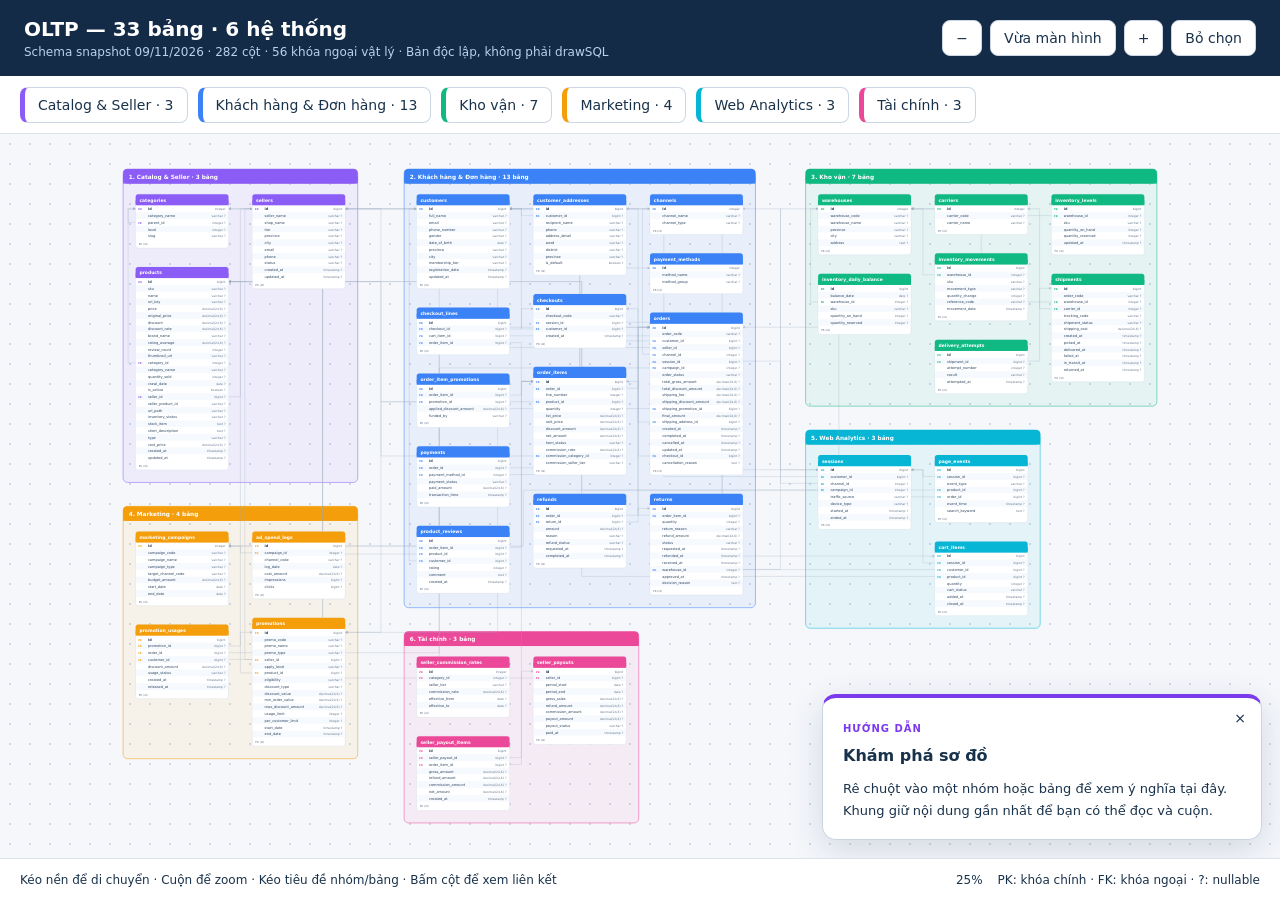
<file: docs/schema-drawsql/OLTP_33_TABLES_6_SYSTEMS.html>
<!doctype html>
<html lang="vi"><meta charset="utf-8"><meta name="viewport" content="width=device-width,initial-scale=1"><title>OLTP — 33 bảng · 6 hệ thống</title>
<style>
*{box-sizing:border-box}body{margin:0;background:#f5f7fb;color:#19324b;font:14px system-ui,sans-serif}header{height:76px;padding:14px 24px;display:flex;align-items:center;gap:22px;background:#142b47;color:white}h1{font-size:20px;margin:0 0 4px}header p{margin:0;color:#bad1ec;font-size:12px}.tools{margin-left:auto;display:flex;gap:8px}button,select{font:inherit;padding:9px 13px;border:1px solid #ccd6e4;border-radius:8px;background:white;color:#19324b;cursor:pointer}button:focus-visible,select:focus-visible{outline:3px solid #f59e0b}nav{height:58px;display:flex;align-items:center;gap:10px;padding:8px 20px;background:white;border-bottom:1px solid #dce3ed;overflow:auto}nav button{white-space:nowrap;border-left:5px solid var(--c)}#canvas{position:relative;height:calc(100dvh - 176px);overflow:hidden;touch-action:none;background-image:radial-gradient(#d0d9e8 .8px,transparent .8px);background-size:20px 20px;cursor:grab}#canvas.panning{cursor:grabbing}svg{position:absolute;top:0;left:0;transform-origin:0 0;user-select:none;overflow:visible}.group-head,.table-head{cursor:move}.column{cursor:pointer}.column:hover rect{fill:#e2eaff}.edge{fill:none;stroke:#9baabd;stroke-width:1.7;opacity:.6;pointer-events:none}.edge.focus{stroke:#ef6c26;stroke-width:3.5;opacity:1}.edge.dim{opacity:.07}.table.dim{opacity:.25}.table.selected .table-outline{stroke:#ef6c26;stroke-width:3}.group-body{fill-opacity:.07;stroke-width:2}.table-outline{fill:white;stroke:#cad5e2;stroke-width:1.3}footer{height:42px;display:flex;gap:15px;align-items:center;padding:8px 20px;background:white;border-top:1px solid #dce3ed;font-size:12px}#status{flex:1}#scale{font-variant-numeric:tabular-nums}a{color:#2563eb}@media(max-width:700px){header{padding:10px 12px;height:95px;gap:8px}h1{font-size:16px}.tools{flex-wrap:wrap;gap:4px}.tools button{padding:7px}nav{padding:8px}#canvas{height:calc(100dvh - 195px)}footer{padding:7px 10px}header p{max-width:230px}}
</style>
<header><div><h1>OLTP — 33 bảng · 6 hệ thống</h1><p>Schema snapshot 09/11/2026 · 282 cột · 56 khóa ngoại vật lý · Bản độc lập, không phải drawSQL</p></div><div class="tools"><button id="minus" aria-label="Thu nhỏ">−</button><button id="fit">Vừa màn hình</button><button id="plus" aria-label="Phóng to">+</button><button id="clear">Bỏ chọn</button></div></header>
<nav aria-label="Sáu hệ thống" id="systems"></nav><main id="canvas" aria-label="Sơ đồ OLTP tương tác"><svg id="schema" xmlns="http://www.w3.org/2000/svg" role="img" aria-label="33 bảng OLTP chia thành đúng 6 nhóm hệ thống, có đủ cột và quan hệ FK"><title>OLTP: 33 bảng thuộc 6 hệ thống</title><defs><marker id="arrow" markerWidth="7" markerHeight="7" refX="6" refY="3.5" orient="auto"><path d="M0 0 L7 3.5 L0 7Z" fill="#9baabd"/></marker></defs><g id="groups"></g><g id="edges"></g><g id="tables"></g></svg><aside id="info" aria-label="Giải thích sơ đồ"><button id="close-info" aria-label="Đóng thông tin">×</button><small id="info-kind">HƯỚNG DẪN</small><h2>Khám phá sơ đồ</h2><p>Rê chuột vào một nhóm hoặc bảng để xem ý nghĩa tại đây. Khung giữ nội dung gần nhất để bạn có thể đọc và cuộn.</p></aside></main>
<footer><span id="status" aria-live="polite">Kéo nền để di chuyển · Cuộn để zoom · Kéo tiêu đề nhóm/bảng · Bấm cột để xem liên kết</span><span id="scale"></span><span>PK: khóa chính · FK: khóa ngoại · ?: nullable</span></footer>
<script id="data" type="application/json">{"groups": [["Catalog_Seller", "#8b5cf6", ["categories", "sellers", "products"]], ["Customer_Order", "#3b82f6", ["customers", "customer_addresses", "channels", "payment_methods", "checkouts", "checkout_lines", "orders", "order_items", "order_item_promotions", "payments", "refunds", "returns", "product_reviews"]], ["Warehouse_Logistics", "#10b981", ["warehouses", "carriers", "inventory_levels", "inventory_movements", "inventory_daily_balance", "shipments", "delivery_attempts"]], ["Marketing", "#f59e0b", ["marketing_campaigns", "ad_spend_logs", "promotions", "promotion_usages"]], ["Web_Analytics", "#06b6d4", ["sessions", "page_events", "cart_items"]], ["Finance", "#ec4899", ["seller_commission_rates", "seller_payouts", "seller_payout_items"]]], "tables": {"ad_spend_logs": {"name": "ad_spend_logs", "columns": [{"name": "id", "type": "bigint", "nullable": false}, {"name": "campaign_id", "type": "integer", "nullable": true}, {"name": "channel_code", "type": "character varying", "nullable": true}, {"name": "log_date", "type": "date", "nullable": true}, {"name": "cost_amount", "type": "numeric(24,6)", "nullable": true}, {"name": "impressions", "type": "bigint", "nullable": true}, {"name": "clicks", "type": "bigint", "nullable": true}], "pk": ["id"], "unique": [["campaign_id", "channel_code", "log_date"]]}, "carriers": {"name": "carriers", "columns": [{"name": "id", "type": "integer", "nullable": false}, {"name": "carrier_code", "type": "character varying", "nullable": true}, {"name": "carrier_name", "type": "character varying", "nullable": true}], "pk": ["id"], "unique": []}, "cart_items": {"name": "cart_items", "columns": [{"name": "id", "type": "bigint", "nullable": false}, {"name": "session_id", "type": "bigint", "nullable": true}, {"name": "customer_id", "type": "bigint", "nullable": true}, {"name": "product_id", "type": "bigint", "nullable": true}, {"name": "quantity", "type": "integer", "nullable": true}, {"name": "cart_status", "type": "character varying", "nullable": true}, {"name": "added_at", "type": "timestamp without time zone", "nullable": true}, {"name": "closed_at", "type": "timestamp without time zone", "nullable": true}], "pk": ["id"], "unique": []}, "categories": {"name": "categories", "columns": [{"name": "id", "type": "integer", "nullable": false}, {"name": "category_name", "type": "character varying", "nullable": true}, {"name": "parent_id", "type": "integer", "nullable": true}, {"name": "level", "type": "integer", "nullable": true}, {"name": "slug", "type": "character varying", "nullable": true}], "pk": ["id"], "unique": []}, "channels": {"name": "channels", "columns": [{"name": "id", "type": "integer", "nullable": false}, {"name": "channel_name", "type": "character varying", "nullable": true}, {"name": "channel_type", "type": "character varying", "nullable": true}], "pk": ["id"], "unique": []}, "checkout_lines": {"name": "checkout_lines", "columns": [{"name": "id", "type": "bigint", "nullable": false}, {"name": "checkout_id", "type": "bigint", "nullable": true}, {"name": "cart_item_id", "type": "bigint", "nullable": true}, {"name": "order_item_id", "type": "bigint", "nullable": true}], "pk": ["id"], "unique": [["cart_item_id"], ["order_item_id"]]}, "checkouts": {"name": "checkouts", "columns": [{"name": "id", "type": "bigint", "nullable": false}, {"name": "checkout_code", "type": "character varying", "nullable": true}, {"name": "session_id", "type": "bigint", "nullable": true}, {"name": "customer_id", "type": "bigint", "nullable": true}, {"name": "created_at", "type": "timestamp without time zone", "nullable": true}], "pk": ["id"], "unique": [["checkout_code"]]}, "customer_addresses": {"name": "customer_addresses", "columns": [{"name": "id", "type": "bigint", "nullable": false}, {"name": "customer_id", "type": "bigint", "nullable": true}, {"name": "recipient_name", "type": "character varying", "nullable": true}, {"name": "phone", "type": "character varying", "nullable": true}, {"name": "address_detail", "type": "character varying", "nullable": true}, {"name": "ward", "type": "character varying", "nullable": true}, {"name": "district", "type": "character varying", "nullable": true}, {"name": "province", "type": "character varying", "nullable": true}, {"name": "is_default", "type": "boolean", "nullable": true}], "pk": ["id"], "unique": []}, "customers": {"name": "customers", "columns": [{"name": "id", "type": "bigint", "nullable": false}, {"name": "full_name", "type": "character varying", "nullable": true}, {"name": "email", "type": "character varying", "nullable": true}, {"name": "phone_number", "type": "character varying", "nullable": true}, {"name": "gender", "type": "character varying", "nullable": true}, {"name": "date_of_birth", "type": "date", "nullable": true}, {"name": "province", "type": "character varying", "nullable": true}, {"name": "city", "type": "character varying", "nullable": true}, {"name": "membership_tier", "type": "character varying", "nullable": true}, {"name": "registration_date", "type": "timestamp without time zone", "nullable": true}, {"name": "updated_at", "type": "timestamp without time zone", "nullable": true}], "pk": ["id"], "unique": []}, "delivery_attempts": {"name": "delivery_attempts", "columns": [{"name": "id", "type": "bigint", "nullable": false}, {"name": "shipment_id", "type": "bigint", "nullable": true}, {"name": "attempt_number", "type": "integer", "nullable": true}, {"name": "result", "type": "character varying", "nullable": true}, {"name": "attempted_at", "type": "timestamp without time zone", "nullable": true}], "pk": ["id"], "unique": [["shipment_id", "attempt_number"]]}, "inventory_daily_balance": {"name": "inventory_daily_balance", "columns": [{"name": "id", "type": "bigint", "nullable": false}, {"name": "balance_date", "type": "date", "nullable": true}, {"name": "warehouse_id", "type": "integer", "nullable": true}, {"name": "sku", "type": "character varying", "nullable": true}, {"name": "quantity_on_hand", "type": "integer", "nullable": true}, {"name": "quantity_reserved", "type": "integer", "nullable": true}], "pk": ["id"], "unique": [["balance_date", "warehouse_id", "sku"]]}, "inventory_levels": {"name": "inventory_levels", "columns": [{"name": "id", "type": "bigint", "nullable": false}, {"name": "warehouse_id", "type": "integer", "nullable": true}, {"name": "sku", "type": "character varying", "nullable": true}, {"name": "quantity_on_hand", "type": "integer", "nullable": true}, {"name": "quantity_reserved", "type": "integer", "nullable": true}, {"name": "updated_at", "type": "timestamp without time zone", "nullable": true}], "pk": ["id"], "unique": [["warehouse_id", "sku"]]}, "inventory_movements": {"name": "inventory_movements", "columns": [{"name": "id", "type": "bigint", "nullable": false}, {"name": "warehouse_id", "type": "integer", "nullable": true}, {"name": "sku", "type": "character varying", "nullable": true}, {"name": "movement_type", "type": "character varying", "nullable": true}, {"name": "quantity_change", "type": "integer", "nullable": true}, {"name": "reference_code", "type": "character varying", "nullable": true}, {"name": "movement_date", "type": "timestamp without time zone", "nullable": true}], "pk": ["id"], "unique": []}, "marketing_campaigns": {"name": "marketing_campaigns", "columns": [{"name": "id", "type": "integer", "nullable": false}, {"name": "campaign_code", "type": "character varying", "nullable": true}, {"name": "campaign_name", "type": "character varying", "nullable": true}, {"name": "campaign_type", "type": "character varying", "nullable": true}, {"name": "target_channel_code", "type": "character varying", "nullable": true}, {"name": "budget_amount", "type": "numeric(24,6)", "nullable": true}, {"name": "start_date", "type": "date", "nullable": true}, {"name": "end_date", "type": "date", "nullable": true}], "pk": ["id"], "unique": []}, "order_item_promotions": {"name": "order_item_promotions", "columns": [{"name": "id", "type": "bigint", "nullable": false}, {"name": "order_item_id", "type": "bigint", "nullable": true}, {"name": "promotion_id", "type": "bigint", "nullable": true}, {"name": "applied_discount_amount", "type": "numeric(24,6)", "nullable": true}, {"name": "funded_by", "type": "character varying", "nullable": true}], "pk": ["id"], "unique": []}, "order_items": {"name": "order_items", "columns": [{"name": "id", "type": "bigint", "nullable": false}, {"name": "order_id", "type": "bigint", "nullable": true}, {"name": "line_number", "type": "integer", "nullable": true}, {"name": "product_id", "type": "bigint", "nullable": true}, {"name": "quantity", "type": "integer", "nullable": true}, {"name": "list_price", "type": "numeric(24,6)", "nullable": true}, {"name": "unit_price", "type": "numeric(24,6)", "nullable": true}, {"name": "discount_amount", "type": "numeric(24,6)", "nullable": true}, {"name": "net_amount", "type": "numeric(24,6)", "nullable": true}, {"name": "item_status", "type": "character varying", "nullable": true}, {"name": "commission_rate", "type": "numeric(24,6)", "nullable": true}, {"name": "commission_category_id", "type": "integer", "nullable": true}, {"name": "commission_seller_tier", "type": "character varying", "nullable": true}], "pk": ["id"], "unique": [["order_id", "line_number"]]}, "orders": {"name": "orders", "columns": [{"name": "id", "type": "bigint", "nullable": false}, {"name": "order_code", "type": "character varying", "nullable": true}, {"name": "customer_id", "type": "bigint", "nullable": true}, {"name": "seller_id", "type": "bigint", "nullable": true}, {"name": "channel_id", "type": "integer", "nullable": true}, {"name": "session_id", "type": "bigint", "nullable": true}, {"name": "campaign_id", "type": "integer", "nullable": true}, {"name": "order_status", "type": "character varying", "nullable": true}, {"name": "total_gross_amount", "type": "numeric(24,6)", "nullable": true}, {"name": "total_discount_amount", "type": "numeric(24,6)", "nullable": true}, {"name": "shipping_fee", "type": "numeric(24,6)", "nullable": true}, {"name": "shipping_discount_amount", "type": "numeric(24,6)", "nullable": true}, {"name": "shipping_promotion_id", "type": "bigint", "nullable": true}, {"name": "final_amount", "type": "numeric(24,6)", "nullable": true}, {"name": "shipping_address_id", "type": "bigint", "nullable": true}, {"name": "created_at", "type": "timestamp without time zone", "nullable": true}, {"name": "completed_at", "type": "timestamp without time zone", "nullable": true}, {"name": "cancelled_at", "type": "timestamp without time zone", "nullable": true}, {"name": "updated_at", "type": "timestamp without time zone", "nullable": true}, {"name": "checkout_id", "type": "bigint", "nullable": true}, {"name": "cancellation_reason", "type": "text", "nullable": true}], "pk": ["id"], "unique": [["order_code"]]}, "page_events": {"name": "page_events", "columns": [{"name": "id", "type": "bigint", "nullable": false}, {"name": "session_id", "type": "bigint", "nullable": true}, {"name": "event_type", "type": "character varying", "nullable": true}, {"name": "product_id", "type": "bigint", "nullable": true}, {"name": "order_id", "type": "bigint", "nullable": true}, {"name": "event_time", "type": "timestamp without time zone", "nullable": true}, {"name": "search_keyword", "type": "text", "nullable": true}], "pk": ["id"], "unique": []}, "payment_methods": {"name": "payment_methods", "columns": [{"name": "id", "type": "integer", "nullable": false}, {"name": "method_name", "type": "character varying", "nullable": true}, {"name": "method_group", "type": "character varying", "nullable": true}], "pk": ["id"], "unique": []}, "payments": {"name": "payments", "columns": [{"name": "id", "type": "bigint", "nullable": false}, {"name": "order_id", "type": "bigint", "nullable": true}, {"name": "payment_method_id", "type": "integer", "nullable": true}, {"name": "payment_status", "type": "character varying", "nullable": true}, {"name": "paid_amount", "type": "numeric(24,6)", "nullable": true}, {"name": "transaction_time", "type": "timestamp without time zone", "nullable": true}], "pk": ["id"], "unique": []}, "product_reviews": {"name": "product_reviews", "columns": [{"name": "id", "type": "bigint", "nullable": false}, {"name": "order_item_id", "type": "bigint", "nullable": true}, {"name": "product_id", "type": "bigint", "nullable": true}, {"name": "customer_id", "type": "bigint", "nullable": true}, {"name": "rating", "type": "integer", "nullable": true}, {"name": "comment", "type": "text", "nullable": true}, {"name": "created_at", "type": "timestamp without time zone", "nullable": true}], "pk": ["id"], "unique": [["order_item_id"]]}, "products": {"name": "products", "columns": [{"name": "id", "type": "bigint", "nullable": false}, {"name": "sku", "type": "character varying", "nullable": true}, {"name": "name", "type": "character varying", "nullable": true}, {"name": "url_key", "type": "character varying", "nullable": true}, {"name": "price", "type": "numeric(24,6)", "nullable": true}, {"name": "original_price", "type": "numeric(24,6)", "nullable": true}, {"name": "discount", "type": "numeric(24,6)", "nullable": true}, {"name": "discount_rate", "type": "numeric(24,6)", "nullable": true}, {"name": "brand_name", "type": "character varying", "nullable": true}, {"name": "rating_average", "type": "numeric(24,6)", "nullable": true}, {"name": "review_count", "type": "integer", "nullable": true}, {"name": "thumbnail_url", "type": "character varying", "nullable": true}, {"name": "category_id", "type": "integer", "nullable": true}, {"name": "category_name", "type": "character varying", "nullable": true}, {"name": "quantity_sold", "type": "integer", "nullable": true}, {"name": "crawl_date", "type": "date", "nullable": true}, {"name": "is_active", "type": "boolean", "nullable": true}, {"name": "seller_id", "type": "bigint", "nullable": true}, {"name": "seller_product_id", "type": "character varying", "nullable": true}, {"name": "url_path", "type": "character varying", "nullable": true}, {"name": "inventory_status", "type": "character varying", "nullable": true}, {"name": "stock_item", "type": "text", "nullable": true}, {"name": "short_description", "type": "text", "nullable": true}, {"name": "type", "type": "character varying", "nullable": true}, {"name": "cost_price", "type": "numeric(24,6)", "nullable": true}, {"name": "created_at", "type": "timestamp without time zone", "nullable": true}, {"name": "updated_at", "type": "timestamp without time zone", "nullable": true}], "pk": ["id"], "unique": [["sku"]]}, "promotion_usages": {"name": "promotion_usages", "columns": [{"name": "id", "type": "bigint", "nullable": false}, {"name": "promotion_id", "type": "bigint", "nullable": true}, {"name": "order_id", "type": "bigint", "nullable": true}, {"name": "customer_id", "type": "bigint", "nullable": true}, {"name": "discount_amount", "type": "numeric(24,6)", "nullable": true}, {"name": "usage_status", "type": "character varying", "nullable": true}, {"name": "created_at", "type": "timestamp without time zone", "nullable": true}, {"name": "released_at", "type": "timestamp without time zone", "nullable": true}], "pk": ["id"], "unique": []}, "promotions": {"name": "promotions", "columns": [{"name": "id", "type": "bigint", "nullable": false}, {"name": "promo_code", "type": "character varying", "nullable": true}, {"name": "promo_name", "type": "character varying", "nullable": true}, {"name": "promo_type", "type": "character varying", "nullable": true}, {"name": "seller_id", "type": "bigint", "nullable": true}, {"name": "apply_level", "type": "character varying", "nullable": true}, {"name": "product_id", "type": "bigint", "nullable": true}, {"name": "eligibility", "type": "character varying", "nullable": true}, {"name": "discount_type", "type": "character varying", "nullable": true}, {"name": "discount_value", "type": "numeric(24,6)", "nullable": true}, {"name": "min_order_value", "type": "numeric(24,6)", "nullable": true}, {"name": "max_discount_amount", "type": "numeric(24,6)", "nullable": true}, {"name": "usage_limit", "type": "integer", "nullable": true}, {"name": "per_customer_limit", "type": "integer", "nullable": true}, {"name": "start_date", "type": "timestamp without time zone", "nullable": true}, {"name": "end_date", "type": "timestamp without time zone", "nullable": true}], "pk": ["id"], "unique": []}, "refunds": {"name": "refunds", "columns": [{"name": "id", "type": "bigint", "nullable": false}, {"name": "order_id", "type": "bigint", "nullable": true}, {"name": "return_id", "type": "bigint", "nullable": true}, {"name": "amount", "type": "numeric(24,6)", "nullable": true}, {"name": "reason", "type": "character varying", "nullable": true}, {"name": "refund_status", "type": "character varying", "nullable": true}, {"name": "requested_at", "type": "timestamp without time zone", "nullable": true}, {"name": "completed_at", "type": "timestamp without time zone", "nullable": true}], "pk": ["id"], "unique": []}, "returns": {"name": "returns", "columns": [{"name": "id", "type": "bigint", "nullable": false}, {"name": "order_item_id", "type": "bigint", "nullable": true}, {"name": "quantity", "type": "integer", "nullable": true}, {"name": "return_reason", "type": "character varying", "nullable": true}, {"name": "refund_amount", "type": "numeric(24,6)", "nullable": true}, {"name": "status", "type": "character varying", "nullable": true}, {"name": "requested_at", "type": "timestamp without time zone", "nullable": true}, {"name": "refunded_at", "type": "timestamp without time zone", "nullable": true}, {"name": "received_at", "type": "timestamp without time zone", "nullable": true}, {"name": "warehouse_id", "type": "integer", "nullable": true}, {"name": "approved_at", "type": "timestamp without time zone", "nullable": true}, {"name": "decision_reason", "type": "text", "nullable": true}], "pk": ["id"], "unique": []}, "seller_commission_rates": {"name": "seller_commission_rates", "columns": [{"name": "id", "type": "integer", "nullable": false}, {"name": "category_id", "type": "integer", "nullable": true}, {"name": "seller_tier", "type": "character varying", "nullable": true}, {"name": "commission_rate", "type": "numeric(24,6)", "nullable": true}, {"name": "effective_from", "type": "date", "nullable": true}, {"name": "effective_to", "type": "date", "nullable": true}], "pk": ["id"], "unique": []}, "seller_payout_items": {"name": "seller_payout_items", "columns": [{"name": "id", "type": "bigint", "nullable": false}, {"name": "seller_payout_id", "type": "bigint", "nullable": true}, {"name": "order_item_id", "type": "bigint", "nullable": true}, {"name": "gross_amount", "type": "numeric(24,6)", "nullable": true}, {"name": "refund_amount", "type": "numeric(24,6)", "nullable": true}, {"name": "commission_amount", "type": "numeric(24,6)", "nullable": true}, {"name": "net_amount", "type": "numeric(24,6)", "nullable": true}, {"name": "created_at", "type": "timestamp without time zone", "nullable": true}], "pk": ["id"], "unique": [["order_item_id"]]}, "seller_payouts": {"name": "seller_payouts", "columns": [{"name": "id", "type": "bigint", "nullable": false}, {"name": "seller_id", "type": "bigint", "nullable": true}, {"name": "period_start", "type": "date", "nullable": true}, {"name": "period_end", "type": "date", "nullable": true}, {"name": "gross_sales", "type": "numeric(24,6)", "nullable": true}, {"name": "refund_amount", "type": "numeric(24,6)", "nullable": true}, {"name": "commission_amount", "type": "numeric(24,6)", "nullable": true}, {"name": "payout_amount", "type": "numeric(24,6)", "nullable": true}, {"name": "payout_status", "type": "character varying", "nullable": true}, {"name": "paid_at", "type": "timestamp without time zone", "nullable": true}], "pk": ["id"], "unique": [["seller_id", "period_start", "period_end"]]}, "sellers": {"name": "sellers", "columns": [{"name": "id", "type": "bigint", "nullable": false}, {"name": "seller_name", "type": "character varying", "nullable": true}, {"name": "shop_name", "type": "character varying", "nullable": true}, {"name": "tier", "type": "character varying", "nullable": true}, {"name": "province", "type": "character varying", "nullable": true}, {"name": "city", "type": "character varying", "nullable": true}, {"name": "email", "type": "character varying", "nullable": true}, {"name": "phone", "type": "character varying", "nullable": true}, {"name": "status", "type": "character varying", "nullable": true}, {"name": "created_at", "type": "timestamp without time zone", "nullable": true}, {"name": "updated_at", "type": "timestamp without time zone", "nullable": true}], "pk": ["id"], "unique": []}, "sessions": {"name": "sessions", "columns": [{"name": "id", "type": "bigint", "nullable": false}, {"name": "customer_id", "type": "bigint", "nullable": true}, {"name": "channel_id", "type": "integer", "nullable": true}, {"name": "campaign_id", "type": "integer", "nullable": true}, {"name": "traffic_source", "type": "character varying", "nullable": true}, {"name": "device_type", "type": "character varying", "nullable": true}, {"name": "started_at", "type": "timestamp without time zone", "nullable": true}, {"name": "ended_at", "type": "timestamp without time zone", "nullable": true}], "pk": ["id"], "unique": []}, "shipments": {"name": "shipments", "columns": [{"name": "id", "type": "bigint", "nullable": false}, {"name": "order_code", "type": "character varying", "nullable": true}, {"name": "warehouse_id", "type": "integer", "nullable": true}, {"name": "carrier_id", "type": "integer", "nullable": true}, {"name": "tracking_code", "type": "character varying", "nullable": true}, {"name": "shipment_status", "type": "character varying", "nullable": true}, {"name": "shipping_cost", "type": "numeric(24,6)", "nullable": true}, {"name": "created_at", "type": "timestamp without time zone", "nullable": true}, {"name": "picked_at", "type": "timestamp without time zone", "nullable": true}, {"name": "delivered_at", "type": "timestamp without time zone", "nullable": true}, {"name": "failed_at", "type": "timestamp without time zone", "nullable": true}, {"name": "in_transit_at", "type": "timestamp without time zone", "nullable": true}, {"name": "returned_at", "type": "timestamp without time zone", "nullable": true}], "pk": ["id"], "unique": [["order_code"], ["tracking_code"]]}, "warehouses": {"name": "warehouses", "columns": [{"name": "id", "type": "integer", "nullable": false}, {"name": "warehouse_code", "type": "character varying", "nullable": true}, {"name": "warehouse_name", "type": "character varying", "nullable": true}, {"name": "province", "type": "character varying", "nullable": true}, {"name": "city", "type": "character varying", "nullable": true}, {"name": "address", "type": "text", "nullable": true}], "pk": ["id"], "unique": []}}, "relationships": [{"from": "ad_spend_logs", "column": "campaign_id", "to": "marketing_campaigns", "target": "id"}, {"from": "cart_items", "column": "customer_id", "to": "customers", "target": "id"}, {"from": "cart_items", "column": "product_id", "to": "products", "target": "id"}, {"from": "cart_items", "column": "session_id", "to": "sessions", "target": "id"}, {"from": "categories", "column": "parent_id", "to": "categories", "target": "id"}, {"from": "checkout_lines", "column": "cart_item_id", "to": "cart_items", "target": "id"}, {"from": "checkout_lines", "column": "checkout_id", "to": "checkouts", "target": "id"}, {"from": "checkout_lines", "column": "order_item_id", "to": "order_items", "target": "id"}, {"from": "checkouts", "column": "customer_id", "to": "customers", "target": "id"}, {"from": "checkouts", "column": "session_id", "to": "sessions", "target": "id"}, {"from": "customer_addresses", "column": "customer_id", "to": "customers", "target": "id"}, {"from": "delivery_attempts", "column": "shipment_id", "to": "shipments", "target": "id"}, {"from": "inventory_daily_balance", "column": "warehouse_id", "to": "warehouses", "target": "id"}, {"from": "inventory_levels", "column": "warehouse_id", "to": "warehouses", "target": "id"}, {"from": "inventory_movements", "column": "warehouse_id", "to": "warehouses", "target": "id"}, {"from": "order_item_promotions", "column": "order_item_id", "to": "order_items", "target": "id"}, {"from": "order_item_promotions", "column": "promotion_id", "to": "promotions", "target": "id"}, {"from": "order_items", "column": "commission_category_id", "to": "categories", "target": "id"}, {"from": "order_items", "column": "order_id", "to": "orders", "target": "id"}, {"from": "order_items", "column": "product_id", "to": "products", "target": "id"}, {"from": "orders", "column": "campaign_id", "to": "marketing_campaigns", "target": "id"}, {"from": "orders", "column": "channel_id", "to": "channels", "target": "id"}, {"from": "orders", "column": "checkout_id", "to": "checkouts", "target": "id"}, {"from": "orders", "column": "customer_id", "to": "customers", "target": "id"}, {"from": "orders", "column": "seller_id", "to": "sellers", "target": "id"}, {"from": "orders", "column": "session_id", "to": "sessions", "target": "id"}, {"from": "orders", "column": "shipping_address_id", "to": "customer_addresses", "target": "id"}, {"from": "orders", "column": "shipping_promotion_id", "to": "promotions", "target": "id"}, {"from": "page_events", "column": "order_id", "to": "orders", "target": "id"}, {"from": "page_events", "column": "product_id", "to": "products", "target": "id"}, {"from": "page_events", "column": "session_id", "to": "sessions", "target": "id"}, {"from": "payments", "column": "order_id", "to": "orders", "target": "id"}, {"from": "payments", "column": "payment_method_id", "to": "payment_methods", "target": "id"}, {"from": "product_reviews", "column": "customer_id", "to": "customers", "target": "id"}, {"from": "product_reviews", "column": "order_item_id", "to": "order_items", "target": "id"}, {"from": "product_reviews", "column": "product_id", "to": "products", "target": "id"}, {"from": "products", "column": "category_id", "to": "categories", "target": "id"}, {"from": "products", "column": "seller_id", "to": "sellers", "target": "id"}, {"from": "promotion_usages", "column": "customer_id", "to": "customers", "target": "id"}, {"from": "promotion_usages", "column": "order_id", "to": "orders", "target": "id"}, {"from": "promotion_usages", "column": "promotion_id", "to": "promotions", "target": "id"}, {"from": "promotions", "column": "product_id", "to": "products", "target": "id"}, {"from": "promotions", "column": "seller_id", "to": "sellers", "target": "id"}, {"from": "refunds", "column": "order_id", "to": "orders", "target": "id"}, {"from": "refunds", "column": "return_id", "to": "returns", "target": "id"}, {"from": "returns", "column": "order_item_id", "to": "order_items", "target": "id"}, {"from": "returns", "column": "warehouse_id", "to": "warehouses", "target": "id"}, {"from": "seller_commission_rates", "column": "category_id", "to": "categories", "target": "id"}, {"from": "seller_payout_items", "column": "order_item_id", "to": "order_items", "target": "id"}, {"from": "seller_payout_items", "column": "seller_payout_id", "to": "seller_payouts", "target": "id"}, {"from": "seller_payouts", "column": "seller_id", "to": "sellers", "target": "id"}, {"from": "sessions", "column": "campaign_id", "to": "marketing_campaigns", "target": "id"}, {"from": "sessions", "column": "channel_id", "to": "channels", "target": "id"}, {"from": "sessions", "column": "customer_id", "to": "customers", "target": "id"}, {"from": "shipments", "column": "carrier_id", "to": "carriers", "target": "id"}, {"from": "shipments", "column": "warehouse_id", "to": "warehouses", "target": "id"}]}</script>
<script>
(()=>{'use strict';const D=JSON.parse(document.getElementById('data').textContent),N='http://www.w3.org/2000/svg',svg=document.getElementById('schema'),view=document.getElementById('canvas'),gp=document.getElementById('groups'),ep=document.getElementById('edges'),tp=document.getElementById('tables'),status=document.getElementById('status');
const labels=['Catalog & Seller','Khách hàng & Đơn hàng','Kho vận','Marketing','Web Analytics','Tài chính'];
const groupModel=[],tableModel={},w=370,rh=27,head=45;
function el(tag,attrs={},parent){let e=document.createElementNS(N,tag);for(let[k,v]of Object.entries(attrs))e.setAttribute(k,v);if(parent)parent.append(e);return e}
function text(parent,x,y,value,size=17,weight=400,color='#28425d'){const e=el('text',{x,y,'font-size':size,'font-weight':weight,fill:color,'font-family':'system-ui, sans-serif'},parent);e.textContent=value;return e}
const places=[[60,60,2],[1180,60,3],[2780,60,3],[60,null,2],[2780,null,2],[1180,null,2]],stack={};
D.groups.forEach(([name,color,names],i)=>{let[x,y,nc]=places[i];if(y===null)y=(stack[x]||60)+95;let ys=Array(nc).fill(100),width=nc*w+(nc-1)*95+100;const g={name,color,names,x,y,width,height:0,index:i};groupModel.push(g);for(let name of names){let col=ys.indexOf(Math.min(...ys)),t=D.tables[name],h=head+t.columns.length*rh+35;tableModel[name]={name,group:i,x:50+col*(w+95),y:ys[col],w,h,t};ys[col]+=h+75}g.height=Math.max(...ys)-25;stack[x]=y+g.height;let n=el('g',{'data-group':i},gp);el('rect',{class:'group-body',width:g.width,height:g.height,rx:18,fill:color,stroke:color},n);let h=el('g',{class:'group-head','data-drag':'group','data-key':i},n);el('rect',{width:g.width,height:58,rx:16,fill:color},h);el('rect',{y:30,width:g.width,height:28,fill:color},h);text(h,22,38,`${i+1}. ${labels[i]} · ${names.length} bảng`,23,600,'white');g.node=n;let btn=document.createElement('button');btn.style.setProperty('--c',color);btn.textContent=labels[i]+' · '+names.length;btn.onclick=()=>focusGroup(g);document.getElementById('systems').append(btn)});
const fks=new Set(D.relationships.map(r=>r.from+'.'+r.column));
for(let m of Object.values(tableModel)){const g=groupModel[m.group],n=el('g',{class:'table','data-table':m.name},tp);el('rect',{class:'table-outline',width:w,height:m.h,rx:10},n);let h=el('g',{class:'table-head','data-drag':'table','data-key':m.name},n);el('rect',{width:w,height:head,rx:10,fill:g.color},h);el('rect',{y:25,width:w,height:20,fill:g.color},h);text(h,15,30,m.name,18,600,'white');m.t.columns.forEach((c,i)=>{let row=el('g',{class:'column','data-col':c.name,'data-owner':m.name},n);let y=head+i*rh;el('rect',{x:1,y,width:w-2,height:rh,fill:i%2?'#f6f9fd':'white'},row);const pk=m.t.pk.includes(c.name),fk=fks.has(m.name+'.'+c.name);text(row,10,y+19,pk&&fk?'PK/FK':pk?'PK':fk?'FK':'',10,600,g.color);let nam=text(row,49,y+19,c.name,14,pk?600:400);let typ=c.type.replace('timestamp without time zone','timestamp').replace('character varying','varchar').replace('numeric','decimal');text(row,w-12,y+19,typ+(c.nullable?' ?':''),12,400,'#62758b').setAttribute('text-anchor','end');let title=el('title',{},row);title.textContent=`${m.name}.${c.name}: ${c.type}; ${c.nullable?'nullable':'NOT NULL'}${pk?'; PK':''}${fk?'; FK':''}`;row.addEventListener('click',()=>select(m.name,c.name))});let pkText=m.t.pk.length?'PK ('+m.t.pk.join(', ')+')':'Không có PK khai báo';let p=text(n,12,m.h-12,pkText,11,400,'#60738a');if(pkText.length>48){p.textContent=pkText.slice(0,47)+'…';el('title',{},p).textContent=pkText}m.node=n}
const paths=D.relationships.map((r,i)=>({r,path:el('path',{class:'edge','marker-end':'url(#arrow)','data-fk':i},ep)}));
function xy(m){let g=groupModel[m.group];return{x:g.x+m.x,y:g.y+m.y}}
function draw(){for(let g of groupModel)g.node.setAttribute('transform',`translate(${g.x},${g.y})`);for(let m of Object.values(tableModel)){let p=xy(m);m.node.setAttribute('transform',`translate(${p.x},${p.y})`)}for(let {r,path} of paths){let a=tableModel[r.from],b=tableModel[r.to],p=xy(a),q=xy(b),ai=a.t.columns.findIndex(c=>c.name===r.column),bi=b.t.columns.findIndex(c=>c.name===r.target),sy=p.y+head+ai*rh+rh/2,ey=q.y+head+bi*rh+rh/2;let sx,ex,mid;if(p.x===q.x){sx=p.x;ex=q.x;mid=sx-30}else{sx=p.x+(q.x>p.x?w:0);ex=q.x+(q.x>p.x?0:w);mid=(sx+ex)/2}path.setAttribute('d',`M${sx},${sy} H${mid} V${ey} H${ex}`)}}draw();
let scale=.3,ox=30,oy=30,drag=null;
function transform(){svg.style.transform=`translate(${ox}px,${oy}px) scale(${scale})`;document.getElementById('scale').textContent=Math.round(scale*100)+'%'}
function world(){return{w:Math.max(...groupModel.map(g=>g.x+g.width))+60,h:Math.max(...groupModel.map(g=>g.y+g.height))+60}}
function fit(){let b=world();svg.setAttribute('width',b.w);svg.setAttribute('height',b.h);scale=Math.min((view.clientWidth-40)/b.w,(view.clientHeight-40)/b.h);ox=(view.clientWidth-b.w*scale)/2;oy=(view.clientHeight-b.h*scale)/2;transform()}
function zoom(k,cx=view.clientWidth/2,cy=view.clientHeight/2){let ns=Math.max(.08,Math.min(2.2,scale*k));ox=cx-(cx-ox)*ns/scale;oy=cy-(cy-oy)*ns/scale;scale=ns;transform()}
function focusGroup(g){scale=Math.min(1,(view.clientWidth-60)/g.width,(view.clientHeight-60)/g.height);ox=(view.clientWidth-g.width*scale)/2-g.x*scale;oy=(view.clientHeight-g.height*scale)/2-g.y*scale;transform();status.textContent=labels[g.index]+' — '+g.names.join(', ')}
function select(name,col){let hits=paths.filter(e=>(e.r.from===name&&(!col||e.r.column===col))||(e.r.to===name&&(!col||e.r.target===col))),related=new Set([name]);hits.forEach(e=>{related.add(e.r.from);related.add(e.r.to)});for(let e of paths){e.path.classList.toggle('focus',hits.includes(e));e.path.classList.toggle('dim',!hits.includes(e))}for(let m of Object.values(tableModel)){m.node.classList.toggle('selected',m.name===name);m.node.classList.toggle('dim',!related.has(m.name))}status.textContent=hits.length?hits.map(e=>`${e.r.from}.${e.r.column} → ${e.r.to}.${e.r.target}`).join(' | '):`${name}${col?'.'+col:''}: không có FK vật lý khai báo`;}
document.getElementById('clear').onclick=()=>{paths.forEach(e=>e.path.setAttribute('class','edge'));Object.values(tableModel).forEach(m=>m.node.setAttribute('class','table'));status.textContent='33 bảng · 6 hệ thống · 56 FK vật lý'};
view.addEventListener('wheel',e=>{e.preventDefault();const r=view.getBoundingClientRect();zoom(Math.exp(-e.deltaY*.001),e.clientX-r.left,e.clientY-r.top)},{passive:false});
view.addEventListener('pointerdown',e=>{if(e.button!==0)return;const hit=e.target.closest('[data-drag]');if(hit){let kind=hit.dataset.drag,key=hit.dataset.key,model=kind==='group'?groupModel[+key]:tableModel[key];drag={kind,model,sx:e.clientX,sy:e.clientY,x:model.x,y:model.y};}else if(!e.target.closest('.column')){drag={kind:'pan',sx:e.clientX,sy:e.clientY,x:ox,y:oy};view.classList.add('panning')}else return;view.setPointerCapture(e.pointerId)});
view.addEventListener('pointermove',e=>{if(!drag)return;let dx=e.clientX-drag.sx,dy=e.clientY-drag.sy;if(drag.kind==='pan'){ox=drag.x+dx;oy=drag.y+dy;transform()}else{let m=drag.model;m.x=drag.x+dx/scale;m.y=drag.y+dy/scale;if(drag.kind==='table'){let g=groupModel[m.group];m.x=Math.max(20,Math.min(g.width-m.w-20,m.x));m.y=Math.max(75,Math.min(g.height-m.h-20,m.y))}draw()}});
view.addEventListener('pointerup',()=>{drag=null;view.classList.remove('panning')});view.addEventListener('pointercancel',()=>{drag=null;view.classList.remove('panning')});document.getElementById('fit').onclick=fit;document.getElementById('plus').onclick=()=>zoom(1.25);document.getElementById('minus').onclick=()=>zoom(.8);window.addEventListener('resize',fit);fit();
window.schemaSummary={tables:Object.keys(tableModel).length,groups:groupModel.length,columns:Object.values(tableModel).reduce((a,m)=>a+m.t.columns.length,0),fks:paths.length};
})();
</script><style>
#info{position:absolute;right:18px;bottom:18px;width:min(440px,calc(100% - 36px));max-height:40%;overflow:auto;padding:18px 20px;background:#fffffff5;color:#19324b;border:1px solid #cbd5e1;border-top:4px solid var(--info-color,#7c3aed);border-radius:14px;box-shadow:0 10px 35px #142b4726;z-index:3;line-height:1.65;cursor:auto;user-select:text}#info[hidden]{display:none}#info h2{font-size:16px;margin:4px 22px 9px 0;overflow-wrap:anywhere}#info p{margin:0;font-size:13px}#info small{font-size:10px;font-weight:750;letter-spacing:1px;color:var(--info-color,#7c3aed)}#info button{position:absolute;right:7px;top:7px;padding:2px 8px;border:0;background:transparent}.table-head:hover,.group-head:hover{filter:brightness(1.08)}@media(max-width:700px){#info{right:10px;bottom:10px;max-height:33%;padding:12px 16px}}
</style><script id="hover-data" type="application/json">{"groups": ["Quản lý danh mục, sản phẩm và người bán: xác định sàn bán gì, do ai bán, thuộc ngành hàng nào. Đây là dữ liệu nền cho đặt hàng, khuyến mãi và phân tích sản phẩm/người bán trong DW.", "Ghi nhận khách hàng và toàn bộ nghiệp vụ mua hàng: từ checkout, tách đơn theo người bán, dòng hàng, thanh toán tới trả hàng, hoàn tiền và đánh giá. Cung cấp dữ liệu nguồn cho fact bán hàng trong DW.", "Quản lý hàng tại kho và quá trình giao nhận: tồn hiện tại, biến động, số dư cuối ngày, vận đơn và các lần giao. Dữ liệu cuối ngày và biến động là nguồn của fact tồn kho DW.", "Quản lý chiến dịch quảng cáo, chi phí, voucher và lượt sử dụng. Kết nối hoạt động tiếp thị với đơn hàng; cung cấp dữ liệu cho fact quảng cáo và dimension/bridge khuyến mãi trong DW.", "Ghi nhận hành vi truy cập: phiên, tìm kiếm/xem sản phẩm và giỏ hàng. Hỗ trợ theo dõi hành trình đến đơn hàng; fact hành vi khách hàng thuộc lộ trình mở rộng DW.", "Quản lý chính sách hoa hồng và đối soát tiền cho người bán: tổng kỳ chi trả và chi tiết dòng hàng. Fact bán hàng hiện có measure hoa hồng; fact đối soát seller riêng thuộc lộ trình mở rộng DW."], "tables": {"categories": "Cây ngành hàng: tên, cấp và danh mục cha. Sản phẩm tham chiếu danh mục để phân loại; chính sách hoa hồng cũng xác định theo danh mục.", "sellers": "Hồ sơ người bán và cửa hàng, gồm hạng, địa bàn và trạng thái hoạt động. Sản phẩm, đơn hàng và kỳ chi trả gắn với người bán; thay đổi thuộc tính là nguồn theo dõi lịch sử Seller trong DW.", "products": "Danh mục sản phẩm bán trên sàn: mã sản phẩm/SKU, giá, thương hiệu, ngành hàng, người bán và trạng thái. Được tham chiếu từ dòng đơn, giỏ hàng và hành vi; dữ liệu nền cho Dim_Product.", "customers": "Hồ sơ khách hàng đăng ký, thông tin nhận diện, địa bàn và hạng thành viên. Đơn hàng có thể không có customer_id khi khách vãng lai. DW dùng dữ liệu này cho Customer và hồ sơ mini-dimension.", "customer_addresses": "Địa chỉ nhận hàng của khách, người nhận, số liên hệ và cờ mặc định. Đơn hàng tham chiếu địa chỉ giao hàng được chọn.", "channels": "Danh mục kênh bán/truy cập như Web, App, Livestream. Phiên truy cập và đơn hàng tham chiếu kênh; DW chuẩn hóa biến thể mã kênh trước khi phân tích.", "payment_methods": "Danh mục phương thức và nhóm thanh toán. Mỗi giao dịch thanh toán tham chiếu phương thức sử dụng.", "checkouts": "Một lần thực hiện checkout, gắn phiên và khách hàng. Liên kết các đơn phát sinh trong cùng lần mua, kể cả khi tách theo nhiều người bán. Bảng có trong snapshot OLTP dùng vẽ; business_schema.json của checkout mã nguồn hiện tại chưa định nghĩa bảng này, nên mô tả không xác nhận luồng này đang chạy được từ checkout đó.", "checkout_lines": "Bảng nối chi tiết checkout với mục giỏ hàng và dòng đơn được tạo. Giúp truy vết một lựa chọn trong giỏ đã chuyển thành dòng đơn nào. Bảng có trong snapshot OLTP dùng vẽ; business_schema.json của checkout mã nguồn hiện tại chưa định nghĩa bảng này, nên mô tả không xác nhận luồng này đang chạy được từ checkout đó.", "orders": "Đầu đơn theo người bán: khách, kênh, chiến dịch, trạng thái, các tổng tiền và mốc thời gian. checkout_id liên kết lần mua chung. Đơn Completed là nguồn lấy các dòng hàng cho fact bán hàng DW.", "order_items": "Từng dòng sản phẩm trong đơn: số lượng, giá, giảm giá, tiền thuần, trạng thái và thông tin hoa hồng tại giao dịch. Là nguồn atomic chính cho Fact_Order_Item.", "order_item_promotions": "Chi tiết voucher áp vào từng dòng hàng và số tiền giảm thực tế, kèm bên tài trợ. DW dùng để lập nhóm voucher và tính trọng số phân bổ qua bridge.", "payments": "Các giao dịch thanh toán của đơn: phương thức, trạng thái, số tiền và thời điểm. Một đơn có thể có các bản ghi thanh toán; cần xét trạng thái thay vì cộng mọi lần thử.", "refunds": "Yêu cầu/giao dịch hoàn tiền, gắn đơn và có thể gắn yêu cầu trả hàng. Theo dõi số tiền, lý do, trạng thái và mốc hoàn tất; tách biệt nghiệp vụ trả hàng vật lý. Bảng có trong snapshot OLTP dùng vẽ; business_schema.json của checkout mã nguồn hiện tại chưa định nghĩa bảng này, nên mô tả không xác nhận luồng này đang chạy được từ checkout đó.", "returns": "Yêu cầu trả một số lượng của dòng hàng: lý do, quyết định, trạng thái và các mốc duyệt/nhận/hoàn tiền. warehouse_id xác định kho nhận trả khi có.", "product_reviews": "Đánh giá sau mua gắn dòng đơn, sản phẩm và khách: điểm, bình luận và thời gian. Lưu phản hồi của khách về sản phẩm đã mua.", "warehouses": "Danh mục kho vật lý, mã, tên và địa chỉ. Là điểm tham chiếu của tồn kho, vận chuyển và nhận trả hàng.", "carriers": "Danh mục đơn vị vận chuyển. Vận đơn tham chiếu để xác định đơn vị phụ trách giao nhận.", "inventory_levels": "Trạng thái tồn hiện tại theo kho và SKU: quantity_on_hand là tồn vật lý, quantity_reserved là phần đang giữ; lượng có thể bán = on_hand − reserved. Thay đổi khi giữ/nhả hàng hoặc phát sinh biến động; không phải lịch sử cuối ngày.", "inventory_movements": "Nhật ký biến động tồn theo kho–SKU, gồm loại biến động, lượng tăng/giảm, mã tham chiếu và thời điểm. Giải thích vì sao tồn thay đổi; DW tổng hợp nhập/bán/trả/điều chỉnh từ nguồn này.", "inventory_daily_balance": "Số dư tồn cuối ngày theo ngày–kho–SKU, gồm tồn và lượng giữ. Đây là nguồn snapshot của Fact_Inventory_Snapshot; SKU phải được ánh xạ sang product_id khi nạp DW.", "shipments": "Vận đơn theo order_code: kho xuất, hãng vận chuyển, tracking, trạng thái, chi phí và các mốc giao nhận. order_code là liên hệ nghiệp vụ với orders; không tự suy diễn thành FK nếu DDL không khai báo.", "delivery_attempts": "Từng lần thử giao của một vận đơn: thứ tự lần giao, kết quả và thời điểm. Giúp phân biệt giao lần đầu thành công với phải giao lại. Bảng có trong snapshot OLTP dùng vẽ; business_schema.json của checkout mã nguồn hiện tại chưa định nghĩa bảng này, nên mô tả không xác nhận luồng này đang chạy được từ checkout đó.", "marketing_campaigns": "Định nghĩa chiến dịch: mã/tên, loại, kênh mục tiêu, ngân sách và thời hạn. Phiên, đơn và nhật ký quảng cáo có thể gắn chiến dịch; DW dùng Dim_Campaign.", "ad_spend_logs": "Số liệu quảng cáo theo chiến dịch, mã kênh và ngày: chi phí, hiển thị, lượt nhấp. DW giữ chi tiết ngày ở staging rồi tổng hợp tháng vào Fact_Ad_Spend.", "promotions": "Định nghĩa voucher: mã, loại, cấp áp dụng, người bán/sản phẩm, điều kiện, mức giảm, giới hạn lượt và thời hạn. Phân biệt cấu hình ưu đãi với lần áp dụng thực tế.", "promotion_usages": "Theo dõi lượt dùng voucher trên đơn/khách, số tiền giảm, trạng thái và thời điểm giải phóng. Hỗ trợ quản lý giới hạn sử dụng; khác với phân bổ giảm giá từng dòng hàng. Bảng có trong snapshot OLTP dùng vẽ; business_schema.json của checkout mã nguồn hiện tại chưa định nghĩa bảng này, nên mô tả không xác nhận luồng này đang chạy được từ checkout đó.", "sessions": "Phiên truy cập của khách hoặc khách vãng lai: kênh, chiến dịch, nguồn truy cập, thiết bị và thời gian bắt đầu/kết thúc. Kết nối hành vi với checkout/đơn.", "page_events": "Các sự kiện trong phiên như tìm kiếm, xem sản phẩm hoặc sự kiện gắn đơn: loại, thời gian, từ khóa và đối tượng liên quan. Cung cấp chi tiết hành vi theo thời điểm.", "cart_items": "Mục giỏ hàng theo phiên/khách và sản phẩm: số lượng, trạng thái, thời điểm thêm/đóng. checkout_lines truy vết mục giỏ nào đã chuyển sang dòng đơn.", "seller_commission_rates": "Chính sách tỷ lệ hoa hồng theo danh mục và hạng người bán trong khoảng hiệu lực. Dòng đơn giữ thông tin hoa hồng áp dụng tại giao dịch để phục vụ tính tiền và đối soát.", "seller_payouts": "Tổng đối soát/chi trả của một người bán trong kỳ: doanh số, hoàn tiền, hoa hồng, số tiền chi và trạng thái thanh toán.", "seller_payout_items": "Chi tiết các dòng đơn thuộc một kỳ chi trả, gồm tiền hàng, hoàn, hoa hồng và tiền ròng. Trong FinanceWorkflow, gross_amount cộng lại phần voucher do sàn tài trợ vào net_amount; hoàn tính theo tỷ lệ lượng trả, hoa hồng tính trên phần còn lại. Không đồng nhất với measure seller_net_amount trong DW. Bảng có trong snapshot OLTP dùng vẽ; business_schema.json của checkout mã nguồn hiện tại chưa định nghĩa bảng này, nên mô tả không xác nhận luồng này đang chạy được từ checkout đó."}}</script><script>
(()=>{'use strict';const H=JSON.parse(document.getElementById('hover-data').textContent),D=JSON.parse(document.getElementById('data').textContent),panel=document.getElementById('info'),title=panel.querySelector('h2'),body=panel.querySelector('p'),kind=panel.querySelector('small');let current='';
function show(type,key){const id=type+':'+key;if(id===current&&!panel.hidden)return;current=id;panel.hidden=false;let index=type==='group'?Number(key):D.groups.findIndex(g=>g[2].includes(key));let color=D.groups[index][1];panel.style.setProperty('--info-color',color);kind.textContent=type==='group'?'NHÓM CHỨC NĂNG · '+D.groups[index][2].length+' BẢNG':'BẢNG DỮ LIỆU';title.textContent=type==='group'?document.querySelector('#systems').children[index].textContent:key;body.textContent=type==='group'?H.groups[index]:H.tables[key]}
document.getElementById('schema').addEventListener('pointerover',e=>{const table=e.target.closest('[data-table]');if(table){show('table',table.dataset.table);return}const group=e.target.closest('[data-group]');if(group)show('group',group.dataset.group)});
Array.from(document.querySelector('#systems').children).forEach((button,i)=>{button.addEventListener('pointerenter',()=>show('group',i));button.addEventListener('focus',()=>show('group',i));button.addEventListener('click',()=>show('group',i))});
panel.addEventListener('pointerdown',e=>e.stopPropagation());panel.addEventListener('wheel',e=>e.stopPropagation());document.getElementById('close-info').onclick=()=>{panel.hidden=true;current=''};
})();</script></html>
</file>
